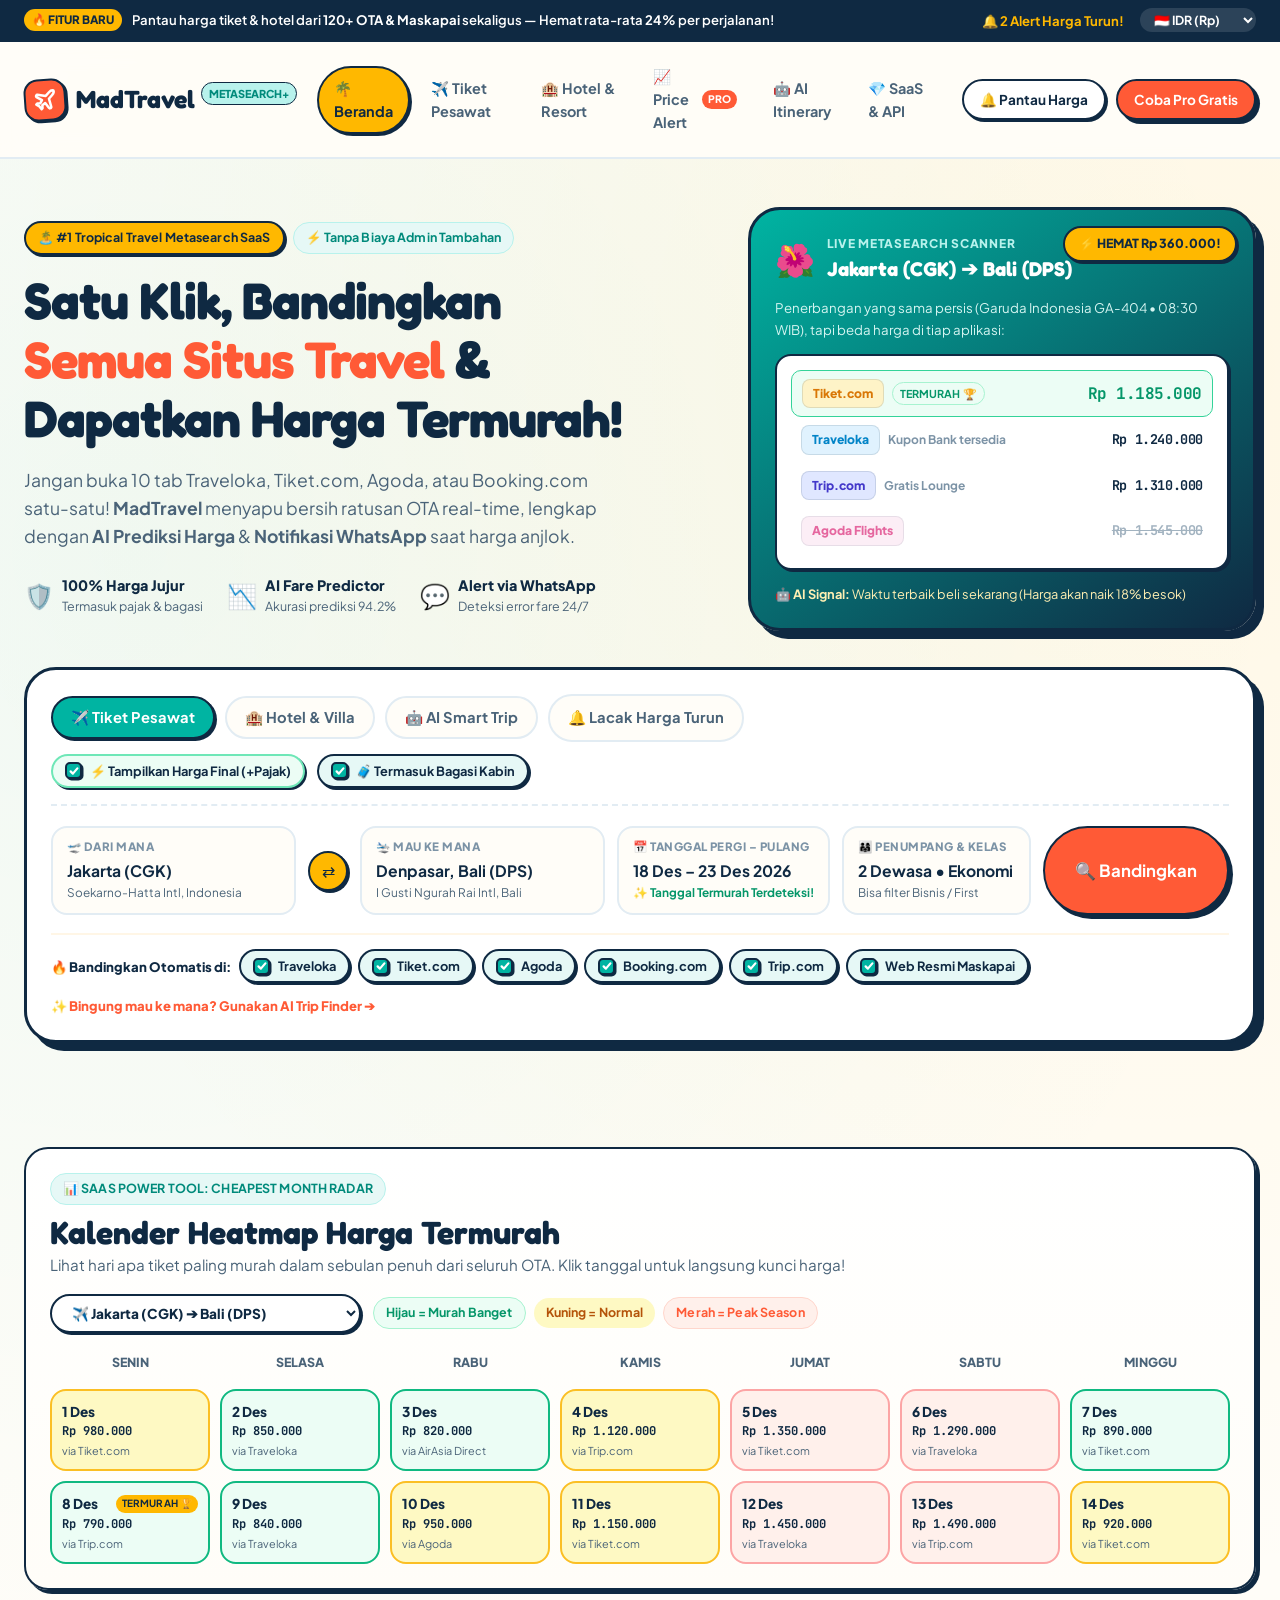
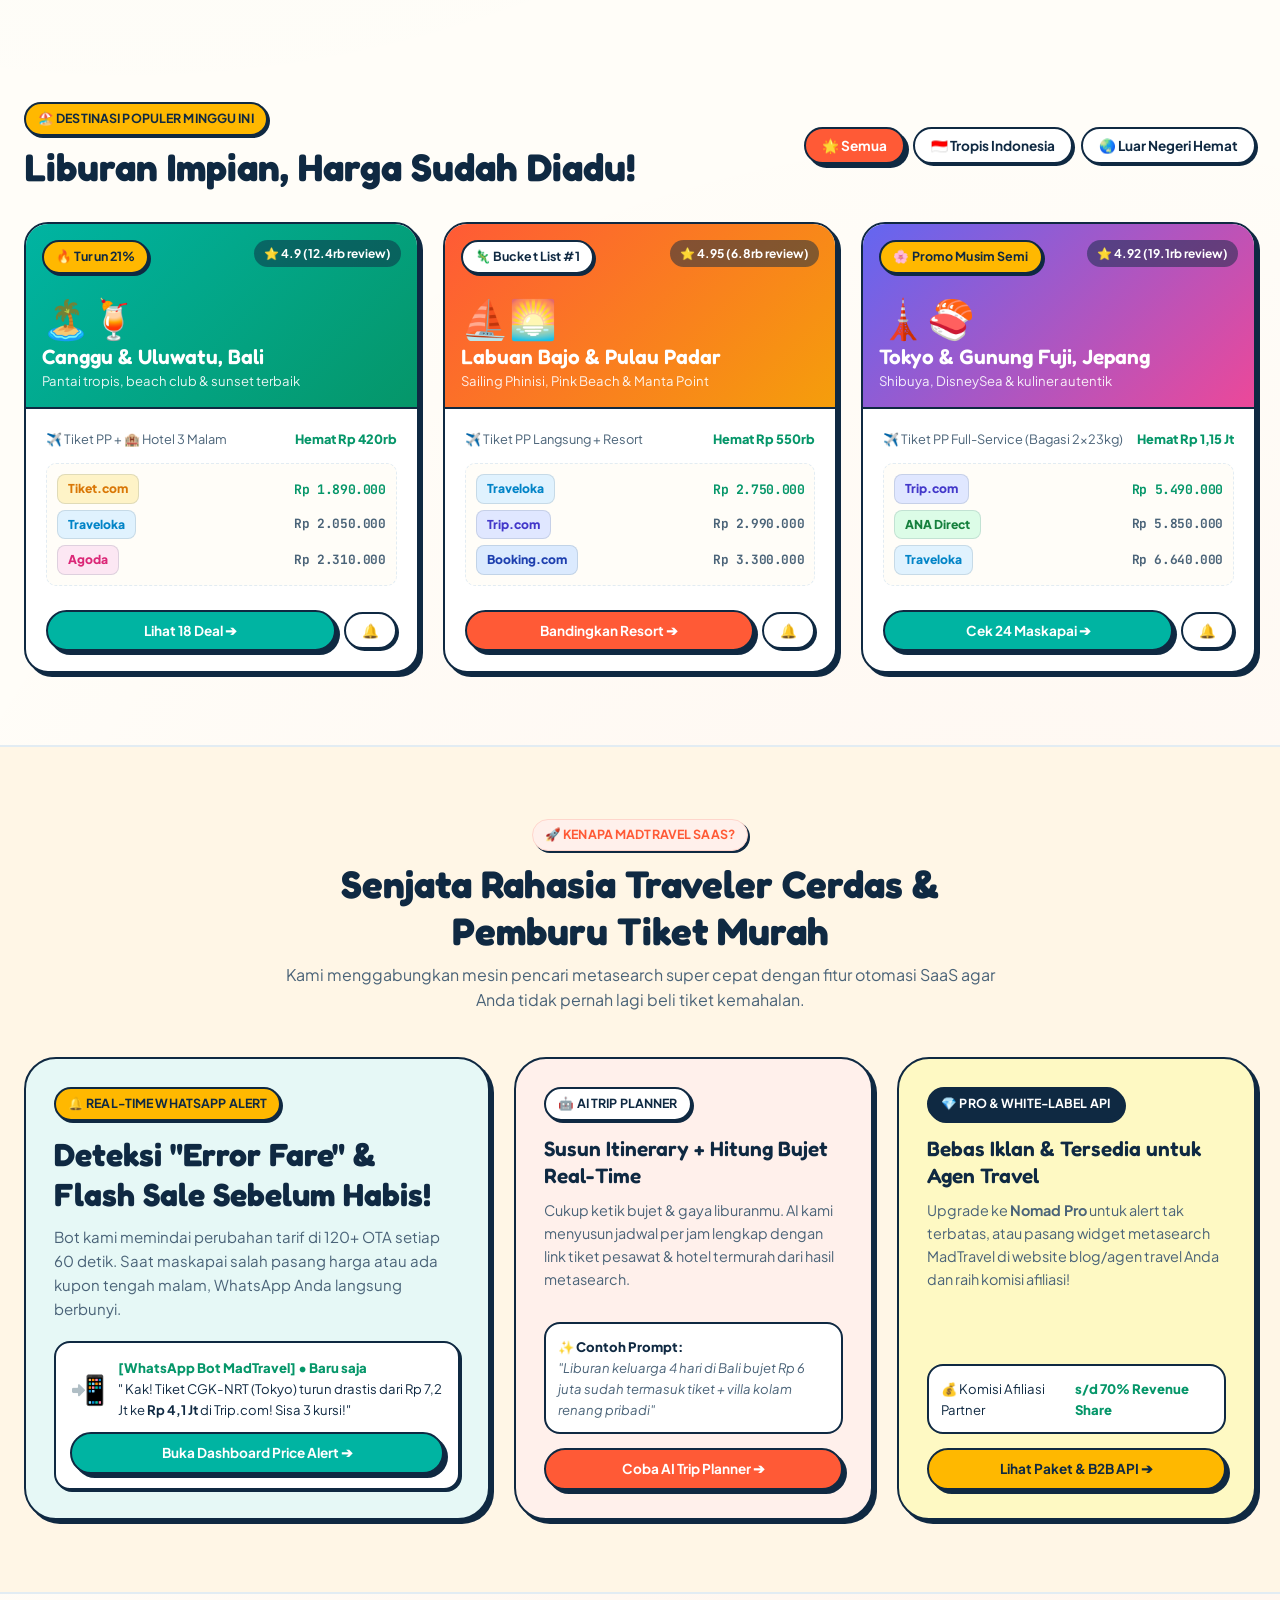
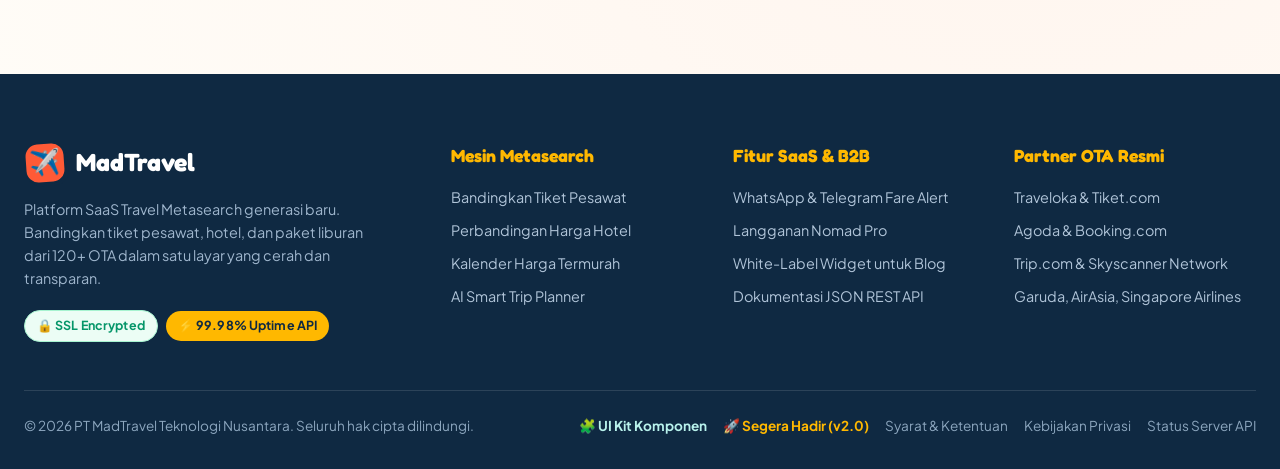
<file: index.html>
<!DOCTYPE html>
<html lang="id">
<head>
  <meta charset="UTF-8" />
  <meta name="viewport" content="width=device-width, initial-scale=1.0" />
  <title>MadTravel — Metasearch Travel & SaaS Power Tools #1 di Asia Tenggara</title>
  <link rel="stylesheet" href="assets/css/style.css" />
  <style>
    /* Page-specific styles for Home / Landing Page */
    .hero-section {
      padding: 48px 0 64px;
      position: relative;
      overflow: hidden;
    }

    .hero-top-grid {
      display: grid;
      grid-template-columns: 1.15fr 0.85fr;
      gap: 36px;
      align-items: center;
      margin-bottom: 36px;
    }

    .hero-illustration-card {
      background: linear-gradient(145deg, #00B4A2 0%, #0F2942 100%);
      border: 3px solid var(--border-bold);
      border-radius: var(--radius-xl);
      box-shadow: 8px 8px 0px var(--border-bold);
      padding: 24px;
      color: white;
      position: relative;
      overflow: hidden;
    }

    .floating-sticker {
      position: absolute;
      background: var(--sunny);
      color: var(--text-navy);
      border: 2px solid var(--border-bold);
      box-shadow: var(--shadow-pop-sm);
      border-radius: var(--radius-pill);
      padding: 6px 14px;
      font-weight: 800;
      font-size: 0.78rem;
      display: inline-flex;
      align-items: center;
      gap: 6px;
      z-index: 3;
    }

    /* Live Compare Preview Mini Table inside Hero */
    .live-ota-mini {
      background: var(--bg-card);
      color: var(--text-navy);
      border: 2px solid var(--border-bold);
      border-radius: var(--radius-md);
      padding: 14px;
      margin-top: 14px;
      box-shadow: var(--shadow-pop-sm);
    }

    .live-ota-row {
      display: flex;
      align-items: center;
      justify-content: space-between;
      padding: 8px 10px;
      border-radius: 10px;
      font-size: 0.84rem;
      font-weight: 700;
    }

    .live-ota-row.cheapest {
      background: var(--bg-lime-tint);
      border: 1.5px solid #34D399;
    }

    /* Cheapest Month Heatmap Calendar */
    .calendar-heatmap {
      display: grid;
      grid-template-columns: repeat(7, 1fr);
      gap: 10px;
      margin-top: 20px;
    }

    .cal-day-header {
      text-align: center;
      font-size: 0.78rem;
      font-weight: 800;
      color: var(--text-slate);
      text-transform: uppercase;
      padding-bottom: 6px;
    }

    .cal-cell {
      background: var(--bg-card);
      border: 2px solid var(--border-color);
      border-radius: var(--radius-md);
      padding: 10px;
      min-height: 78px;
      display: flex;
      flex-direction: column;
      justify-content: space-between;
      cursor: pointer;
      transition: var(--transition);
    }

    .cal-cell:hover {
      border-color: var(--border-bold);
      transform: translateY(-3px);
      box-shadow: var(--shadow-pop-sm);
    }

    .cal-cell.price-low {
      background: var(--bg-lime-tint);
      border-color: #10B981;
    }

    .cal-cell.price-mid {
      background: var(--bg-sunny-tint);
      border-color: #FBBF24;
    }

    .cal-cell.price-high {
      background: var(--bg-coral-tint);
      border-color: #FCA5A5;
    }

    .cal-date-num {
      font-weight: 800;
      font-size: 0.85rem;
      display: flex;
      justify-content: space-between;
      align-items: center;
    }

    .cal-price-tag {
      font-family: var(--font-mono);
      font-size: 0.76rem;
      font-weight: 700;
    }

    /* Destination Cards */
    .dest-card {
      background: var(--bg-card);
      border: 2px solid var(--border-bold);
      border-radius: var(--radius-lg);
      box-shadow: var(--shadow-pop);
      overflow: hidden;
      transition: var(--transition);
      display: flex;
      flex-direction: column;
    }

    .dest-card:hover {
      transform: translateY(-6px);
      box-shadow: 8px 10px 0px var(--border-bold);
    }

    .dest-art {
      height: 185px;
      position: relative;
      padding: 16px;
      display: flex;
      flex-direction: column;
      justify-content: space-between;
      border-bottom: 2px solid var(--border-bold);
      overflow: hidden;
    }

    .dest-body {
      padding: 20px;
      flex: 1;
      display: flex;
      flex-direction: column;
      justify-content: space-between;
    }

    .ota-mini-list {
      margin: 14px 0;
      padding: 10px;
      background: var(--bg-sand);
      border-radius: var(--radius-sm);
      border: 1.5px dashed var(--border-color);
      display: flex;
      flex-direction: column;
      gap: 6px;
    }

    /* SaaS Power Tools Bento Grid */
    .bento-grid {
      display: grid;
      grid-template-columns: 1.3fr 1fr 1fr;
      gap: 24px;
    }

    .bento-card {
      border: 2px solid var(--border-bold);
      border-radius: var(--radius-xl);
      box-shadow: var(--shadow-pop);
      padding: 28px;
      position: relative;
      overflow: hidden;
      display: flex;
      flex-direction: column;
      justify-content: space-between;
    }

    @media (max-width: 980px) {
      .hero-top-grid, .bento-grid {
        grid-template-columns: 1fr;
      }
      .calendar-heatmap {
        grid-template-columns: repeat(4, 1fr);
      }
      .cal-day-header {
        display: none;
      }
    }
  </style>
</head>
<body>

  <!-- Top Promo / SaaS Status Bar -->
  <div class="top-promo-bar">
    <div class="container top-promo-inner">
      <div class="promo-ticker">
        <span class="promo-pill">🔥 FITUR BARU</span>
        <span>Pantau harga tiket & hotel dari <strong>120+ OTA & Maskapai</strong> sekaligus — Hemat rata-rata <strong>24%</strong> per perjalanan!</span>
      </div>
      <div class="top-promo-utils">
        <a href="price-alerts.html" style="color: var(--sunny); font-weight:700;">🔔 2 Alert Harga Turun!</a>
        <select class="util-select currency-selector" aria-label="Pilih Mata Uang">
          <option value="IDR">🇮🇩 IDR (Rp)</option>
          <option value="USD">🇺🇸 USD ($)</option>
          <option value="SGD">🇸🇬 SGD (S$)</option>
          <option value="MYR">🇲🇾 MYR (RM)</option>
        </select>
      </div>
    </div>
  </div>

  <!-- Navigation Header -->
  <header class="navbar">
    <div class="container navbar-inner">
      <a href="index.html" class="brand-logo">
        <div class="brand-icon">
          <svg width="24" height="24" viewBox="0 0 24 24" fill="none" stroke="currentColor" stroke-width="2.5" stroke-linecap="round" stroke-linejoin="round">
            <path d="M17.8 19.2 16 11l3.5-3.5C21 6 21.5 4 21 3c-1-.5-3 0-4.5 1.5L13 8 4.8 6.2c-.5-.1-.9.1-1.1.5l-.3.5c-.2.5-.1 1 .3 1.3L9 12l-2 3H4l-1 1 3 2 2 3 1-1v-3l3-2 3.5 5.3c.3.4.8.5 1.3.3l.5-.2c.4-.3.6-.7.5-1.2z"/>
          </svg>
        </div>
        <span>MadTravel</span>
        <span class="brand-tag">METASEARCH+</span>
      </a>

      <nav class="nav-links" id="nav-links">
        <a href="index.html" class="nav-link active">🌴 Beranda</a>
        <a href="flights.html" class="nav-link">✈️ Tiket Pesawat</a>
        <a href="hotels.html" class="nav-link">🏨 Hotel & Resort</a>
        <a href="price-alerts.html" class="nav-link">
          📈 Price Alert
          <span class="nav-badge">PRO</span>
        </a>
        <a href="ai-planner.html" class="nav-link">🤖 AI Itinerary</a>
        <a href="pricing.html" class="nav-link">💎 SaaS & API</a>
      </nav>

      <div class="nav-actions">
        <a href="price-alerts.html" class="btn btn-outline btn-sm">🔔 Pantau Harga</a>
        <a href="pricing.html" class="btn btn-primary btn-sm">Coba Pro Gratis</a>
        <button class="mobile-menu-btn" id="mobile-menu-btn" aria-label="Buka Menu">☰</button>
      </div>
    </div>
  </header>

  <!-- Hero Section with Tropical Vibrant Aesthetic & Metasearch Box -->
  <section class="hero-section">
    <div class="container">
      <div class="hero-top-grid">
        <!-- Left Hero Copy -->
        <div>
          <div class="flex items-center gap-2 flex-wrap" style="margin-bottom: 16px;">
            <span class="badge badge-pop badge-sunny">🏝️ #1 Tropical Travel Metasearch SaaS</span>
            <span class="badge badge-turquoise">⚡ Tanpa Biaya Admin Tambahan</span>
          </div>
          <h1 class="title-display" style="margin-bottom: 18px;">
            Satu Klik, Bandingkan <span class="highlight-coral">Semua Situs Travel</span> & Dapatkan Harga Termurah!
          </h1>
          <p style="font-size: 1.1rem; color: var(--text-slate); margin-bottom: 24px; max-width: 600px;">
            Jangan buka 10 tab Traveloka, Tiket.com, Agoda, atau Booking.com satu-satu! <strong>MadTravel</strong> menyapu bersih ratusan OTA real-time, lengkap dengan <strong>AI Prediksi Harga</strong> & <strong>Notifikasi WhatsApp</strong> saat harga anjlok.
          </p>
          <div class="flex items-center gap-6 flex-wrap">
            <div class="flex items-center gap-2">
              <span style="font-size: 1.5rem;">🛡️</span>
              <div>
                <div style="font-weight: 800; font-size: 0.9rem;">100% Harga Jujur</div>
                <div style="font-size: 0.78rem; color: var(--text-slate);">Termasuk pajak & bagasi</div>
              </div>
            </div>
            <div class="flex items-center gap-2">
              <span style="font-size: 1.5rem;">📉</span>
              <div>
                <div style="font-weight: 800; font-size: 0.9rem;">AI Fare Predictor</div>
                <div style="font-size: 0.78rem; color: var(--text-slate);">Akurasi prediksi 94.2%</div>
              </div>
            </div>
            <div class="flex items-center gap-2">
              <span style="font-size: 1.5rem;">💬</span>
              <div>
                <div style="font-weight: 800; font-size: 0.9rem;">Alert via WhatsApp</div>
                <div style="font-size: 0.78rem; color: var(--text-slate);">Deteksi error fare 24/7</div>
              </div>
            </div>
          </div>
        </div>

        <!-- Right Interactive Live Metasearch Preview Card -->
        <div class="hero-illustration-card">
          <div class="floating-sticker" style="top: 16px; right: 16px;">
            <span>⚡ HEMAT Rp 360.000!</span>
          </div>
          <div class="flex items-center gap-3" style="margin-bottom: 12px;">
            <span style="font-size: 2rem;">🌺</span>
            <div>
              <div style="font-size: 0.75rem; text-transform: uppercase; letter-spacing: 0.06em; color: var(--turquoise-light); font-weight: 800;">Live Metasearch Scanner</div>
              <div style="font-family: var(--font-display); font-size: 1.25rem; font-weight: 700;">Jakarta (CGK) ➔ Bali (DPS)</div>
            </div>
          </div>

          <p style="font-size: 0.83rem; color: #D5F5F1; margin-bottom: 12px;">
            Penerbangan yang sama persis (Garuda Indonesia GA-404 • 08:30 WIB), tapi beda harga di tiap aplikasi:
          </p>

          <div class="live-ota-mini">
            <div class="live-ota-row cheapest">
              <div class="flex items-center gap-2">
                <span class="ota-badge ota-tiket">Tiket.com</span>
                <span class="badge badge-lime" style="font-size: 0.68rem; padding: 2px 7px;">TERMURAH 🏆</span>
              </div>
              <div class="text-price" style="color: var(--lime-dark); font-size: 1rem;" data-idr="1185000">Rp 1.185.000</div>
            </div>
            <div class="live-ota-row">
              <div class="flex items-center gap-2">
                <span class="ota-badge ota-traveloka">Traveloka</span>
                <span style="font-size: 0.75rem; color: var(--text-muted);">Kupon Bank tersedia</span>
              </div>
              <div class="text-price" style="color: var(--text-navy);" data-idr="1240000">Rp 1.240.000</div>
            </div>
            <div class="live-ota-row">
              <div class="flex items-center gap-2">
                <span class="ota-badge ota-trip">Trip.com</span>
                <span style="font-size: 0.75rem; color: var(--text-muted);">Gratis Lounge</span>
              </div>
              <div class="text-price" style="color: var(--text-navy);" data-idr="1310000">Rp 1.310.000</div>
            </div>
            <div class="live-ota-row" style="opacity: 0.7;">
              <div class="flex items-center gap-2">
                <span class="ota-badge ota-agoda">Agoda Flights</span>
              </div>
              <div class="text-price" style="text-decoration: line-through; color: var(--text-muted);" data-idr="1545000">Rp 1.545.000</div>
            </div>
          </div>

          <div class="flex items-center justify-between" style="margin-top: 14px; font-size: 0.8rem; color: var(--sunny-light);">
            <span>🤖 <strong>AI Signal:</strong> Waktu terbaik beli sekarang (Harga akan naik 18% besok)</span>
          </div>
        </div>
      </div>

      <!-- Universal Metasearch Engine Box -->
      <div class="metasearch-box">
        <div class="search-tabs">
          <div class="search-tab-group">
            <button type="button" class="search-tab active" data-tab-target="flight">✈️ Tiket Pesawat</button>
            <button type="button" class="search-tab" data-tab-target="hotel">🏨 Hotel & Villa</button>
            <button type="button" class="search-tab" data-tab-target="ai">🤖 AI Smart Trip</button>
            <a href="price-alerts.html" class="search-tab">🔔 Lacak Harga Turun</a>
          </div>
          <div class="flex items-center gap-3">
            <label class="ota-check-pill" style="background: var(--bg-lime-tint); border-color: #6EE7B7;">
              <input type="checkbox" checked />
              <span>⚡ Tampilkan Harga Final (+Pajak)</span>
            </label>
            <label class="ota-check-pill">
              <input type="checkbox" checked />
              <span>🧳 Termasuk Bagasi Kabin</span>
            </label>
          </div>
        </div>

        <form action="flights.html" method="GET">
          <div class="search-Input-grid">
            <div class="search-field">
              <div class="search-field-label" data-label="origin">🛫 Dari Mana</div>
              <input type="text" class="search-field-input" data-field="origin" value="Jakarta (CGK)" required />
              <div class="search-field-sub" data-sub="origin">Soekarno-Hatta Intl, Indonesia</div>
            </div>

            <button type="button" class="swap-route-btn" title="Tukar Lokasi">⇄</button>

            <div class="search-field">
              <div class="search-field-label" data-label="destination">🛬 Mau Ke Mana</div>
              <input type="text" class="search-field-input" data-field="destination" value="Denpasar, Bali (DPS)" required />
              <div class="search-field-sub" data-sub="destination">I Gusti Ngurah Rai Intl, Bali</div>
            </div>

            <div class="search-field">
              <div class="search-field-label">📅 Tanggal Pergi – Pulang</div>
              <input type="text" class="search-field-input" value="18 Des – 23 Des 2026" />
              <div class="search-field-sub" style="color: var(--lime-dark); font-weight: 700;">✨ Tanggal Termurah Terdeteksi!</div>
            </div>

            <div class="search-field">
              <div class="search-field-label">👨‍👩‍👧 Penumpang & Kelas</div>
              <input type="text" class="search-field-input" value="2 Dewasa • Ekonomi" />
              <div class="search-field-sub">Bisa filter Bisnis / First</div>
            </div>

            <button type="submit" class="btn btn-primary btn-lg" style="height: 100%; min-height: 68px;">
              <span>🔍 Bandingkan</span>
            </button>
          </div>

          <div class="ota-compare-strip">
            <div class="flex items-center gap-2">
              <span style="font-weight: 800; color: var(--text-navy);">🔥 Bandingkan Otomatis di:</span>
              <div class="ota-pills">
                <label class="ota-check-pill"><input type="checkbox" checked /> Traveloka</label>
                <label class="ota-check-pill"><input type="checkbox" checked /> Tiket.com</label>
                <label class="ota-check-pill"><input type="checkbox" checked /> Agoda</label>
                <label class="ota-check-pill"><input type="checkbox" checked /> Booking.com</label>
                <label class="ota-check-pill"><input type="checkbox" checked /> Trip.com</label>
                <label class="ota-check-pill"><input type="checkbox" checked /> Web Resmi Maskapai</label>
              </div>
            </div>
            <a href="ai-planner.html" style="color: var(--coral); font-weight: 800;">✨ Bingung mau ke mana? Gunakan AI Trip Finder ➔</a>
          </div>
        </form>
      </div>
    </div>
  </section>

  <!-- Interactive Cheapest Month Heatmap (SaaS Power Tool #1) -->
  <section class="section-sm">
    <div class="container">
      <div class="card-pop" style="background: linear-gradient(180deg, #FFFFFF 0%, #FFFDF8 100%);">
        <div class="flex items-center justify-between flex-wrap gap-4">
          <div>
            <span class="badge badge-turquoise" style="margin-bottom: 8px;">📊 SAAS POWER TOOL: CHEAPEST MONTH RADAR</span>
            <h2 class="title-h2">Kalender Heatmap Harga Termurah</h2>
            <p style="color: var(--text-slate); font-size: 0.95rem;">
              Lihat hari apa tiket paling murah dalam sebulan penuh dari seluruh OTA. Klik tanggal untuk langsung kunci harga!
            </p>
          </div>
          <div class="flex items-center gap-3 flex-wrap">
            <select id="heatmap-route-select" class="btn btn-outline btn-sm" style="font-weight: 800;">
              <option value="bali">✈️ Jakarta (CGK) ➔ Bali (DPS)</option>
              <option value="sg">✈️ Jakarta (CGK) ➔ Singapura (SIN)</option>
              <option value="tokyo">✈️ Jakarta (CGK) ➔ Tokyo (NRT)</option>
              <option value="bajo">✈️ Surabaya (SUB) ➔ Labuan Bajo (LBJ)</option>
            </select>
            <div class="flex items-center gap-2" style="font-size: 0.8rem; font-weight: 700;">
              <span class="badge badge-lime">Hijau = Murah Banget</span>
              <span class="badge" style="background: var(--bg-sunny-tint); color: #B45309;">Kuning = Normal</span>
              <span class="badge badge-coral">Merah = Peak Season</span>
            </div>
          </div>
        </div>

        <div class="calendar-heatmap" id="calendar-heatmap-grid">
          <!-- Populated dynamically via script below -->
        </div>
      </div>
    </div>
  </section>

  <!-- Trending Destinations with Multi-OTA Price Comparison -->
  <section class="section">
    <div class="container">
      <div class="flex items-center justify-between flex-wrap gap-4" style="margin-bottom: 32px;">
        <div>
          <span class="badge badge-pop badge-sunny" style="margin-bottom: 8px;">🏖️ DESTINASI POPULER MINGGU INI</span>
          <h2 class="title-h1">Liburan Impian, Harga Sudah Diadu!</h2>
        </div>
        <div class="flex items-center gap-2" id="dest-filter-tabs">
          <button class="btn btn-primary btn-sm" data-dest-filter="all">🌟 Semua</button>
          <button class="btn btn-outline btn-sm" data-dest-filter="domestik">🇮🇩 Tropis Indonesia</button>
          <button class="btn btn-outline btn-sm" data-dest-filter="internasional">🌏 Luar Negeri Hemat</button>
        </div>
      </div>

      <div class="grid-3" id="destinations-grid">
        <!-- Card 1: Bali -->
        <article class="dest-card" data-category="domestik">
          <div class="dest-art" style="background: linear-gradient(135deg, #00B4A2 0%, #059669 100%); color: white;">
            <div class="flex justify-between items-start">
              <span class="badge badge-pop badge-sunny">🔥 Turun 21%</span>
              <span style="background: rgba(15,41,66,0.5); padding: 4px 10px; border-radius: 99px; font-size: 0.75rem; font-weight: 700;">⭐ 4.9 (12.4rb review)</span>
            </div>
            <div>
              <div style="font-size: 2.4rem; line-height:1;">🏝️🍹</div>
              <h3 class="title-h3" style="color: white; margin-top: 6px;">Canggu & Uluwatu, Bali</h3>
              <p style="font-size: 0.82rem; opacity: 0.9;">Pantai tropis, beach club & sunset terbaik</p>
            </div>
          </div>
          <div class="dest-body">
            <div>
              <div class="flex justify-between items-center" style="font-size: 0.8rem; color: var(--text-slate);">
                <span>✈️ Tiket PP + 🏨 Hotel 3 Malam</span>
                <span style="color: var(--lime-dark); font-weight: 800;">Hemat Rp 420rb</span>
              </div>
              <div class="ota-mini-list">
                <div class="flex justify-between items-center" style="font-size: 0.82rem; font-weight: 700;">
                  <span class="ota-badge ota-tiket">Tiket.com</span>
                  <span class="text-price" style="color: var(--lime-dark);" data-idr="1890000">Rp 1.890.000</span>
                </div>
                <div class="flex justify-between items-center" style="font-size: 0.8rem; color: var(--text-slate);">
                  <span class="ota-badge ota-traveloka">Traveloka</span>
                  <span class="text-price" data-idr="2050000">Rp 2.050.000</span>
                </div>
                <div class="flex justify-between items-center" style="font-size: 0.8rem; color: var(--text-slate);">
                  <span class="ota-badge ota-agoda">Agoda</span>
                  <span class="text-price" data-idr="2310000">Rp 2.310.000</span>
                </div>
              </div>
            </div>
            <div class="flex items-center justify-between gap-2" style="margin-top: 10px;">
              <a href="flights.html" class="btn btn-turquoise btn-sm" style="flex: 1;">Lihat 18 Deal ➔</a>
              <button class="btn btn-outline btn-sm" onclick="showToast('Price Alert Aktif!', 'Kami akan kirim WA jika paket Bali turun di bawah Rp 1,8 Juta.', 'lime')" title="Pasang Alert">🔔</button>
            </div>
          </div>
        </article>

        <!-- Card 2: Labuan Bajo -->
        <article class="dest-card" data-category="domestik">
          <div class="dest-art" style="background: linear-gradient(135deg, #FF5A36 0%, #F59E0B 100%); color: white;">
            <div class="flex justify-between items-start">
              <span class="badge badge-pop" style="background: white; color: var(--text-navy);">🦎 Bucket List #1</span>
              <span style="background: rgba(15,41,66,0.5); padding: 4px 10px; border-radius: 99px; font-size: 0.75rem; font-weight: 700;">⭐ 4.95 (6.8rb review)</span>
            </div>
            <div>
              <div style="font-size: 2.4rem; line-height:1;">⛵🌅</div>
              <h3 class="title-h3" style="color: white; margin-top: 6px;">Labuan Bajo & Pulau Padar</h3>
              <p style="font-size: 0.82rem; opacity: 0.9;">Sailing Phinisi, Pink Beach & Manta Point</p>
            </div>
          </div>
          <div class="dest-body">
            <div>
              <div class="flex justify-between items-center" style="font-size: 0.8rem; color: var(--text-slate);">
                <span>✈️ Tiket PP Langsung + Resort</span>
                <span style="color: var(--lime-dark); font-weight: 800;">Hemat Rp 550rb</span>
              </div>
              <div class="ota-mini-list">
                <div class="flex justify-between items-center" style="font-size: 0.82rem; font-weight: 700;">
                  <span class="ota-badge ota-traveloka">Traveloka</span>
                  <span class="text-price" style="color: var(--lime-dark);" data-idr="2750000">Rp 2.750.000</span>
                </div>
                <div class="flex justify-between items-center" style="font-size: 0.8rem; color: var(--text-slate);">
                  <span class="ota-badge ota-trip">Trip.com</span>
                  <span class="text-price" data-idr="2990000">Rp 2.990.000</span>
                </div>
                <div class="flex justify-between items-center" style="font-size: 0.8rem; color: var(--text-slate);">
                  <span class="ota-badge ota-booking">Booking.com</span>
                  <span class="text-price" data-idr="3300000">Rp 3.300.000</span>
                </div>
              </div>
            </div>
            <div class="flex items-center justify-between gap-2" style="margin-top: 10px;">
              <a href="hotels.html" class="btn btn-primary btn-sm" style="flex: 1;">Bandingkan Resort ➔</a>
              <button class="btn btn-outline btn-sm" onclick="showToast('Price Alert Aktif!', 'Notifikasi penurunan harga Labuan Bajo berhasil diaktifkan.', 'lime')" title="Pasang Alert">🔔</button>
            </div>
          </div>
        </article>

        <!-- Card 3: Tokyo -->
        <article class="dest-card" data-category="internasional">
          <div class="dest-art" style="background: linear-gradient(135deg, #6366F1 0%, #EC4899 100%); color: white;">
            <div class="flex justify-between items-start">
              <span class="badge badge-pop badge-sunny">🌸 Promo Musim Semi</span>
              <span style="background: rgba(15,41,66,0.5); padding: 4px 10px; border-radius: 99px; font-size: 0.75rem; font-weight: 700;">⭐ 4.92 (19.1rb review)</span>
            </div>
            <div>
              <div style="font-size: 2.4rem; line-height:1;">🗼🍣</div>
              <h3 class="title-h3" style="color: white; margin-top: 6px;">Tokyo & Gunung Fuji, Jepang</h3>
              <p style="font-size: 0.82rem; opacity: 0.9;">Shibuya, DisneySea & kuliner autentik</p>
            </div>
          </div>
          <div class="dest-body">
            <div>
              <div class="flex justify-between items-center" style="font-size: 0.8rem; color: var(--text-slate);">
                <span>✈️ Tiket PP Full-Service (Bagasi 2x23kg)</span>
                <span style="color: var(--lime-dark); font-weight: 800;">Hemat Rp 1,15 Jt</span>
              </div>
              <div class="ota-mini-list">
                <div class="flex justify-between items-center" style="font-size: 0.82rem; font-weight: 700;">
                  <span class="ota-badge ota-trip">Trip.com</span>
                  <span class="text-price" style="color: var(--lime-dark);" data-idr="5490000">Rp 5.490.000</span>
                </div>
                <div class="flex justify-between items-center" style="font-size: 0.8rem; color: var(--text-slate);">
                  <span class="ota-badge ota-direct">ANA Direct</span>
                  <span class="text-price" data-idr="5850000">Rp 5.850.000</span>
                </div>
                <div class="flex justify-between items-center" style="font-size: 0.8rem; color: var(--text-slate);">
                  <span class="ota-badge ota-traveloka">Traveloka</span>
                  <span class="text-price" data-idr="6640000">Rp 6.640.000</span>
                </div>
              </div>
            </div>
            <div class="flex items-center justify-between gap-2" style="margin-top: 10px;">
              <a href="flights.html" class="btn btn-turquoise btn-sm" style="flex: 1;">Cek 24 Maskapai ➔</a>
              <button class="btn btn-outline btn-sm" onclick="showToast('Price Alert Aktif!', 'Pantauan tiket murah ke Jepang sudah masuk daftar lacak Anda.', 'lime')" title="Pasang Alert">🔔</button>
            </div>
          </div>
        </article>
      </div>
    </div>
  </section>

  <!-- SaaS Power Tools Bento Grid (Why MadTravel is more than just search) -->
  <section class="section" style="background: var(--bg-sand-alt); border-top: 2px solid var(--border-color); border-bottom: 2px solid var(--border-color);">
    <div class="container">
      <div style="text-align: center; max-width: 720px; margin: 0 auto 44px;">
        <span class="badge badge-pop badge-coral" style="margin-bottom: 10px;">🚀 KENAPA MADTRAVEL SAAS?</span>
        <h2 class="title-h1">Senjata Rahasia Traveler Cerdas & Pemburu Tiket Murah</h2>
        <p style="color: var(--text-slate); margin-top: 8px;">
          Kami menggabungkan mesin pencari metasearch super cepat dengan fitur otomasi SaaS agar Anda tidak pernah lagi beli tiket kemahalan.
        </p>
      </div>

      <div class="bento-grid">
        <!-- Bento 1 -->
        <div class="bento-card" style="background: var(--bg-ocean-tint);">
          <div>
            <span class="badge badge-pop badge-sunny" style="margin-bottom: 14px;">🔔 REAL-TIME WHATSAPP ALERT</span>
            <h3 class="title-h2" style="margin-bottom: 10px;">Deteksi "Error Fare" & Flash Sale Sebelum Habis!</h3>
            <p style="color: var(--text-slate); font-size: 0.94rem; margin-bottom: 20px;">
              Bot kami memindai perubahan tarif di 120+ OTA setiap 60 detik. Saat maskapai salah pasang harga atau ada kupon tengah malam, WhatsApp Anda langsung berbunyi.
            </p>
          </div>
          <div style="background: white; border: 2px solid var(--border-bold); border-radius: var(--radius-md); padding: 14px; box-shadow: var(--shadow-pop-sm);">
            <div class="flex items-center gap-3">
              <span style="font-size: 1.8rem;">📲</span>
              <div style="font-size: 0.82rem;">
                <div style="font-weight: 800; color: var(--lime-dark);">[WhatsApp Bot MadTravel] • Baru saja</div>
                <div>" Kak! Tiket CGK-NRT (Tokyo) turun drastis dari Rp 7,2 Jt ke <strong>Rp 4,1 Jt</strong> di Trip.com! Sisa 3 kursi!"</div>
              </div>
            </div>
            <div style="margin-top: 12px;">
              <a href="price-alerts.html" class="btn btn-turquoise btn-sm" style="width: 100%;">Buka Dashboard Price Alert ➔</a>
            </div>
          </div>
        </div>

        <!-- Bento 2 -->
        <div class="bento-card" style="background: var(--bg-coral-tint);">
          <div>
            <span class="badge badge-pop" style="background: white; margin-bottom: 14px;">🤖 AI TRIP PLANNER</span>
            <h3 class="title-h3" style="margin-bottom: 10px;">Susun Itinerary + Hitung Bujet Real-Time</h3>
            <p style="color: var(--text-slate); font-size: 0.9rem; margin-bottom: 18px;">
              Cukup ketik bujet & gaya liburanmu. AI kami menyusun jadwal per jam lengkap dengan link tiket pesawat & hotel termurah dari hasil metasearch.
            </p>
          </div>
          <div>
            <div style="background: white; border: 2px solid var(--border-bold); border-radius: var(--radius-md); padding: 12px; margin-bottom: 14px; font-size: 0.82rem;">
              <div style="font-weight: 800;">✨ Contoh Prompt:</div>
              <div style="color: var(--text-slate); font-style: italic;">"Liburan keluarga 4 hari di Bali bujet Rp 6 juta sudah termasuk tiket + villa kolam renang pribadi"</div>
            </div>
            <a href="ai-planner.html" class="btn btn-primary btn-sm" style="width: 100%;">Coba AI Trip Planner ➔</a>
          </div>
        </div>

        <!-- Bento 3 -->
        <div class="bento-card" style="background: var(--bg-sunny-tint);">
          <div>
            <span class="badge badge-pop" style="background: var(--text-navy); color: white; margin-bottom: 14px;">💎 PRO & WHITE-LABEL API</span>
            <h3 class="title-h3" style="margin-bottom: 10px;">Bebas Iklan & Tersedia untuk Agen Travel</h3>
            <p style="color: var(--text-slate); font-size: 0.9rem; margin-bottom: 18px;">
              Upgrade ke <strong>Nomad Pro</strong> untuk alert tak terbatas, atau pasang widget metasearch MadTravel di website blog/agen travel Anda dan raih komisi afiliasi!
            </p>
          </div>
          <div>
            <div class="flex items-center justify-between" style="background: white; border: 2px solid var(--border-bold); border-radius: var(--radius-md); padding: 12px; margin-bottom: 14px; font-size: 0.82rem;">
              <span>💰 Komisi Afiliasi Partner</span>
              <span style="font-weight: 800; color: var(--lime-dark);">s/d 70% Revenue Share</span>
            </div>
            <a href="pricing.html" class="btn btn-sunny btn-sm" style="width: 100%;">Lihat Paket & B2B API ➔</a>
          </div>
        </div>
      </div>
    </div>
  </section>

  <!-- Footer -->
  <footer class="footer">
    <div class="container">
      <div class="footer-grid">
        <div>
          <div class="brand-logo" style="color: white; margin-bottom: 14px;">
            <div class="brand-icon">✈️</div>
            <span>MadTravel</span>
          </div>
          <p style="color: #9FB6CD; font-size: 0.9rem; margin-bottom: 20px; max-width: 340px;">
            Platform SaaS Travel Metasearch generasi baru. Bandingkan tiket pesawat, hotel, dan paket liburan dari 120+ OTA dalam satu layar yang cerah dan transparan.
          </p>
          <div class="flex items-center gap-2">
            <span class="badge badge-lime">🔒 SSL Encrypted</span>
            <span class="badge badge-sunny">⚡ 99.98% Uptime API</span>
          </div>
        </div>

        <div>
          <h4 class="footer-title">Mesin Metasearch</h4>
          <div class="footer-links">
            <a href="flights.html">Bandingkan Tiket Pesawat</a>
            <a href="hotels.html">Perbandingan Harga Hotel</a>
            <a href="price-alerts.html">Kalender Harga Termurah</a>
            <a href="ai-planner.html">AI Smart Trip Planner</a>
          </div>
        </div>

        <div>
          <h4 class="footer-title">Fitur SaaS & B2B</h4>
          <div class="footer-links">
            <a href="price-alerts.html">WhatsApp & Telegram Fare Alert</a>
            <a href="pricing.html">Langganan Nomad Pro</a>
            <a href="pricing.html#b2b-widget">White-Label Widget untuk Blog</a>
            <a href="pricing.html#b2b-widget">Dokumentasi JSON REST API</a>
          </div>
        </div>

        <div>
          <h4 class="footer-title">Partner OTA Resmi</h4>
          <div class="footer-links">
            <a href="flights.html">Traveloka & Tiket.com</a>
            <a href="hotels.html">Agoda & Booking.com</a>
            <a href="flights.html">Trip.com & Skyscanner Network</a>
            <a href="flights.html">Garuda, AirAsia, Singapore Airlines</a>
          </div>
        </div>
      </div>

      <div class="footer-bottom">
        <div>© 2026 PT MadTravel Teknologi Nusantara. Seluruh hak cipta dilindungi.</div>
        <div class="flex gap-4">
          <a href="components.html" style="color: var(--turquoise-light); font-weight: 700;">🧩 UI Kit Komponen</a>
          <a href="coming-soon.html" style="color: var(--sunny); font-weight: 700;">🚀 Segera Hadir (v2.0)</a>
          <a href="pricing.html">Syarat & Ketentuan</a>
          <a href="pricing.html">Kebijakan Privasi</a>
          <a href="pricing.html">Status Server API</a>
        </div>
      </div>
    </div>
  </footer>

  <script src="assets/js/app.js"></script>
  <script>
    // Home Page Interactive Heatmap Calendar & Destination Filter
    const heatmapData = {
      bali: [
        { day: '1 Des', price: 980000, level: 'mid', ota: 'Tiket.com' },
        { day: '2 Des', price: 850000, level: 'low', ota: 'Traveloka' },
        { day: '3 Des', price: 820000, level: 'low', ota: 'AirAsia Direct' },
        { day: '4 Des', price: 1120000, level: 'mid', ota: 'Trip.com' },
        { day: '5 Des', price: 1350000, level: 'high', ota: 'Tiket.com' },
        { day: '6 Des', price: 1290000, level: 'high', ota: 'Traveloka' },
        { day: '7 Des', price: 890000, level: 'low', ota: 'Tiket.com' },
        { day: '8 Des', price: 790000, level: 'low', ota: 'Trip.com', best: true },
        { day: '9 Des', price: 840000, level: 'low', ota: 'Traveloka' },
        { day: '10 Des', price: 950000, level: 'mid', ota: 'Agoda' },
        { day: '11 Des', price: 1150000, level: 'mid', ota: 'Tiket.com' },
        { day: '12 Des', price: 1450000, level: 'high', ota: 'Traveloka' },
        { day: '13 Des', price: 1490000, level: 'high', ota: 'Trip.com' },
        { day: '14 Des', price: 920000, level: 'mid', ota: 'Tiket.com' }
      ],
      sg: [
        { day: '1 Des', price: 1150000, level: 'mid', ota: 'Trip.com' },
        { day: '2 Des', price: 990000, level: 'low', ota: 'Scoot Direct', best: true },
        { day: '3 Des', price: 1050000, level: 'low', ota: 'Traveloka' },
        { day: '4 Des', price: 1320000, level: 'mid', ota: 'Tiket.com' },
        { day: '5 Des', price: 1680000, level: 'high', ota: 'Agoda' },
        { day: '6 Des', price: 1590000, level: 'high', ota: 'Trip.com' },
        { day: '7 Des', price: 1120000, level: 'mid', ota: 'Traveloka' },
        { day: '8 Des', price: 1020000, level: 'low', ota: 'Tiket.com' },
        { day: '9 Des', price: 1040000, level: 'low', ota: 'Trip.com' },
        { day: '10 Des', price: 1210000, level: 'mid', ota: 'Traveloka' },
        { day: '11 Des', price: 1490000, level: 'high', ota: 'Tiket.com' },
        { day: '12 Des', price: 1750000, level: 'high', ota: 'Trip.com' },
        { day: '13 Des', price: 1620000, level: 'high', ota: 'Traveloka' },
        { day: '14 Des', price: 1080000, level: 'low', ota: 'Scoot Direct' }
      ],
      tokyo: [
        { day: '1 Des', price: 5800000, level: 'mid', ota: 'Trip.com' },
        { day: '2 Des', price: 5150000, level: 'low', ota: 'Trip.com', best: true },
        { day: '3 Des', price: 5290000, level: 'low', ota: 'Traveloka' },
        { day: '4 Des', price: 6100000, level: 'mid', ota: 'ANA Direct' },
        { day: '5 Des', price: 7200000, level: 'high', ota: 'Tiket.com' },
        { day: '6 Des', price: 7450000, level: 'high', ota: 'Traveloka' },
        { day: '7 Des', price: 5600000, level: 'mid', ota: 'Trip.com' },
        { day: '8 Des', price: 5300000, level: 'low', ota: 'Trip.com' },
        { day: '9 Des', price: 5400000, level: 'low', ota: 'Tiket.com' },
        { day: '10 Des', price: 5950000, level: 'mid', ota: 'Traveloka' },
        { day: '11 Des', price: 6800000, level: 'high', ota: 'Agoda' },
        { day: '12 Des', price: 7600000, level: 'high', ota: 'Trip.com' },
        { day: '13 Des', price: 7100000, level: 'high', ota: 'Traveloka' },
        { day: '14 Des', price: 5490000, level: 'low', ota: 'Trip.com' }
      ],
      bajo: [
        { day: '1 Des', price: 1420000, level: 'mid', ota: 'Traveloka' },
        { day: '2 Des', price: 1250000, level: 'low', ota: 'Tiket.com' },
        { day: '3 Des', price: 1190000, level: 'low', ota: 'Citilink', best: true },
        { day: '4 Des', price: 1550000, level: 'mid', ota: 'Traveloka' },
        { day: '5 Des', price: 1890000, level: 'high', ota: 'Trip.com' },
        { day: '6 Des', price: 1820000, level: 'high', ota: 'Tiket.com' },
        { day: '7 Des', price: 1380000, level: 'mid', ota: 'Traveloka' },
        { day: '8 Des', price: 1220000, level: 'low', ota: 'Tiket.com' },
        { day: '9 Des', price: 1290000, level: 'low', ota: 'Traveloka' },
        { day: '10 Des', price: 1490000, level: 'mid', ota: 'Agoda' },
        { day: '11 Des', price: 1750000, level: 'high', ota: 'Tiket.com' },
        { day: '12 Des', price: 1950000, level: 'high', ota: 'Traveloka' },
        { day: '13 Des', price: 1880000, level: 'high', ota: 'Trip.com' },
        { day: '14 Des', price: 1270000, level: 'low', ota: 'Tiket.com' }
      ]
    };

    function renderHeatmap(routeKey = 'bali') {
      const grid = document.getElementById('calendar-heatmap-grid');
      if (!grid) return;
      const days = ['Senin', 'Selasa', 'Rabu', 'Kamis', 'Jumat', 'Sabtu', 'Minggu'];
      const items = heatmapData[routeKey] || heatmapData.bali;

      let html = days.map(d => `<div class="cal-day-header">${d}</div>`).join('');
      html += items.map(item => `
        <div class="cal-cell price-${item.level}" onclick="window.location.href='flights.html'">
          <div class="cal-date-num">
            <span>${item.day}</span>
            ${item.best ? '<span class="badge badge-sunny" style="font-size:0.62rem; padding:1px 6px;">TERMURAH 🏆</span>' : ''}
          </div>
          <div>
            <div class="cal-price-tag" data-idr="${item.price}">${formatMoney(item.price)}</div>
            <div style="font-size: 0.68rem; color: var(--text-slate);">via ${item.ota}</div>
          </div>
        </div>
      `).join('');

      grid.innerHTML = html;
    }

    document.addEventListener('DOMContentLoaded', () => {
      renderHeatmap('bali');

      const routeSelect = document.getElementById('heatmap-route-select');
      if (routeSelect) {
        routeSelect.addEventListener('change', (e) => {
          renderHeatmap(e.target.value);
        });
      }

      window.onCurrencyChanged = () => {
        if (routeSelect) renderHeatmap(routeSelect.value);
      };

      // Destination Tabs Filter
      const filterBtns = document.querySelectorAll('[data-dest-filter]');
      const cards = document.querySelectorAll('#destinations-grid .dest-card');
      filterBtns.forEach(btn => {
        btn.addEventListener('click', () => {
          filterBtns.forEach(b => {
            b.classList.remove('btn-primary');
            b.classList.add('btn-outline');
          });
          btn.classList.remove('btn-outline');
          btn.classList.add('btn-primary');

          const cat = btn.getAttribute('data-dest-filter');
          cards.forEach(card => {
            if (cat === 'all' || card.getAttribute('data-category') === cat) {
              card.style.display = 'flex';
            } else {
              card.style.display = 'none';
            }
          });
        });
      });
    });
  </script>
</body>
</html>
</file>
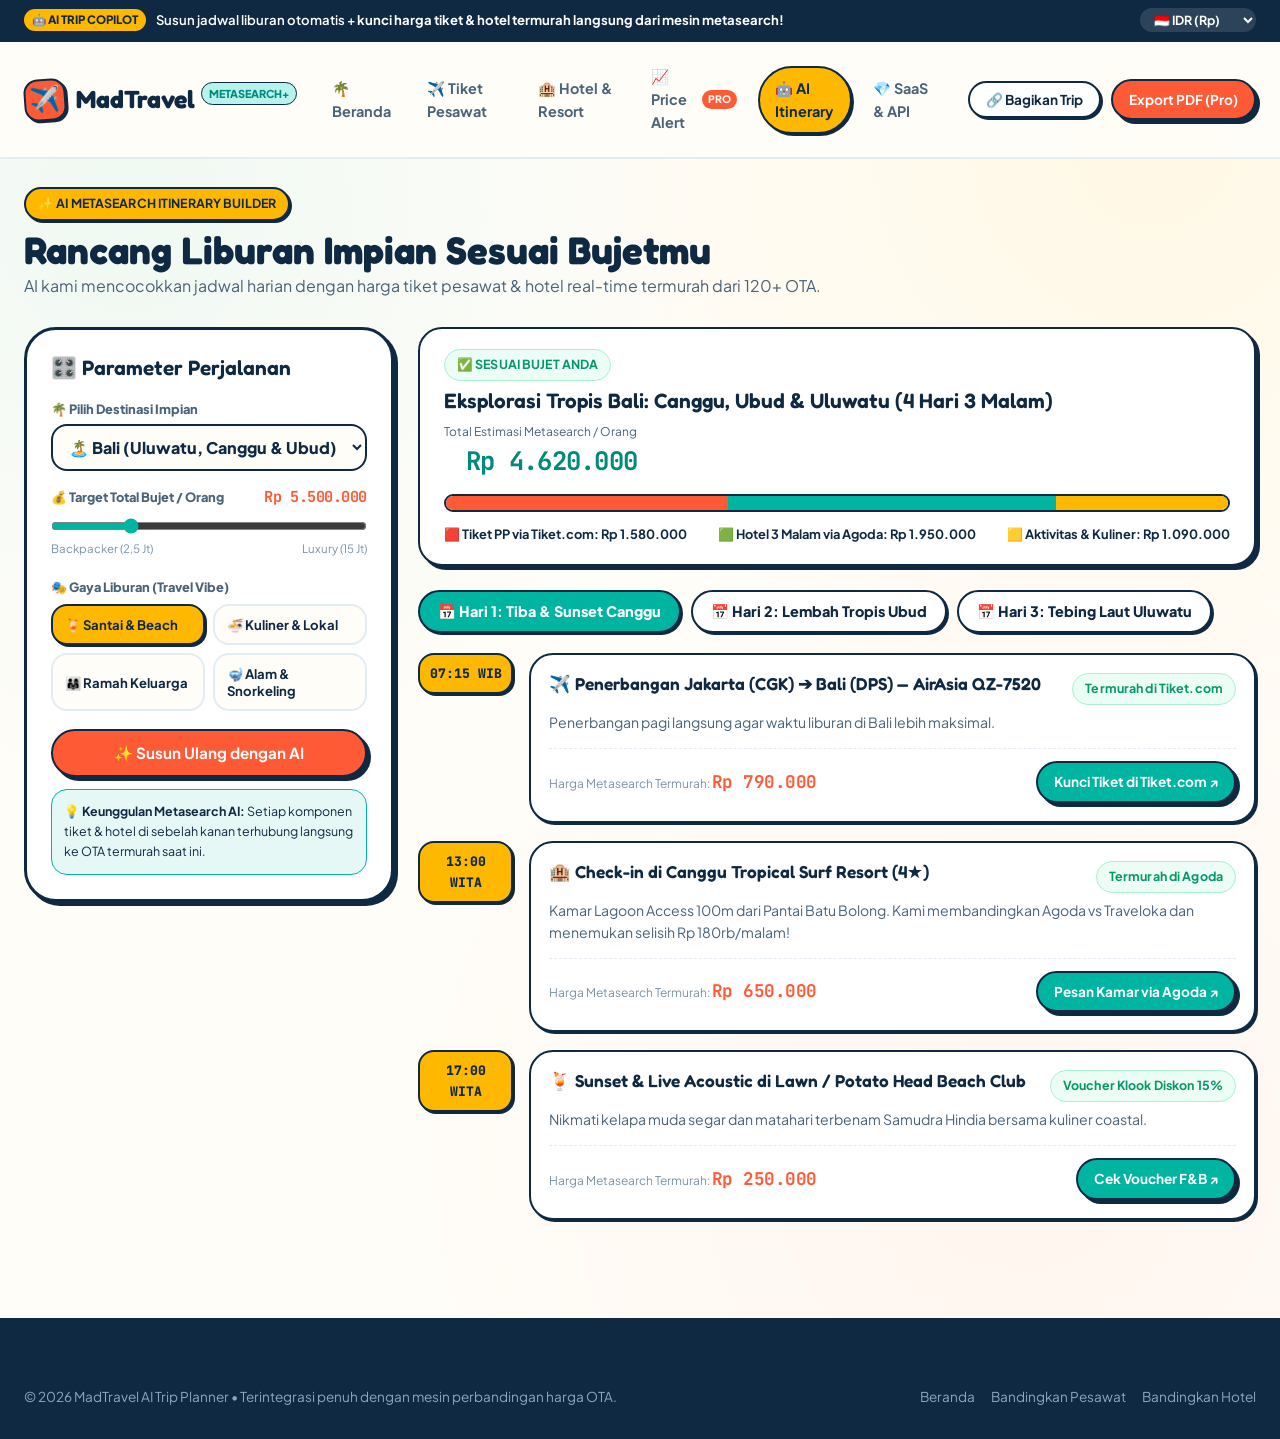
<file: ai-planner.html>
<!DOCTYPE html>
<html lang="id">
<head>
  <meta charset="UTF-8" />
  <meta name="viewport" content="width=device-width, initial-scale=1.0" />
  <title>AI Smart Trip Planner & Budget Optimizer — MadTravel SaaS</title>
  <link rel="stylesheet" href="assets/css/style.css" />
  <style>
    .planner-layout {
      display: grid;
      grid-template-columns: 370px 1fr;
      gap: 24px;
      align-items: start;
      margin-top: 28px;
    }

    .config-panel {
      background: var(--bg-card);
      border: 3px solid var(--border-bold);
      border-radius: var(--radius-xl);
      box-shadow: var(--shadow-pop);
      padding: 24px;
      position: sticky;
      top: 90px;
    }

    .vibe-grid {
      display: grid;
      grid-template-columns: 1fr 1fr;
      gap: 8px;
      margin-top: 6px;
    }

    .vibe-btn {
      padding: 10px 12px;
      border-radius: var(--radius-md);
      border: 2px solid var(--border-color);
      background: var(--bg-sand);
      font-weight: 700;
      font-size: 0.82rem;
      text-align: left;
      transition: var(--transition);
    }

    .vibe-btn.active {
      background: var(--sunny);
      border-color: var(--border-bold);
      box-shadow: var(--shadow-pop-sm);
    }

    /* Budget Allocation Bar */
    .budget-bar-card {
      background: var(--bg-card);
      border: 2px solid var(--border-bold);
      border-radius: var(--radius-lg);
      box-shadow: var(--shadow-pop);
      padding: 20px 24px;
      margin-bottom: 24px;
    }

    .stacked-progress {
      height: 18px;
      border-radius: var(--radius-pill);
      border: 2px solid var(--border-bold);
      overflow: hidden;
      display: flex;
      margin: 12px 0;
    }

    /* Timeline Days */
    .day-tabs {
      display: flex;
      gap: 10px;
      flex-wrap: wrap;
      margin-bottom: 20px;
    }

    .day-tab {
      padding: 10px 18px;
      border-radius: var(--radius-pill);
      border: 2px solid var(--border-bold);
      background: var(--bg-card);
      font-weight: 800;
      font-size: 0.9rem;
      box-shadow: var(--shadow-pop-sm);
      transition: var(--transition);
    }

    .day-tab.active {
      background: var(--turquoise);
      color: white;
    }

    .timeline-step {
      display: grid;
      grid-template-columns: 95px 1fr;
      gap: 16px;
      margin-bottom: 18px;
      position: relative;
    }

    .time-badge {
      background: var(--sunny);
      border: 2px solid var(--border-bold);
      border-radius: var(--radius-md);
      padding: 8px;
      text-align: center;
      font-family: var(--font-mono);
      font-weight: 800;
      font-size: 0.82rem;
      height: fit-content;
      box-shadow: var(--shadow-pop-sm);
    }

    .activity-card {
      background: var(--bg-card);
      border: 2px solid var(--border-bold);
      border-radius: var(--radius-lg);
      padding: 18px;
      box-shadow: var(--shadow-pop-sm);
    }

    @media (max-width: 980px) {
      .planner-layout {
        grid-template-columns: 1fr;
      }
      .config-panel {
        position: static;
      }
      .timeline-step {
        grid-template-columns: 1fr;
      }
    }
  </style>
</head>
<body>

  <!-- Top Bar -->
  <div class="top-promo-bar">
    <div class="container top-promo-inner">
      <div class="promo-ticker">
        <span class="promo-pill">🤖 AI TRIP COPILOT</span>
        <span>Susun jadwal liburan otomatis + <strong>kunci harga tiket & hotel termurah langsung dari mesin metasearch!</strong></span>
      </div>
      <div class="top-promo-utils">
        <select class="util-select currency-selector" aria-label="Pilih Mata Uang">
          <option value="IDR">🇮🇩 IDR (Rp)</option>
          <option value="USD">🇺🇸 USD ($)</option>
          <option value="SGD">🇸🇬 SGD (S$)</option>
          <option value="MYR">🇲🇾 MYR (RM)</option>
        </select>
      </div>
    </div>
  </div>

  <!-- Navbar -->
  <header class="navbar">
    <div class="container navbar-inner">
      <a href="index.html" class="brand-logo">
        <div class="brand-icon">✈️</div>
        <span>MadTravel</span>
        <span class="brand-tag">METASEARCH+</span>
      </a>

      <nav class="nav-links" id="nav-links">
        <a href="index.html" class="nav-link">🌴 Beranda</a>
        <a href="flights.html" class="nav-link">✈️ Tiket Pesawat</a>
        <a href="hotels.html" class="nav-link">🏨 Hotel & Resort</a>
        <a href="price-alerts.html" class="nav-link">📈 Price Alert <span class="nav-badge">PRO</span></a>
        <a href="ai-planner.html" class="nav-link active">🤖 AI Itinerary</a>
        <a href="pricing.html" class="nav-link">💎 SaaS & API</a>
      </nav>

      <div class="nav-actions">
        <button class="btn btn-outline btn-sm" onclick="showToast('Link Disalin!', 'Tautan itinerary siap dibagikan ke grup WhatsApp keluarga/teman.', 'turquoise')">🔗 Bagikan Trip</button>
        <a href="pricing.html" class="btn btn-primary btn-sm">Export PDF (Pro)</a>
        <button class="mobile-menu-btn" id="mobile-menu-btn">☰</button>
      </div>
    </div>
  </header>

  <main class="container" style="padding-top: 28px;">
    <div class="flex justify-between items-center flex-wrap gap-4">
      <div>
        <span class="badge badge-pop badge-sunny" style="margin-bottom: 6px;">✨ AI METASEARCH ITINERARY BUILDER</span>
        <h1 class="title-h1">Rancang Liburan Impian Sesuai Bujetmu</h1>
        <p style="color: var(--text-slate);">AI kami mencocokkan jadwal harian dengan harga tiket pesawat & hotel real-time termurah dari 120+ OTA.</p>
      </div>
    </div>

    <div class="planner-layout">
      <!-- Left Generator Control Panel -->
      <aside class="config-panel">
        <h3 class="title-h3" style="margin-bottom: 14px;">🎛️ Parameter Perjalanan</h3>

        <div style="margin-bottom: 14px;">
          <label style="font-size: 0.8rem; font-weight: 800; color: var(--text-slate);">🌴 Pilih Destinasi Impian</label>
          <select id="ai-dest-select" style="width:100%; background:var(--bg-sand); border:2px solid var(--border-bold); border-radius:var(--radius-md); padding:10px 12px; font-weight:800; margin-top:4px; cursor:pointer;">
            <option value="bali">🏝️ Bali (Uluwatu, Canggu & Ubud) — 4H3M</option>
            <option value="bajo">⛵ Labuan Bajo & Pulau Padar — 4H3M</option>
            <option value="tokyo">🗼 Tokyo & Gunung Fuji, Jepang — 5H4M</option>
          </select>
        </div>

        <div style="margin-bottom: 14px;">
          <div class="flex justify-between items-center">
            <label style="font-size: 0.8rem; font-weight: 800; color: var(--text-slate);">💰 Target Total Bujet / Orang</label>
            <span id="ai-budget-display" class="text-price" style="color: var(--coral); font-size: 0.95rem;">Rp 5.500.000</span>
          </div>
          <input type="range" id="ai-budget-slider" min="2500000" max="15000000" step="250000" value="5500000" style="width: 100%; accent-color: var(--turquoise); margin-top: 8px; cursor: pointer;" />
          <div class="flex justify-between" style="font-size: 0.72rem; color: var(--text-muted);">
            <span>Backpacker (2,5 Jt)</span>
            <span>Luxury (15 Jt)</span>
          </div>
        </div>

        <div style="margin-bottom: 18px;">
          <label style="font-size: 0.8rem; font-weight: 800; color: var(--text-slate);">🎭 Gaya Liburan (Travel Vibe)</label>
          <div class="vibe-grid">
            <button type="button" class="vibe-btn active" onclick="selectVibe(this, 'Santai & Beach Club')">🍹 Santai & Beach</button>
            <button type="button" class="vibe-btn" onclick="selectVibe(this, 'Kuliner & Hidden Gem')">🍜 Kuliner & Lokal</button>
            <button type="button" class="vibe-btn" onclick="selectVibe(this, 'Keluarga & Anak')">👨‍👩‍👧 Ramah Keluarga</button>
            <button type="button" class="vibe-btn" onclick="selectVibe(this, 'Petualangan & Alam')">🤿 Alam & Snorkeling</button>
          </div>
        </div>

        <button class="btn btn-primary" style="width: 100%; margin-bottom: 12px;" onclick="regenerateItinerary()">
          ✨ Susun Ulang dengan AI
        </button>

        <div style="background: var(--bg-ocean-tint); border: 1.5px solid var(--turquoise); border-radius: var(--radius-md); padding: 12px; font-size: 0.78rem; color: var(--text-navy);">
          💡 <strong>Keunggulan Metasearch AI:</strong> Setiap komponen tiket & hotel di sebelah kanan terhubung langsung ke OTA termurah saat ini.
        </div>
      </aside>

      <!-- Right Itinerary Output Area -->
      <section>
        <!-- Smart Budget Breakdown Card -->
        <div class="budget-bar-card">
          <div class="flex justify-between items-center flex-wrap gap-2">
            <div>
              <span class="badge badge-lime">✅ SESUAI BUJET ANDA</span>
              <h2 class="title-h3" id="plan-header-title" style="margin-top: 6px;">Eksplorasi Tropis Bali: Canggu, Ubud & Uluwatu (4 Hari 3 Malam)</h2>
            </div>
            <div style="text-align: right;">
              <div style="font-size: 0.75rem; color: var(--text-slate);">Total Estimasi Metasearch / Orang</div>
              <div class="text-price" style="font-size: 1.6rem; color: var(--turquoise-dark);" id="plan-total-cost" data-idr="4620000">Rp 4.620.000</div>
            </div>
          </div>

          <div class="stacked-progress">
            <div style="width: 36%; background: var(--coral);" title="Tiket Pesawat PP (36%)"></div>
            <div style="width: 42%; background: var(--turquoise);" title="Hotel & Villa 3 Malam (42%)"></div>
            <div style="width: 22%; background: var(--sunny);" title="Kuliner, Tiket Wisata & Transport (22%)"></div>
          </div>

          <div class="flex justify-between flex-wrap gap-2" style="font-size: 0.8rem; font-weight: 700;">
            <span>🟥 Tiket PP via Tiket.com: <strong id="cost-flight">Rp 1.580.000</strong></span>
            <span>🟩 Hotel 3 Malam via Agoda: <strong id="cost-hotel">Rp 1.950.000</strong></span>
            <span>🟨 Aktivitas & Kuliner: <strong id="cost-activity">Rp 1.090.000</strong></span>
          </div>
        </div>

        <!-- Day Selector Tabs -->
        <div class="day-tabs" id="day-tabs-bar"></div>

        <!-- Timeline Steps Container -->
        <div id="itinerary-timeline-container"></div>
      </section>
    </div>
  </main>

  <footer class="footer">
    <div class="container footer-bottom" style="border-top: none; padding-top: 0;">
      <div>© 2026 MadTravel AI Trip Planner • Terintegrasi penuh dengan mesin perbandingan harga OTA.</div>
      <div class="flex gap-4">
        <a href="index.html">Beranda</a>
        <a href="flights.html">Bandingkan Pesawat</a>
        <a href="hotels.html">Bandingkan Hotel</a>
      </div>
    </div>
  </footer>

  <script src="assets/js/app.js"></script>
  <script>
    const itineraryDatabase = {
      bali: {
        title: 'Eksplorasi Tropis Bali: Canggu, Ubud & Uluwatu (4 Hari 3 Malam)',
        totalCost: 4620000,
        flightCost: 1580000,
        hotelCost: 1950000,
        actCost: 1090000,
        days: [
          {
            dayLabel: 'Hari 1: Tiba & Sunset Canggu',
            steps: [
              {
                time: '07:15 WIB',
                title: '✈️ Penerbangan Jakarta (CGK) ➔ Bali (DPS) — AirAsia QZ-7520',
                desc: 'Penerbangan pagi langsung agar waktu liburan di Bali lebih maksimal.',
                otaTag: 'Termurah di Tiket.com',
                price: 790000,
                link: 'flights.html',
                btnText: 'Kunci Tiket di Tiket.com ↗'
              },
              {
                time: '13:00 WITA',
                title: '🏨 Check-in di Canggu Tropical Surf Resort (4★)',
                desc: 'Kamar Lagoon Access 100m dari Pantai Batu Bolong. Kami membandingkan Agoda vs Traveloka dan menemukan selisih Rp 180rb/malam!',
                otaTag: 'Termurah di Agoda',
                price: 650000,
                link: 'hotels.html',
                btnText: 'Pesan Kamar via Agoda ↗'
              },
              {
                time: '17:00 WITA',
                title: '🍹 Sunset & Live Acoustic di Lawn / Potato Head Beach Club',
                desc: 'Nikmati kelapa muda segar dan matahari terbenam Samudra Hindia bersama kuliner coastal.',
                otaTag: 'Voucher Klook Diskon 15%',
                price: 250000,
                link: 'hotels.html',
                btnText: 'Cek Voucher F&B ↗'
              }
            ]
          },
          {
            dayLabel: 'Hari 2: Lembah Tropis Ubud',
            steps: [
              {
                time: '08:30 WITA',
                title: '🌾 Trekking Pagi Tegallalang Rice Terrace & Jungle Swing',
                desc: 'Udara pagi Ubud yang sejuk dilanjutkan kopi Kintamani di tepi lembah.',
                otaTag: 'Tiket Masuk Bundling',
                price: 185000,
                link: 'index.html',
                btnText: 'Lihat Paket Wisata ↗'
              },
              {
                time: '13:30 WITA',
                title: '🏊‍♂️ Day Pass Infinity Pool di The Kayon Jungle Resort',
                desc: 'Berenang di kolam bertingkat ikonik Ubud sudah termasuk makan siang 2 hidangan.',
                otaTag: 'Promo Traveloka Xperience',
                price: 420000,
                link: 'hotels.html',
                btnText: 'Lihat Resort di Peta ↗'
              }
            ]
          },
          {
            dayLabel: 'Hari 3: Tebing Laut Uluwatu',
            steps: [
              {
                time: '10:00 WITA',
                title: '🏖️ Bersantai di Pantai Melasti & Padang-Padang',
                desc: 'Air laut biru jernih dengan tebing kapur raksasa yang fotogenik.',
                otaTag: 'Sewa Mobil + Supir Seharian',
                price: 275000,
                link: 'index.html',
                btnText: 'Bandingkan Sewa Mobil ↗'
              },
              {
                time: '18:00 WITA',
                title: '🔥 Tari Kecak Sunset Uluwatu & Seafood BBQ Jimbaran',
                desc: 'Tonton pertunjukan budaya di atas tebing laut lalu makan malam ikan bakar di tepi pantai.',
                otaTag: 'Hemat 20% via Tiket.com',
                price: 310000,
                link: 'index.html',
                btnText: 'Ambil e-Voucher ↗'
              }
            ]
          }
        ]
      },
      bajo: {
        title: 'Sailing Phinisi Labuan Bajo, Pulau Padar & Komodo (4 Hari 3 Malam)',
        totalCost: 5890000,
        flightCost: 2380000,
        hotelCost: 2450000,
        actCost: 1060000,
        days: [
          {
            dayLabel: 'Hari 1: Terbang ke Flores & Sunset Bukit Sylvia',
            steps: [
              {
                time: '09:40 WIB',
                title: '✈️ Penerbangan Langsung ke Labuan Bajo (LBJ) — Citilink',
                desc: 'Sudah termasuk bagasi 15kg untuk peralatan snorkeling & kamera.',
                otaTag: 'Termurah di Traveloka',
                price: 1190000,
                link: 'flights.html',
                btnText: 'Cek Tiket LBJ ↗'
              },
              {
                time: '15:00 WITA',
                title: '🏨 Menginap di Seaesta Komodo Hostel & Resort',
                desc: 'Rooftop pool menghadap pelabuhan kapal Phinisi Labuan Bajo.',
                otaTag: 'Termurah di Booking.com',
                price: 820000,
                link: 'hotels.html',
                btnText: 'Bandingkan Kamar ↗'
              }
            ]
          },
          {
            dayLabel: 'Hari 2: Sailing Pulau Padar, Pink Beach & Manta Point',
            steps: [
              {
                time: '05:30 WITA',
                title: '⛵ Full-Day Speedboat / Phinisi Hopping 6 Pulau',
                desc: 'Sunrise puncak Pulau Padar, melihat Komodo asli, dan berenang bersama pari Manta.',
                otaTag: 'Termurah di Tiket.com',
                price: 1060000,
                link: 'index.html',
                btnText: 'Bandingkan Operator Kapal ↗'
              }
            ]
          }
        ]
      },
      tokyo: {
        title: 'Petualangan Jepang: Shibuya, Asakusa & Gunung Fuji (5 Hari 4 Malam)',
        totalCost: 9850000,
        flightCost: 5490000,
        hotelCost: 2960000,
        actCost: 1400000,
        days: [
          {
            dayLabel: 'Hari 1: Tiba di Tokyo Narita & Malam Shinjuku',
            steps: [
              {
                time: '06:20 WIB',
                title: '✈️ Penerbangan Jakarta (CGK) ➔ Tokyo Narita (NRT)',
                desc: 'Termasuk bagasi 2x23kg. Ditemukan diskon khusus di Trip.com!',
                otaTag: 'Termurah di Trip.com',
                price: 5490000,
                link: 'flights.html',
                btnText: 'Lihat Tiket Jepang ↗'
              },
              {
                time: '16:00 JST',
                title: '🏨 Check-in APA Hotel & Resort Shinjuku Gyoenmae',
                desc: '200 meter dari stasiun Metro Tokyo, mudah ke mana-mana.',
                otaTag: 'Termurah di Agoda',
                price: 2960000,
                link: 'hotels.html',
                btnText: 'Cek Tarif Agoda ↗'
              }
            ]
          },
          {
            dayLabel: 'Hari 2: Kawaguchiko Gunung Fuji & Shibuya Sky',
            steps: [
              {
                time: '08:00 JST',
                title: '🗻 Day Trip Gunung Fuji & Danau Kawaguchiko',
                desc: 'Termasuk tiket bus ekspres Shinjuku PP dan kereta gantung.',
                otaTag: 'Promo Klook / Trip.com',
                price: 890000,
                link: 'index.html',
                btnText: 'Bandingkan Pass Jepang ↗'
              }
            ]
          }
        ]
      }
    };

    let currentDestKey = 'bali';
    let currentDayIdx = 0;

    function renderPlanner() {
      const data = itineraryDatabase[currentDestKey] || itineraryDatabase.bali;

      document.getElementById('plan-header-title').textContent = data.title;
      document.getElementById('plan-total-cost').textContent = formatMoney(data.totalCost);
      document.getElementById('cost-flight').textContent = formatMoney(data.flightCost);
      document.getElementById('cost-hotel').textContent = formatMoney(data.hotelCost);
      document.getElementById('cost-activity').textContent = formatMoney(data.actCost);

      // Render Day Tabs
      const tabsBar = document.getElementById('day-tabs-bar');
      tabsBar.innerHTML = data.days.map((d, idx) => `
        <button class="day-tab ${idx === currentDayIdx ? 'active' : ''}" onclick="switchDay(${idx})">
          📅 ${d.dayLabel}
        </button>
      `).join('');

      // Render Steps
      const dayObj = data.days[currentDayIdx] || data.days[0];
      const timeline = document.getElementById('itinerary-timeline-container');
      timeline.innerHTML = dayObj.steps.map(st => `
        <div class="timeline-step">
          <div class="time-badge">${st.time}</div>
          <div class="activity-card">
            <div class="flex justify-between items-start flex-wrap gap-2" style="margin-bottom: 6px;">
              <h4 class="title-h3" style="font-size: 1.08rem;">${st.title}</h4>
              <span class="badge badge-lime">${st.otaTag}</span>
            </div>
            <p style="font-size: 0.88rem; color: var(--text-slate); margin-bottom: 14px;">${st.desc}</p>
            <div class="flex justify-between items-center flex-wrap gap-2" style="padding-top: 12px; border-top: 1.5px dashed var(--border-color);">
              <div>
                <span style="font-size: 0.75rem; color: var(--text-muted);">Harga Metasearch Termurah: </span>
                <span class="text-price" style="font-size: 1.1rem; color: var(--coral);">${formatMoney(st.price)}</span>
              </div>
              <a href="${st.link}" class="btn btn-turquoise btn-sm">${st.btnText}</a>
            </div>
          </div>
        </div>
      `).join('');
    }

    function switchDay(idx) {
      currentDayIdx = idx;
      renderPlanner();
    }

    function selectVibe(btn, vibeName) {
      document.querySelectorAll('.vibe-btn').forEach(b => b.classList.remove('active'));
      btn.classList.add('active');
      showToast('Gaya Liburan Dipilih', `AI menyesuaikan rekomendasi untuk gaya "${vibeName}".`, 'sunny');
    }

    function regenerateItinerary() {
      const sel = document.getElementById('ai-dest-select');
      currentDestKey = sel ? sel.value : 'bali';
      currentDayIdx = 0;
      renderPlanner();
      showToast('Itinerary Berhasil Disusun!', 'Seluruh harga tiket & hotel telah disinkronkan dengan OTA termurah.', 'lime');
    }

    document.addEventListener('DOMContentLoaded', () => {
      renderPlanner();

      document.getElementById('ai-dest-select')?.addEventListener('change', (e) => {
        currentDestKey = e.target.value;
        currentDayIdx = 0;
        renderPlanner();
      });

      document.getElementById('ai-budget-slider')?.addEventListener('input', (e) => {
        document.getElementById('ai-budget-display').textContent = formatMoney(parseInt(e.target.value, 10));
      });

      window.onCurrencyChanged = () => renderPlanner();
    });
  </script>
</body>
</html>
</file>
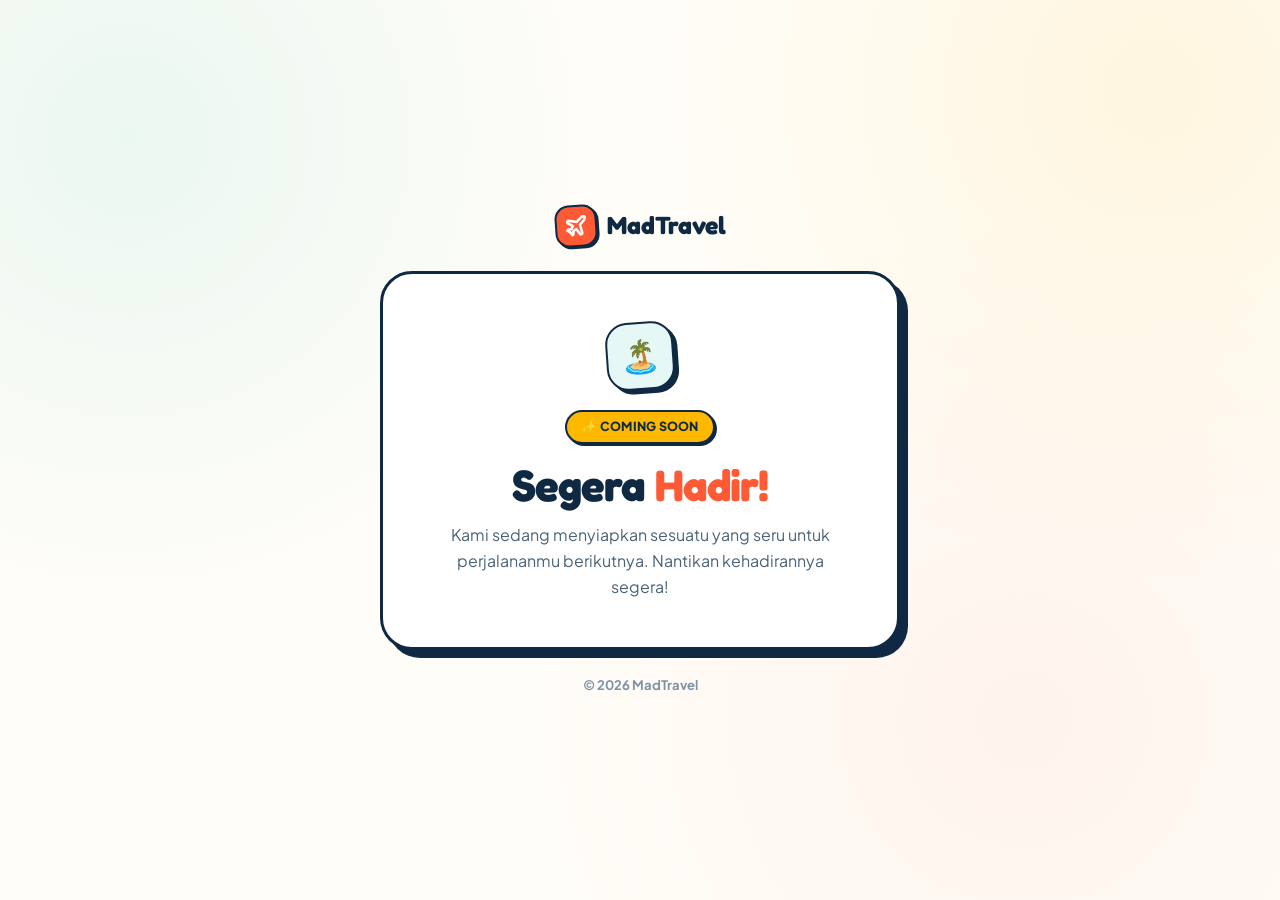
<file: coming-soon.html>
<!DOCTYPE html>
<html lang="id">
<head>
  <meta charset="UTF-8" />
  <meta name="viewport" content="width=device-width, initial-scale=1.0" />
  <title>Coming Soon — MadTravel</title>

  <!-- Google Fonts via link (Bebas error @import dan render lebih cepat) -->
  <link rel="preconnect" href="https://fonts.googleapis.com" />
  <link rel="preconnect" href="https://fonts.gstatic.com" crossorigin />
  <link href="https://fonts.googleapis.com/css2?family=Fredoka:wght@500;600;700&family=Plus+Jakarta+Sans:wght@400;500;600;700;800&display=swap" rel="stylesheet" />

  <style>
    :root {
      --bg-sand: #FFFDF8;
      --bg-card: #FFFFFF;
      --bg-ocean-tint: #E6F8F6;
      --text-navy: #0F2942;
      --text-slate: #4A6378;
      --text-muted: #7C93A6;
      --coral: #FF5A36;
      --sunny: #FFB800;
      --border-bold: #0F2942;
      --shadow-pop: 4px 4px 0px #0F2942;
      --shadow-pop-sm: 2px 2px 0px #0F2942;
      --radius-md: 16px;
      --radius-xl: 32px;
      --radius-pill: 9999px;
      --font-display: 'Fredoka', 'Plus Jakarta Sans', sans-serif;
      --font-sans: 'Plus Jakarta Sans', -apple-system, BlinkMacSystemFont, sans-serif;
      --transition: all 0.22s cubic-bezier(0.34, 1.56, 0.64, 1);
    }

    *, *::before, *::after {
      box-sizing: border-box;
      margin: 0;
      padding: 0;
    }

    body {
      font-family: var(--font-sans);
      background-color: var(--bg-sand);
      color: var(--text-navy);
      line-height: 1.6;
      overflow-x: hidden;
      background-image: 
        radial-gradient(circle at 10% 15%, rgba(0, 180, 162, 0.08) 0%, transparent 35%),
        radial-gradient(circle at 90% 10%, rgba(255, 184, 0, 0.1) 0%, transparent 35%),
        radial-gradient(circle at 80% 80%, rgba(255, 90, 54, 0.06) 0%, transparent 40%);
    }

    .coming-soon-page {
      min-height: 100vh;
      display: flex;
      flex-direction: column;
      align-items: center;
      justify-content: center;
      padding: 24px;
      position: relative;
    }

    /* Brand Logo */
    .brand-logo {
      display: flex;
      align-items: center;
      gap: 10px;
      font-family: var(--font-display);
      font-size: 1.55rem;
      font-weight: 700;
      color: var(--text-navy);
      margin-bottom: 24px;
    }

    .brand-icon {
      width: 42px;
      height: 42px;
      border-radius: 14px;
      background: var(--coral);
      border: 2px solid var(--border-bold);
      box-shadow: var(--shadow-pop-sm);
      display: flex;
      align-items: center;
      justify-content: center;
      color: white;
      transform: rotate(-4deg);
      transition: var(--transition);
    }

    .brand-logo:hover .brand-icon {
      transform: rotate(6deg) scale(1.06);
    }

    /* Card Neo-Brutalism */
    .coming-card {
      background: var(--bg-card);
      border: 3px solid var(--border-bold);
      border-radius: var(--radius-xl);
      box-shadow: 8px 8px 0px var(--border-bold);
      padding: 48px 40px;
      max-width: 520px;
      width: 100%;
      text-align: center;
      position: relative;
      transition: var(--transition);
    }

    .coming-card:hover {
      transform: translateY(-4px);
      box-shadow: 10px 10px 0px var(--border-bold);
    }

    .floating-deco {
      display: inline-flex;
      align-items: center;
      justify-content: center;
      width: 68px;
      height: 68px;
      border-radius: 22px;
      background: var(--bg-ocean-tint);
      border: 2.5px solid var(--border-bold);
      box-shadow: var(--shadow-pop);
      font-size: 2rem;
      margin-bottom: 20px;
      transform: rotate(-4deg);
      transition: var(--transition);
    }

    .coming-card:hover .floating-deco {
      transform: rotate(6deg) scale(1.06);
      background: var(--sunny);
    }

    .badge {
      display: inline-flex;
      align-items: center;
      gap: 6px;
      padding: 5px 14px;
      border-radius: var(--radius-pill);
      font-size: 0.78rem;
      font-weight: 800;
      letter-spacing: 0.02em;
      border: 2px solid var(--border-bold);
      box-shadow: var(--shadow-pop-sm);
      background: var(--sunny);
      color: var(--text-navy);
      margin-bottom: 16px;
    }

    .title-display {
      font-family: var(--font-display);
      font-size: clamp(2rem, 4vw, 2.75rem);
      font-weight: 700;
      line-height: 1.15;
      letter-spacing: -0.02em;
      color: var(--text-navy);
      margin-bottom: 12px;
    }

    .highlight-coral {
      color: var(--coral);
    }

    @media (max-width: 540px) {
      .coming-card {
        padding: 36px 24px;
      }
    }
  </style>
</head>
<body>

  <main class="coming-soon-page">
    <!-- Brand Identity -->
    <div class="brand-logo">
      <div class="brand-icon">
        <svg width="24" height="24" viewBox="0 0 24 24" fill="none" stroke="currentColor" stroke-width="2.5" stroke-linecap="round" stroke-linejoin="round">
          <path d="M17.8 19.2 16 11l3.5-3.5C21 6 21.5 4 21 3c-1-.5-3 0-4.5 1.5L13 8 4.8 6.2c-.5-.1-.9.1-1.1.5l-.3.5c-.2.5-.1 1 .3 1.3L9 12l-2 3H4l-1 1 3 2 2 3 1-1v-3l3-2 3.5 5.3c.3.4.8.5 1.3.3l.5-.2c.4-.3.6-.7.5-1.2z"/>
        </svg>
      </div>
      <span>MadTravel</span>
    </div>

    <!-- Simple Neo-Brutalist Coming Soon Card -->
    <section class="coming-card">
      <div class="floating-deco">🏝️</div>

      <div>
        <span class="badge">
          ✨ COMING SOON
        </span>
      </div>

      <h1 class="title-display">
        Segera <span class="highlight-coral">Hadir!</span>
      </h1>

      <p style="color: var(--text-slate); font-size: 1rem; max-width: 400px; margin: 0 auto;">
        Kami sedang menyiapkan sesuatu yang seru untuk perjalananmu berikutnya. Nantikan kehadirannya segera!
      </p>
    </section>

    <p style="margin-top: 24px; font-size: 0.82rem; font-weight: 700; color: var(--text-muted);">
      © 2026 MadTravel
    </p>
  </main>

</body>
</html>
</file>
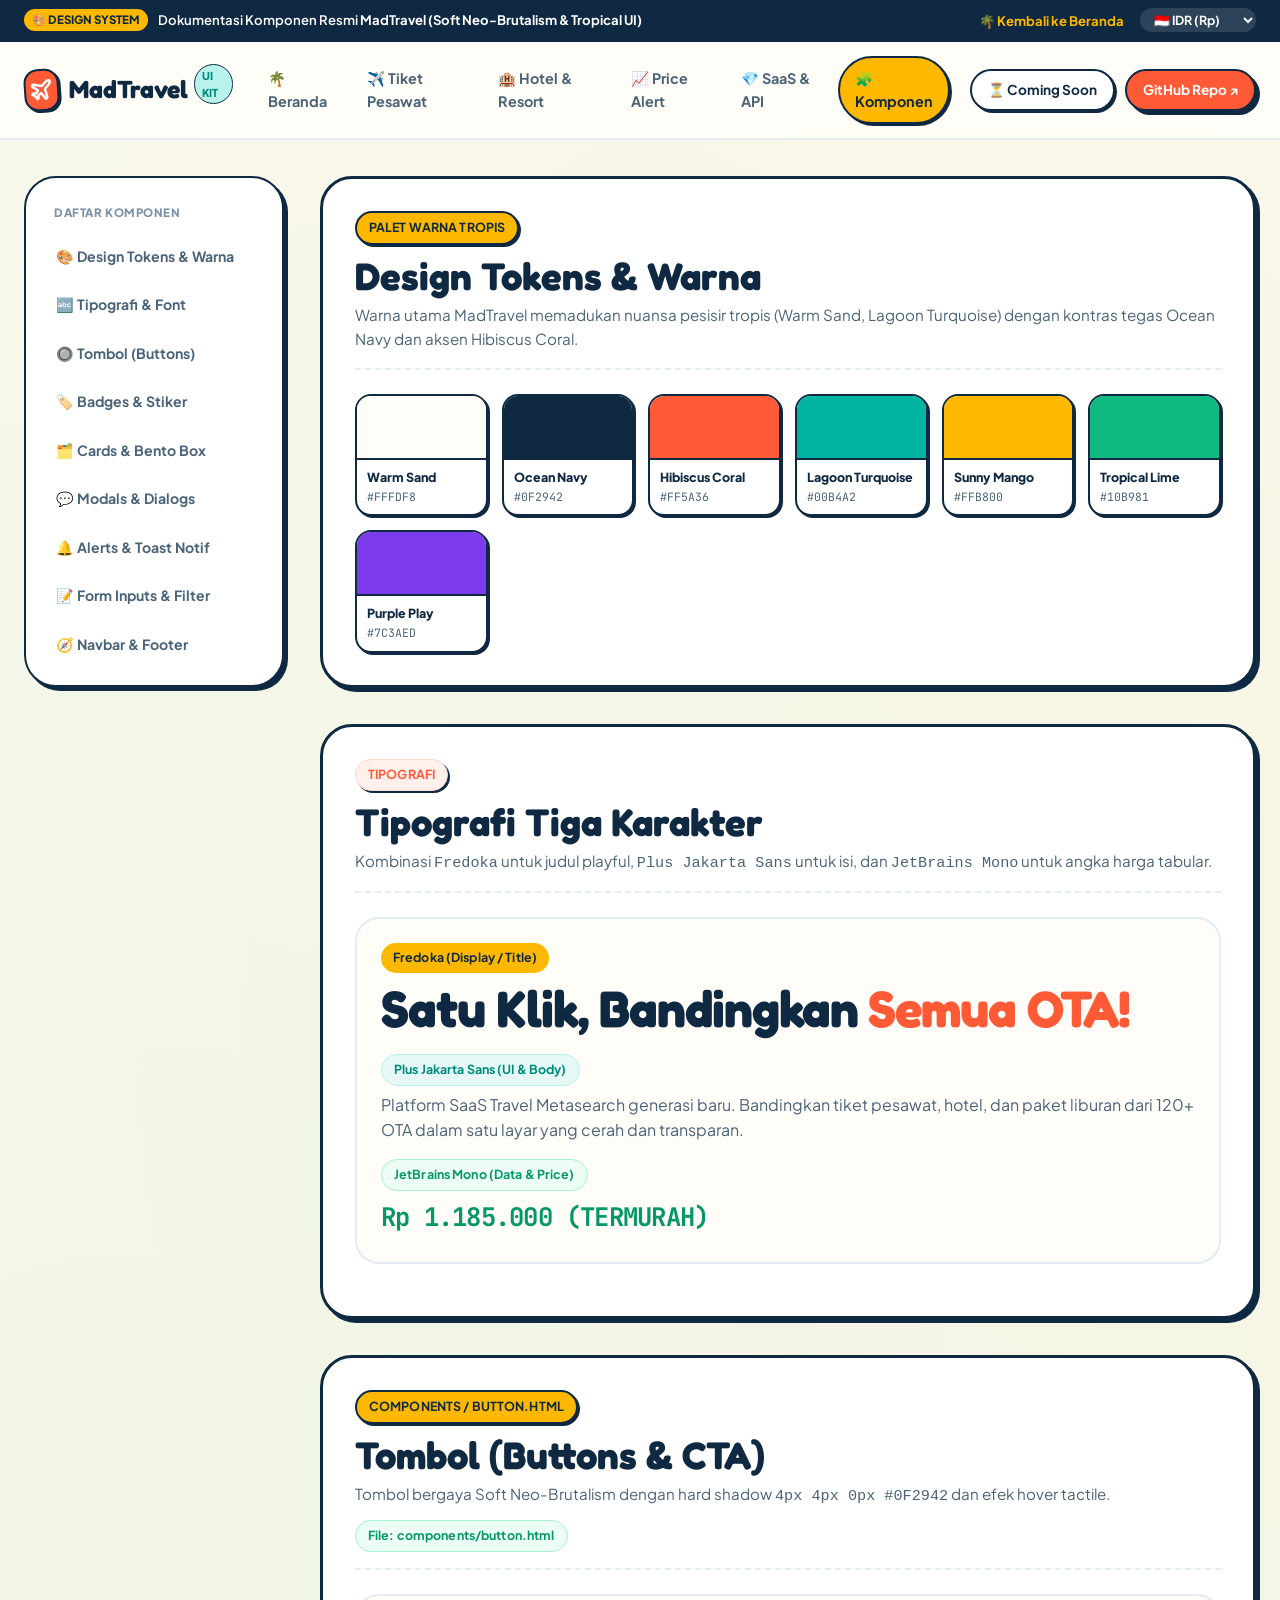
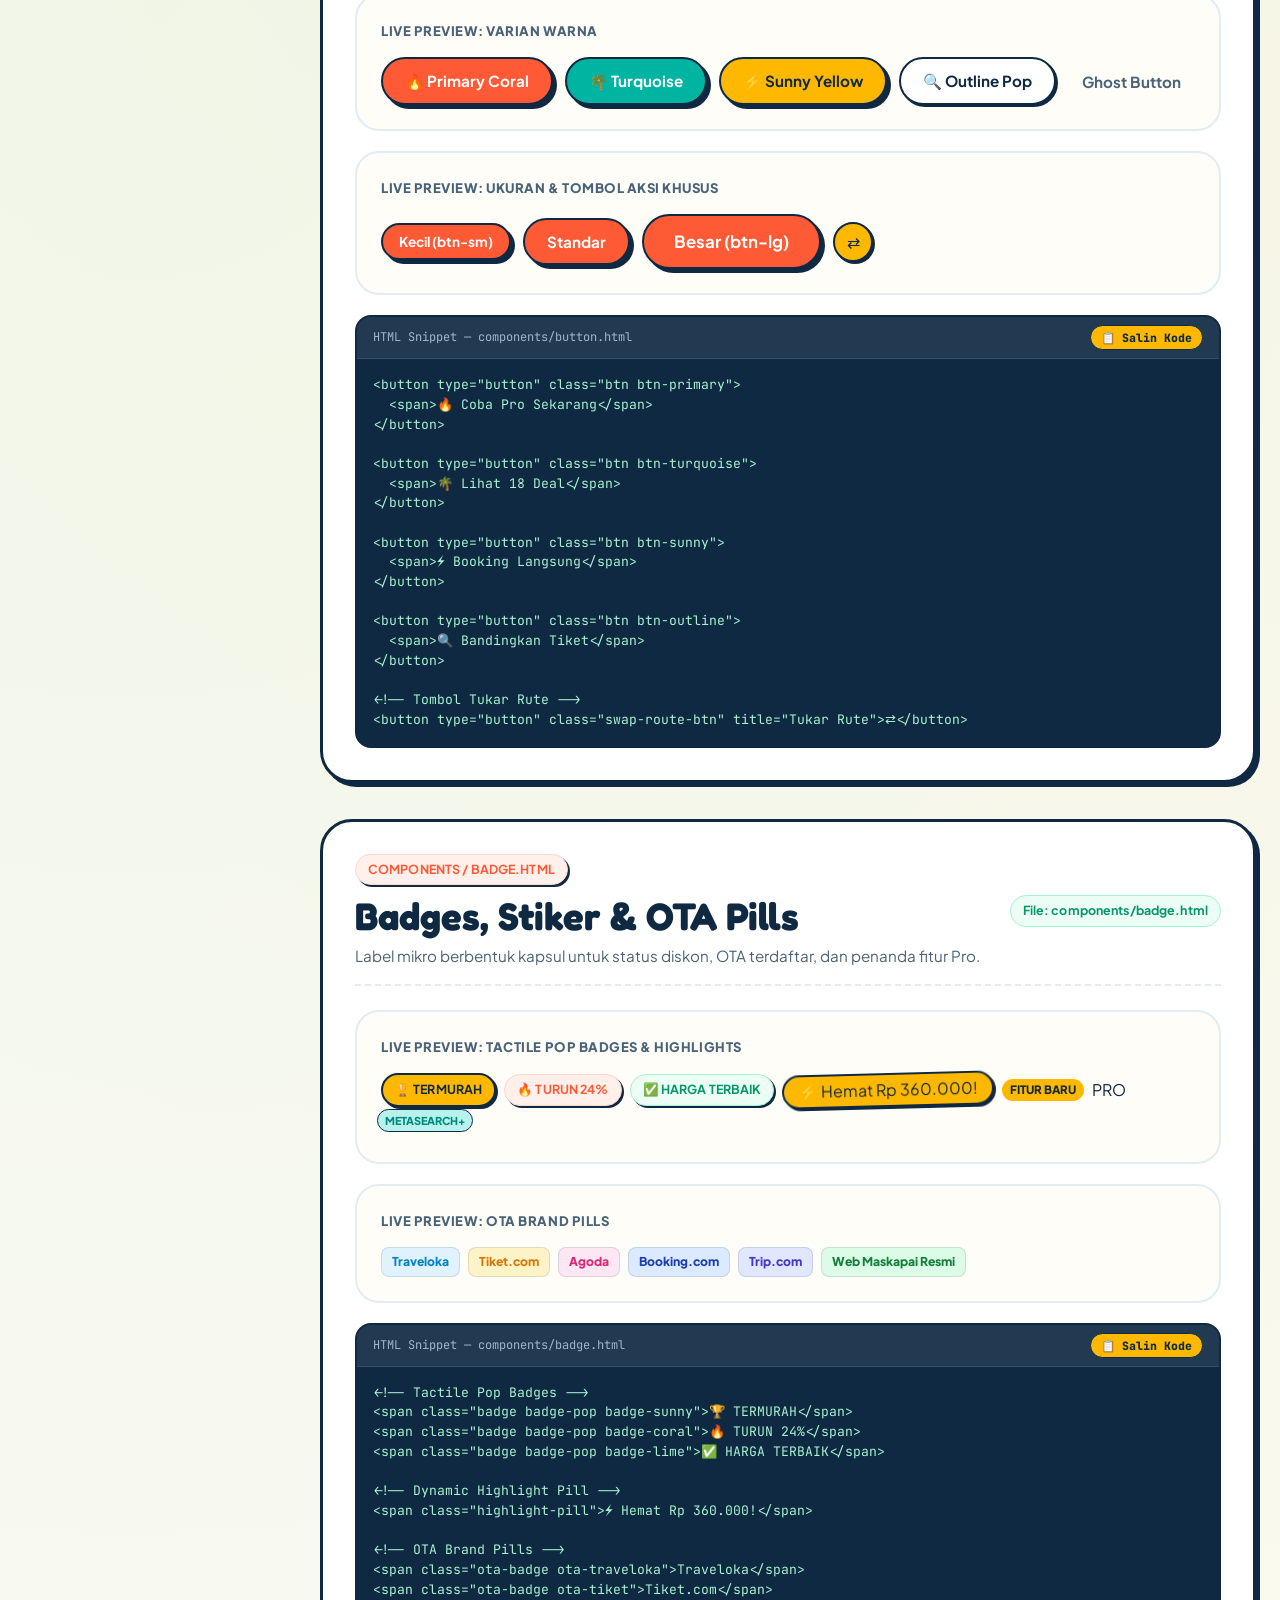
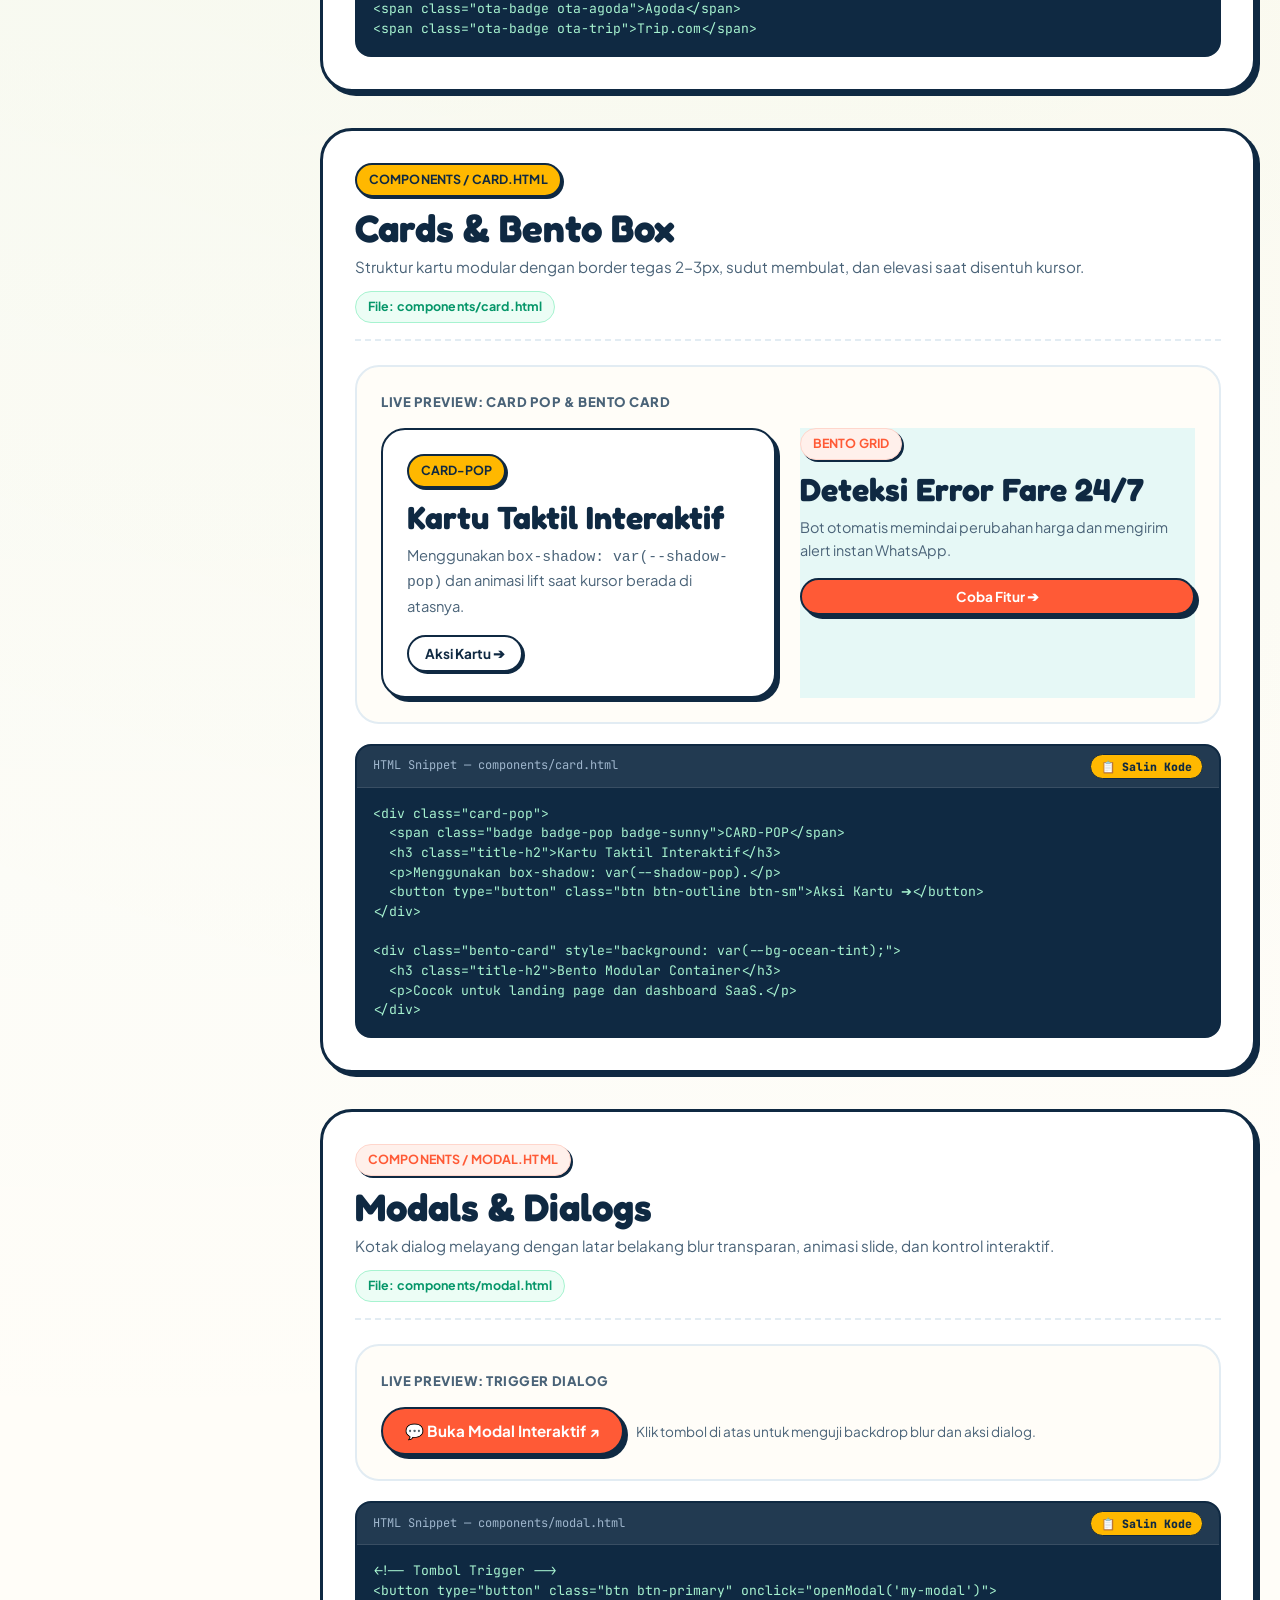
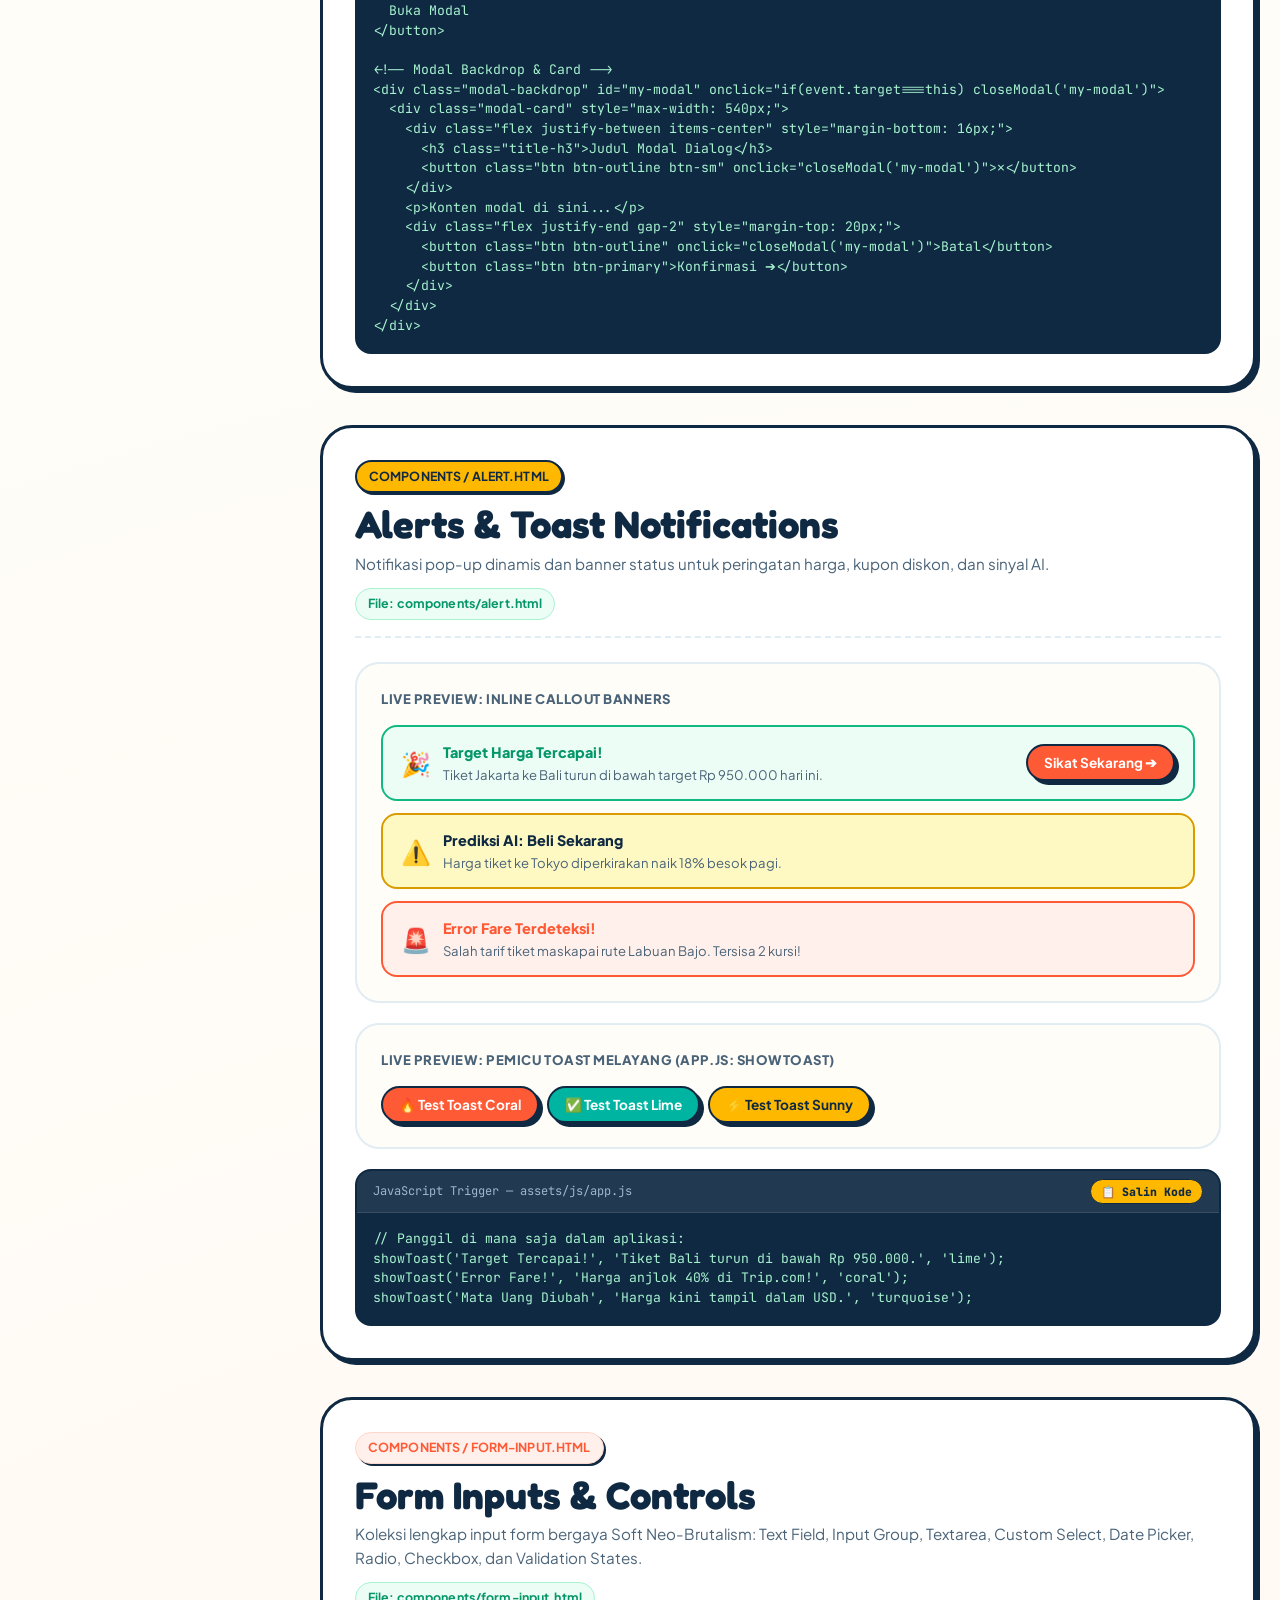
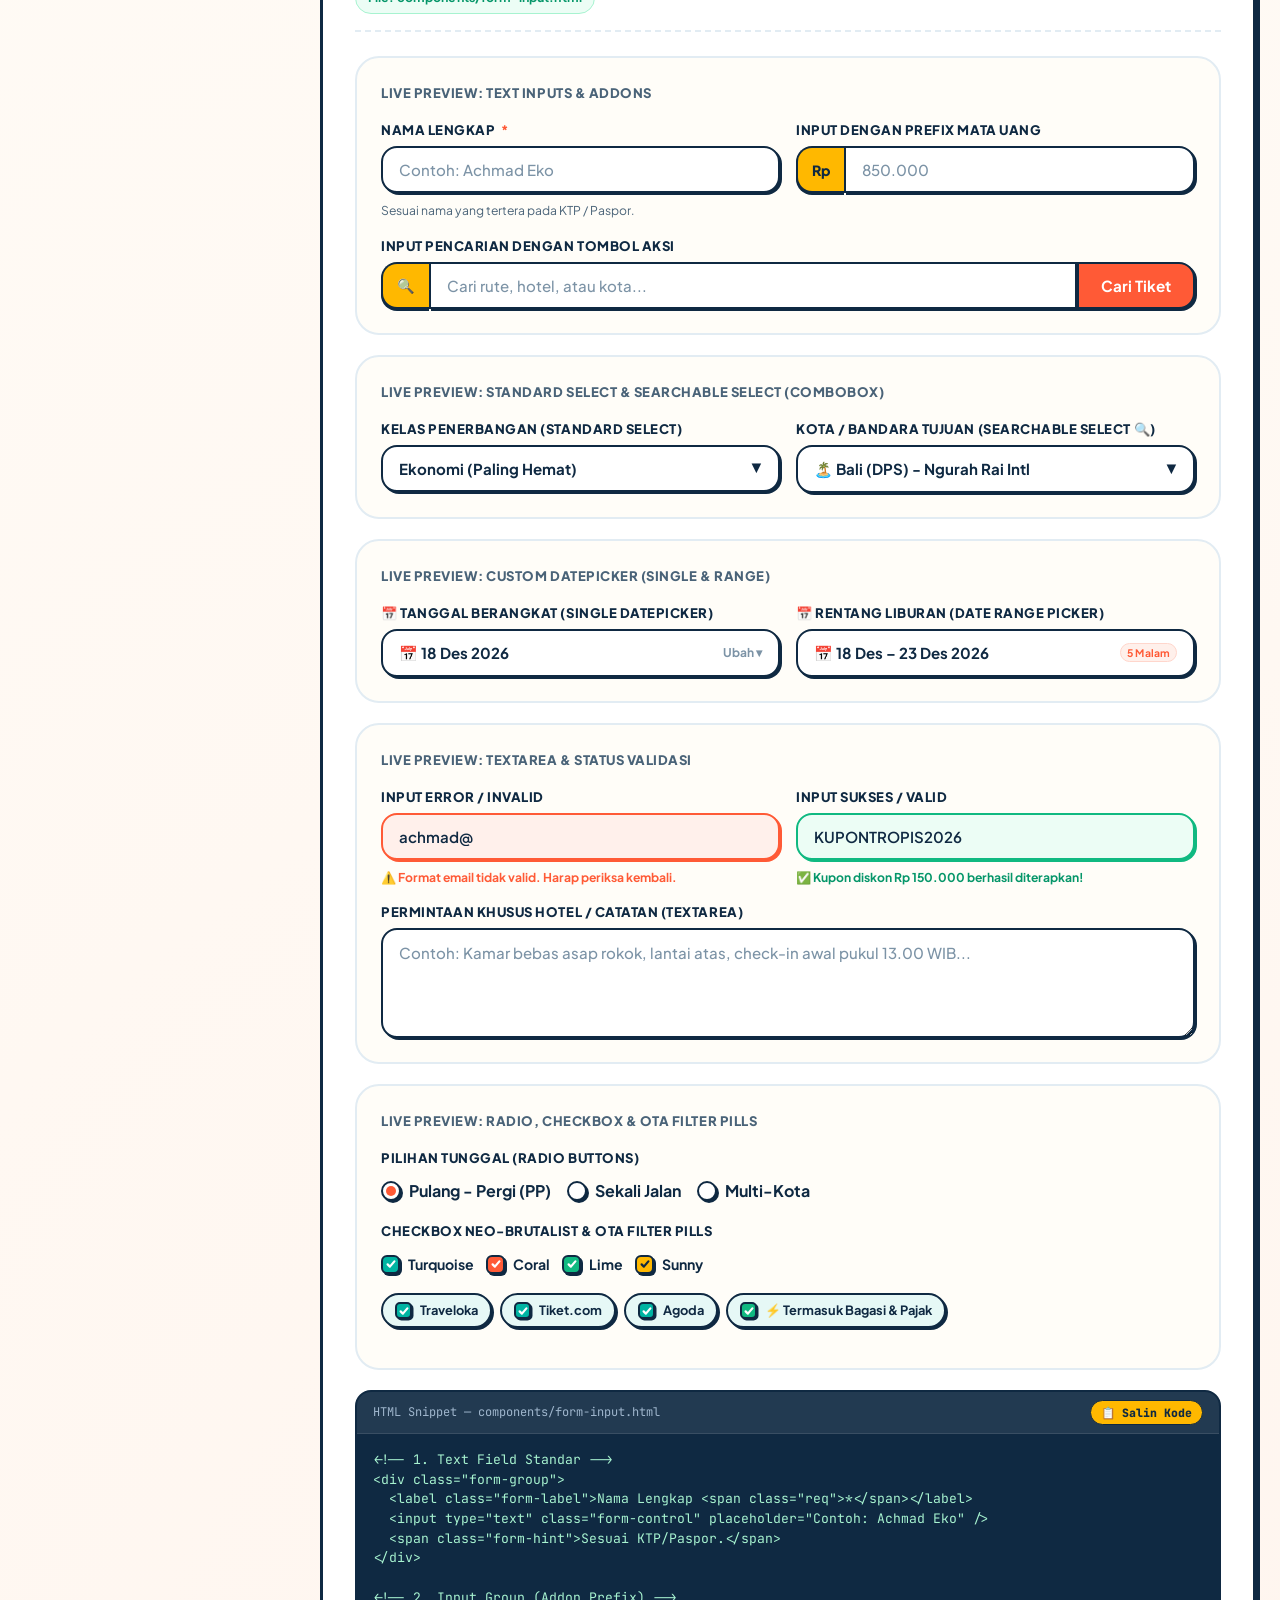
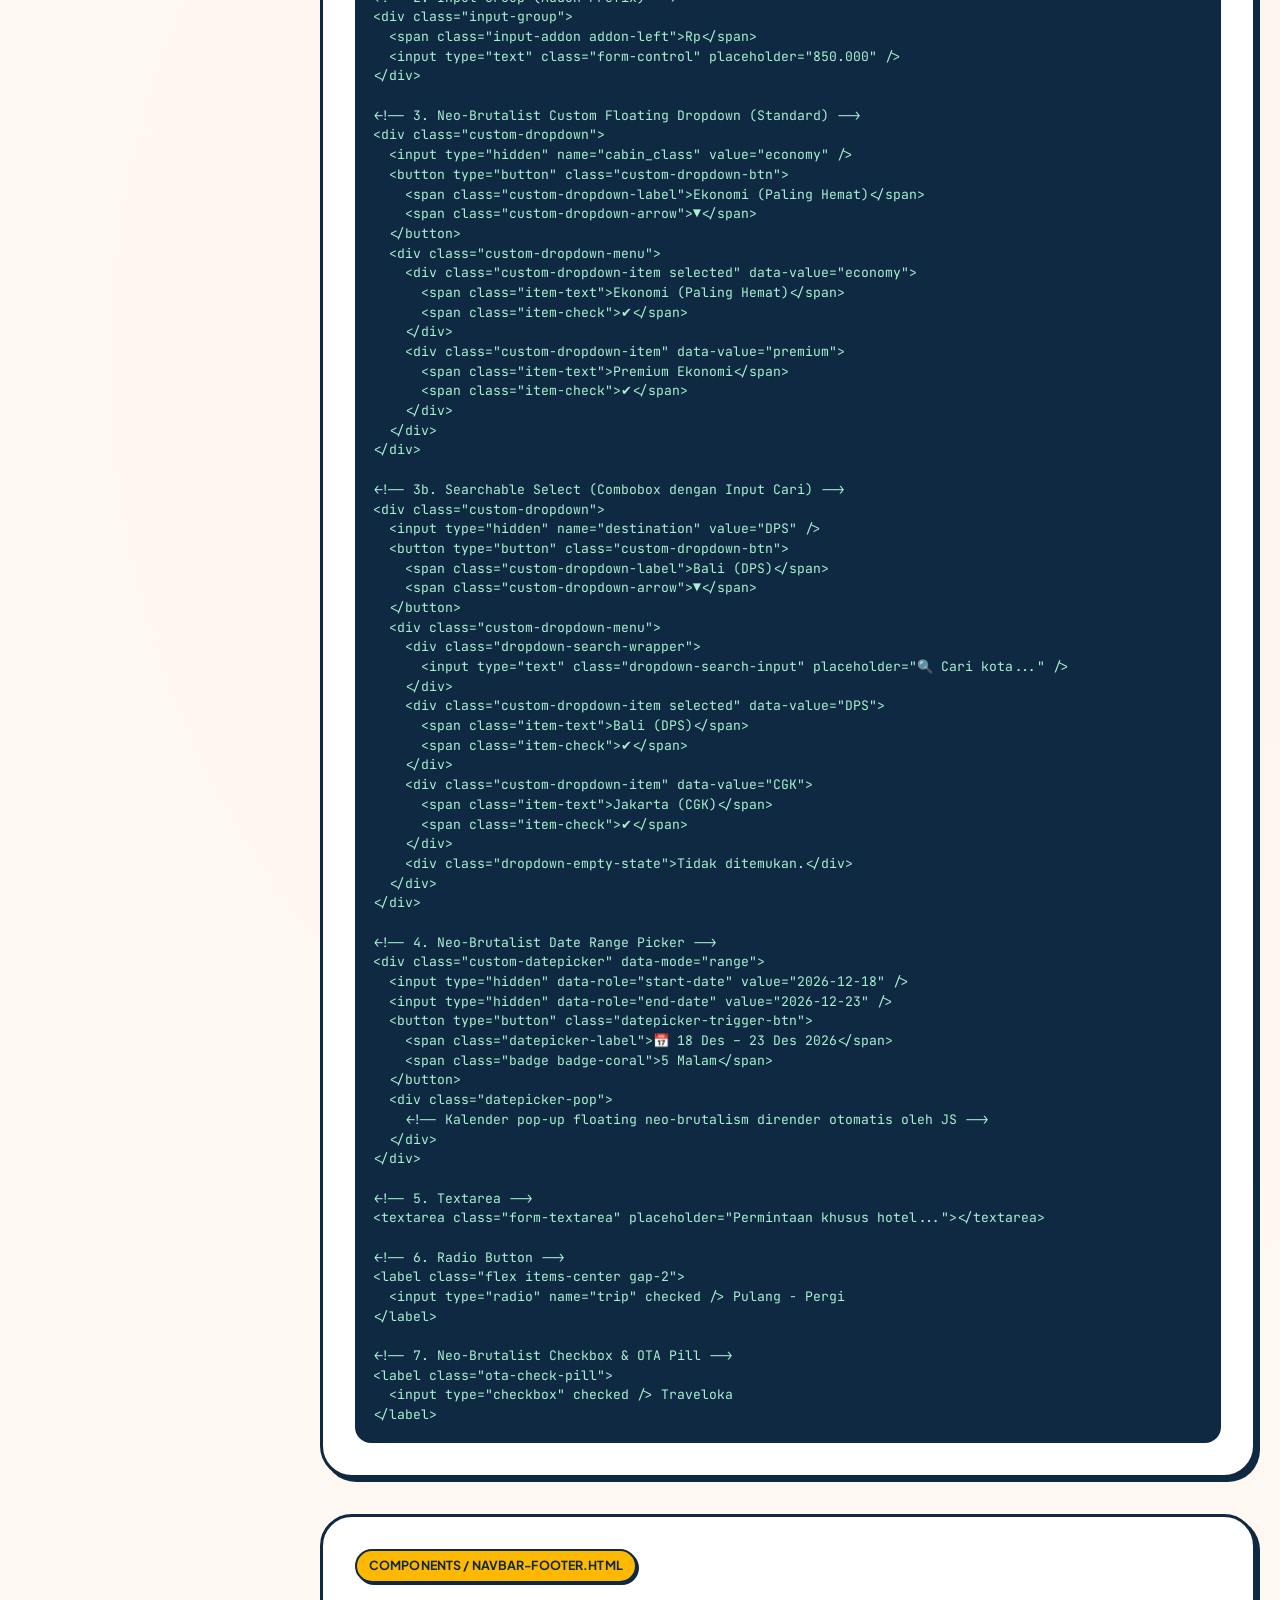
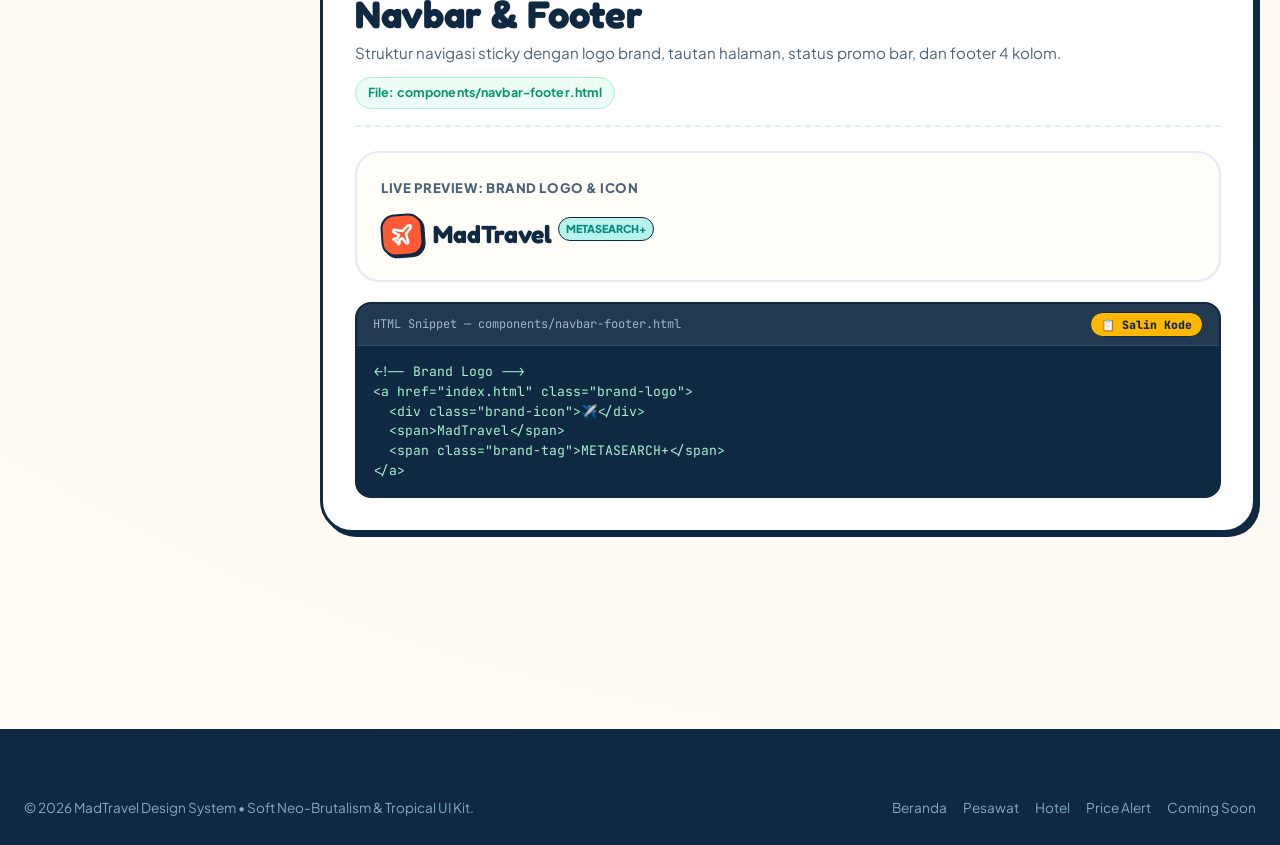
<file: components.html>
<!DOCTYPE html>
<html lang="id">
<head>
  <meta charset="UTF-8" />
  <meta name="viewport" content="width=device-width, initial-scale=1.0" />
  <title>Dokumentasi Komponen & Desain Sistem — MadTravel</title>
  <link rel="stylesheet" href="assets/css/style.css" />
  <style>
    /* Documentation Layout & Component Showcase Styles */
    .docs-layout {
      display: grid;
      grid-template-columns: 260px 1fr;
      gap: 36px;
      align-items: start;
      padding: 36px 0 80px;
    }

    .docs-sidebar {
      position: sticky;
      top: 96px;
      background: var(--bg-card);
      border: 2.5px solid var(--border-bold);
      border-radius: var(--radius-xl);
      box-shadow: var(--shadow-pop);
      padding: 20px 16px;
      display: flex;
      flex-direction: column;
      gap: 6px;
      max-height: calc(100vh - 120px);
      overflow-y: auto;
    }

    .docs-nav-item {
      display: flex;
      align-items: center;
      gap: 10px;
      padding: 10px 14px;
      border-radius: var(--radius-md);
      font-weight: 700;
      font-size: 0.88rem;
      color: var(--text-slate);
      transition: var(--transition-smooth);
    }

    .docs-nav-item:hover {
      background: var(--bg-sand-alt);
      color: var(--text-navy);
      transform: translateX(3px);
    }

    .docs-nav-item.active {
      background: var(--sunny);
      color: var(--text-navy);
      border: 2px solid var(--border-bold);
      box-shadow: var(--shadow-pop-sm);
    }

    /* Showcase Section */
    .showcase-section {
      background: var(--bg-card);
      border: 3px solid var(--border-bold);
      border-radius: var(--radius-xl);
      box-shadow: var(--shadow-pop);
      padding: 32px;
      margin-bottom: 36px;
      scroll-margin-top: 100px;
    }

    .showcase-header {
      border-bottom: 2px dashed var(--border-color);
      padding-bottom: 16px;
      margin-bottom: 24px;
    }

    .component-box {
      background: var(--bg-sand);
      border: 2px solid var(--border-color);
      border-radius: var(--radius-lg);
      padding: 24px;
      margin-bottom: 20px;
    }

    .component-box-header {
      display: flex;
      align-items: center;
      justify-content: space-between;
      margin-bottom: 16px;
      font-size: 0.82rem;
      font-weight: 800;
      color: var(--text-slate);
      text-transform: uppercase;
      letter-spacing: 0.04em;
    }

    .code-container {
      position: relative;
      background: #0F2942;
      border: 2px solid var(--border-bold);
      border-radius: var(--radius-md);
      overflow: hidden;
      margin-top: 14px;
    }

    .code-header {
      display: flex;
      align-items: center;
      justify-content: space-between;
      background: rgba(255, 255, 255, 0.08);
      padding: 8px 16px;
      font-family: var(--font-mono);
      font-size: 0.75rem;
      color: #9FB6CD;
      border-bottom: 1.5px solid rgba(255, 255, 255, 0.1);
    }

    .code-body {
      padding: 16px;
      color: #A7F3D0;
      font-family: var(--font-mono);
      font-size: 0.82rem;
      line-height: 1.5;
      overflow-x: auto;
      white-space: pre;
    }

    .copy-btn {
      padding: 4px 10px;
      border-radius: var(--radius-pill);
      background: var(--sunny);
      color: var(--text-navy);
      font-size: 0.72rem;
      font-weight: 800;
      border: 1.5px solid var(--border-bold);
      cursor: pointer;
      transition: var(--transition);
    }

    .copy-btn:hover {
      background: #FFC629;
      transform: scale(1.05);
    }

    /* Color Swatch Card */
    .color-swatch-grid {
      display: grid;
      grid-template-columns: repeat(auto-fit, minmax(130px, 1fr));
      gap: 14px;
      margin-top: 14px;
    }

    .color-swatch {
      border: 2px solid var(--border-bold);
      border-radius: var(--radius-md);
      overflow: hidden;
      background: white;
      box-shadow: var(--shadow-pop-sm);
    }

    .color-preview {
      height: 64px;
      width: 100%;
      border-bottom: 2px solid var(--border-bold);
    }

    .color-info {
      padding: 8px 10px;
    }

    .color-name {
      font-size: 0.78rem;
      font-weight: 800;
      color: var(--text-navy);
    }

    .color-hex {
      font-family: var(--font-mono);
      font-size: 0.72rem;
      color: var(--text-slate);
    }

    @media (max-width: 980px) {
      .docs-layout {
        grid-template-columns: 1fr;
      }
      .docs-sidebar {
        position: static;
        max-height: none;
      }
    }
  </style>
</head>
<body>

  <!-- Top Promo Status Bar -->
  <div class="top-promo-bar">
    <div class="container top-promo-inner">
      <div class="promo-ticker">
        <span class="promo-pill">🎨 DESIGN SYSTEM</span>
        <span>Dokumentasi Komponen Resmi <strong>MadTravel (Soft Neo-Brutalism & Tropical UI)</strong></span>
      </div>
      <div class="top-promo-utils">
        <a href="index.html" style="color: var(--sunny); font-weight:700;">🌴 Kembali ke Beranda</a>
        <select class="util-select currency-selector" aria-label="Pilih Mata Uang">
          <option value="IDR">🇮🇩 IDR (Rp)</option>
          <option value="USD">🇺🇸 USD ($)</option>
          <option value="SGD">🇸🇬 SGD (S$)</option>
          <option value="MYR">🇲🇾 MYR (RM)</option>
        </select>
      </div>
    </div>
  </div>

  <!-- Navbar -->
  <header class="navbar">
    <div class="container navbar-inner">
      <a href="index.html" class="brand-logo">
        <div class="brand-icon">
          <svg width="24" height="24" viewBox="0 0 24 24" fill="none" stroke="currentColor" stroke-width="2.5" stroke-linecap="round" stroke-linejoin="round">
            <path d="M17.8 19.2 16 11l3.5-3.5C21 6 21.5 4 21 3c-1-.5-3 0-4.5 1.5L13 8 4.8 6.2c-.5-.1-.9.1-1.1.5l-.3.5c-.2.5-.1 1 .3 1.3L9 12l-2 3H4l-1 1 3 2 2 3 1-1v-3l3-2 3.5 5.3c.3.4.8.5 1.3.3l.5-.2c.4-.3.6-.7.5-1.2z"/>
          </svg>
        </div>
        <span>MadTravel</span>
        <span class="brand-tag">UI KIT</span>
      </a>

      <nav class="nav-links" id="nav-links">
        <a href="index.html" class="nav-link">🌴 Beranda</a>
        <a href="flights.html" class="nav-link">✈️ Tiket Pesawat</a>
        <a href="hotels.html" class="nav-link">🏨 Hotel & Resort</a>
        <a href="price-alerts.html" class="nav-link">📈 Price Alert</a>
        <a href="pricing.html" class="nav-link">💎 SaaS & API</a>
        <a href="components.html" class="nav-link active">🧩 Komponen</a>
      </nav>

      <div class="nav-actions">
        <a href="coming-soon.html" class="btn btn-outline btn-sm">⏳ Coming Soon</a>
        <a href="https://github.com/AchmadEko003/madtravel" target="_blank" class="btn btn-primary btn-sm">GitHub Repo ↗</a>
        <button class="mobile-menu-btn" id="mobile-menu-btn" aria-label="Buka Menu">☰</button>
      </div>
    </div>
  </header>

  <!-- Main Container -->
  <main class="container">
    <div class="docs-layout">

      <!-- Left Sidebar Navigation -->
      <aside class="docs-sidebar">
        <div style="font-size: 0.72rem; font-weight: 800; color: var(--text-muted); text-transform: uppercase; padding: 6px 12px; letter-spacing: 0.05em;">
          Daftar Komponen
        </div>
        <a href="#section-tokens" class="docs-nav-item active">🎨 Design Tokens & Warna</a>
        <a href="#section-typography" class="docs-nav-item">🔤 Tipografi & Font</a>
        <a href="#section-buttons" class="docs-nav-item">🔘 Tombol (Buttons)</a>
        <a href="#section-badges" class="docs-nav-item">🏷️ Badges & Stiker</a>
        <a href="#section-cards" class="docs-nav-item">🗂️ Cards & Bento Box</a>
        <a href="#section-modals" class="docs-nav-item">💬 Modals & Dialogs</a>
        <a href="#section-alerts" class="docs-nav-item">🔔 Alerts & Toast Notif</a>
        <a href="#section-inputs" class="docs-nav-item">📝 Form Inputs & Filter</a>
        <a href="#section-layout" class="docs-nav-item">🧭 Navbar & Footer</a>
      </aside>

      <!-- Right Component Showcases -->
      <div class="docs-content">

        <!-- 1. Design Tokens & Colors -->
        <section id="section-tokens" class="showcase-section">
          <div class="showcase-header">
            <span class="badge badge-pop badge-sunny" style="margin-bottom: 8px;">PALET WARNA TROPIS</span>
            <h2 class="title-h1">Design Tokens & Warna</h2>
            <p style="color: var(--text-slate); font-size: 0.95rem; margin-top: 4px;">
              Warna utama MadTravel memadukan nuansa pesisir tropis (Warm Sand, Lagoon Turquoise) dengan kontras tegas Ocean Navy dan aksen Hibiscus Coral.
            </p>
          </div>

          <div class="color-swatch-grid">
            <div class="color-swatch">
              <div class="color-preview" style="background: #FFFDF8;"></div>
              <div class="color-info">
                <div class="color-name">Warm Sand</div>
                <div class="color-hex">#FFFDF8</div>
              </div>
            </div>
            <div class="color-swatch">
              <div class="color-preview" style="background: #0F2942;"></div>
              <div class="color-info">
                <div class="color-name">Ocean Navy</div>
                <div class="color-hex">#0F2942</div>
              </div>
            </div>
            <div class="color-swatch">
              <div class="color-preview" style="background: #FF5A36;"></div>
              <div class="color-info">
                <div class="color-name">Hibiscus Coral</div>
                <div class="color-hex">#FF5A36</div>
              </div>
            </div>
            <div class="color-swatch">
              <div class="color-preview" style="background: #00B4A2;"></div>
              <div class="color-info">
                <div class="color-name">Lagoon Turquoise</div>
                <div class="color-hex">#00B4A2</div>
              </div>
            </div>
            <div class="color-swatch">
              <div class="color-preview" style="background: #FFB800;"></div>
              <div class="color-info">
                <div class="color-name">Sunny Mango</div>
                <div class="color-hex">#FFB800</div>
              </div>
            </div>
            <div class="color-swatch">
              <div class="color-preview" style="background: #10B981;"></div>
              <div class="color-info">
                <div class="color-name">Tropical Lime</div>
                <div class="color-hex">#10B981</div>
              </div>
            </div>
            <div class="color-swatch">
              <div class="color-preview" style="background: #7C3AED;"></div>
              <div class="color-info">
                <div class="color-name">Purple Play</div>
                <div class="color-hex">#7C3AED</div>
              </div>
            </div>
          </div>
        </section>

        <!-- 2. Typography -->
        <section id="section-typography" class="showcase-section">
          <div class="showcase-header">
            <span class="badge badge-pop badge-coral" style="margin-bottom: 8px;">TIPOGRAFI</span>
            <h2 class="title-h1">Tipografi Tiga Karakter</h2>
            <p style="color: var(--text-slate); font-size: 0.95rem; margin-top: 4px;">
              Kombinasi <code>Fredoka</code> untuk judul playful, <code>Plus Jakarta Sans</code> untuk isi, dan <code>JetBrains Mono</code> untuk angka harga tabular.
            </p>
          </div>

          <div class="component-box">
            <div style="display: flex; flex-direction: column; gap: 16px;">
              <div>
                <span class="badge badge-sunny" style="margin-bottom: 6px;">Fredoka (Display / Title)</span>
                <div class="title-display">Satu Klik, Bandingkan <span class="highlight-coral">Semua OTA!</span></div>
              </div>
              <div>
                <span class="badge badge-turquoise" style="margin-bottom: 6px;">Plus Jakarta Sans (UI & Body)</span>
                <p style="color: var(--text-slate); font-size: 1rem;">
                  Platform SaaS Travel Metasearch generasi baru. Bandingkan tiket pesawat, hotel, dan paket liburan dari 120+ OTA dalam satu layar yang cerah dan transparan.
                </p>
              </div>
              <div>
                <span class="badge badge-lime" style="margin-bottom: 6px;">JetBrains Mono (Data & Price)</span>
                <div class="text-price" style="font-size: 1.6rem; color: var(--lime-dark);">Rp 1.185.000 (TERMURAH)</div>
              </div>
            </div>
          </div>
        </section>

        <!-- 3. Buttons -->
        <section id="section-buttons" class="showcase-section">
          <div class="showcase-header flex justify-between items-center flex-wrap gap-3">
            <div>
              <span class="badge badge-pop badge-sunny" style="margin-bottom: 8px;">COMPONENTS / BUTTON.HTML</span>
              <h2 class="title-h1">Tombol (Buttons & CTA)</h2>
              <p style="color: var(--text-slate); font-size: 0.95rem; margin-top: 4px;">
                Tombol bergaya Soft Neo-Brutalism dengan hard shadow <code>4px 4px 0px #0F2942</code> dan efek hover tactile.
              </p>
            </div>
            <span class="badge badge-lime">File: components/button.html</span>
          </div>

          <div class="component-box">
            <div class="component-box-header">Live Preview: Varian Warna</div>
            <div class="flex gap-3 flex-wrap items-center">
              <button type="button" class="btn btn-primary" onclick="showToast('Primary Button', 'Aksi tombol Coral berhasil dipicu.', 'coral')">
                <span>🔥 Primary Coral</span>
              </button>
              <button type="button" class="btn btn-turquoise" onclick="showToast('Turquoise Button', 'Aksi Lagoon Turquoise aktif.', 'turquoise')">
                <span>🌴 Turquoise</span>
              </button>
              <button type="button" class="btn btn-sunny" onclick="showToast('Sunny Button', 'Aksi Sunny Mango aktif.', 'sunny')">
                <span>⚡ Sunny Yellow</span>
              </button>
              <button type="button" class="btn btn-outline" onclick="showToast('Outline Button', 'Tombol outline ditekan.', 'lime')">
                <span>🔍 Outline Pop</span>
              </button>
              <button type="button" class="btn btn-ghost">
                <span>Ghost Button</span>
              </button>
            </div>
          </div>

          <div class="component-box">
            <div class="component-box-header">Live Preview: Ukuran & Tombol Aksi Khusus</div>
            <div class="flex gap-3 flex-wrap items-center">
              <button type="button" class="btn btn-primary btn-sm">Kecil (btn-sm)</button>
              <button type="button" class="btn btn-primary">Standar</button>
              <button type="button" class="btn btn-primary btn-lg">Besar (btn-lg)</button>
              <button type="button" class="swap-route-btn" title="Tukar Rute" onclick="showToast('Rute Ditukar!', 'Origin dan destinasi berhasil dibalik.', 'sunny')">⇄</button>
            </div>
          </div>

          <div class="code-container">
            <div class="code-header">
              <span>HTML Snippet — components/button.html</span>
              <button class="copy-btn" onclick="copySnippet('code-buttons', this)">📋 Salin Kode</button>
            </div>
            <div class="code-body" id="code-buttons">&lt;button type="button" class="btn btn-primary"&gt;
  &lt;span&gt;🔥 Coba Pro Sekarang&lt;/span&gt;
&lt;/button&gt;

&lt;button type="button" class="btn btn-turquoise"&gt;
  &lt;span&gt;🌴 Lihat 18 Deal&lt;/span&gt;
&lt;/button&gt;

&lt;button type="button" class="btn btn-sunny"&gt;
  &lt;span&gt;⚡ Booking Langsung&lt;/span&gt;
&lt;/button&gt;

&lt;button type="button" class="btn btn-outline"&gt;
  &lt;span&gt;🔍 Bandingkan Tiket&lt;/span&gt;
&lt;/button&gt;

&lt;!-- Tombol Tukar Rute --&gt;
&lt;button type="button" class="swap-route-btn" title="Tukar Rute"&gt;⇄&lt;/button&gt;</div>
          </div>
        </section>

        <!-- 4. Badges & Tags -->
        <section id="section-badges" class="showcase-section">
          <div class="showcase-header flex justify-between items-center flex-wrap gap-3">
            <div>
              <span class="badge badge-pop badge-coral" style="margin-bottom: 8px;">COMPONENTS / BADGE.HTML</span>
              <h2 class="title-h1">Badges, Stiker & OTA Pills</h2>
              <p style="color: var(--text-slate); font-size: 0.95rem; margin-top: 4px;">
                Label mikro berbentuk kapsul untuk status diskon, OTA terdaftar, dan penanda fitur Pro.
              </p>
            </div>
            <span class="badge badge-lime">File: components/badge.html</span>
          </div>

          <div class="component-box">
            <div class="component-box-header">Live Preview: Tactile Pop Badges & Highlights</div>
            <div class="flex gap-2 flex-wrap items-center">
              <span class="badge badge-pop badge-sunny">🏆 TERMURAH</span>
              <span class="badge badge-pop badge-coral">🔥 TURUN 24%</span>
              <span class="badge badge-pop badge-lime">✅ HARGA TERBAIK</span>
              <span class="highlight-pill">⚡ Hemat Rp 360.000!</span>
              <span class="promo-pill">FITUR BARU</span>
              <span class="nav-badge">PRO</span>
              <span class="brand-tag">METASEARCH+</span>
            </div>
          </div>

          <div class="component-box">
            <div class="component-box-header">Live Preview: OTA Brand Pills</div>
            <div class="flex gap-2 flex-wrap items-center">
              <span class="ota-badge ota-traveloka">Traveloka</span>
              <span class="ota-badge ota-tiket">Tiket.com</span>
              <span class="ota-badge ota-agoda">Agoda</span>
              <span class="ota-badge ota-booking">Booking.com</span>
              <span class="ota-badge ota-trip">Trip.com</span>
              <span class="ota-badge ota-direct">Web Maskapai Resmi</span>
            </div>
          </div>

          <div class="code-container">
            <div class="code-header">
              <span>HTML Snippet — components/badge.html</span>
              <button class="copy-btn" onclick="copySnippet('code-badges', this)">📋 Salin Kode</button>
            </div>
            <div class="code-body" id="code-badges">&lt;!-- Tactile Pop Badges --&gt;
&lt;span class="badge badge-pop badge-sunny"&gt;🏆 TERMURAH&lt;/span&gt;
&lt;span class="badge badge-pop badge-coral"&gt;🔥 TURUN 24%&lt;/span&gt;
&lt;span class="badge badge-pop badge-lime"&gt;✅ HARGA TERBAIK&lt;/span&gt;

&lt;!-- Dynamic Highlight Pill --&gt;
&lt;span class="highlight-pill"&gt;⚡ Hemat Rp 360.000!&lt;/span&gt;

&lt;!-- OTA Brand Pills --&gt;
&lt;span class="ota-badge ota-traveloka"&gt;Traveloka&lt;/span&gt;
&lt;span class="ota-badge ota-tiket"&gt;Tiket.com&lt;/span&gt;
&lt;span class="ota-badge ota-agoda"&gt;Agoda&lt;/span&gt;
&lt;span class="ota-badge ota-trip"&gt;Trip.com&lt;/span&gt;</div>
          </div>
        </section>

        <!-- 5. Cards & Bento -->
        <section id="section-cards" class="showcase-section">
          <div class="showcase-header flex justify-between items-center flex-wrap gap-3">
            <div>
              <span class="badge badge-pop badge-sunny" style="margin-bottom: 8px;">COMPONENTS / CARD.HTML</span>
              <h2 class="title-h1">Cards & Bento Box</h2>
              <p style="color: var(--text-slate); font-size: 0.95rem; margin-top: 4px;">
                Struktur kartu modular dengan border tegas 2-3px, sudut membulat, dan elevasi saat disentuh kursor.
              </p>
            </div>
            <span class="badge badge-lime">File: components/card.html</span>
          </div>

          <div class="component-box">
            <div class="component-box-header">Live Preview: Card Pop & Bento Card</div>
            <div class="grid-2">
              <div class="card-pop">
                <span class="badge badge-pop badge-sunny" style="margin-bottom: 10px;">CARD-POP</span>
                <h3 class="title-h2">Kartu Taktil Interaktif</h3>
                <p style="color: var(--text-slate); font-size: 0.92rem; margin-top: 6px;">
                  Menggunakan <code>box-shadow: var(--shadow-pop)</code> dan animasi lift saat kursor berada di atasnya.
                </p>
                <div style="margin-top: 16px;">
                  <button type="button" class="btn btn-outline btn-sm">Aksi Kartu ➔</button>
                </div>
              </div>

              <div class="bento-card" style="background: var(--bg-ocean-tint);">
                <div>
                  <span class="badge badge-pop badge-coral" style="margin-bottom: 10px;">BENTO GRID</span>
                  <h3 class="title-h2">Deteksi Error Fare 24/7</h3>
                  <p style="color: var(--text-slate); font-size: 0.9rem; margin-top: 6px;">
                    Bot otomatis memindai perubahan harga dan mengirim alert instan WhatsApp.
                  </p>
                </div>
                <div style="margin-top: 16px;">
                  <button type="button" class="btn btn-primary btn-sm" style="width: 100%;">Coba Fitur ➔</button>
                </div>
              </div>
            </div>
          </div>

          <div class="code-container">
            <div class="code-header">
              <span>HTML Snippet — components/card.html</span>
              <button class="copy-btn" onclick="copySnippet('code-cards', this)">📋 Salin Kode</button>
            </div>
            <div class="code-body" id="code-cards">&lt;div class="card-pop"&gt;
  &lt;span class="badge badge-pop badge-sunny"&gt;CARD-POP&lt;/span&gt;
  &lt;h3 class="title-h2"&gt;Kartu Taktil Interaktif&lt;/h3&gt;
  &lt;p&gt;Menggunakan box-shadow: var(--shadow-pop).&lt;/p&gt;
  &lt;button type="button" class="btn btn-outline btn-sm"&gt;Aksi Kartu ➔&lt;/button&gt;
&lt;/div&gt;

&lt;div class="bento-card" style="background: var(--bg-ocean-tint);"&gt;
  &lt;h3 class="title-h2"&gt;Bento Modular Container&lt;/h3&gt;
  &lt;p&gt;Cocok untuk landing page dan dashboard SaaS.&lt;/p&gt;
&lt;/div&gt;</div>
          </div>
        </section>

        <!-- 6. Modals & Dialogs -->
        <section id="section-modals" class="showcase-section">
          <div class="showcase-header flex justify-between items-center flex-wrap gap-3">
            <div>
              <span class="badge badge-pop badge-coral" style="margin-bottom: 8px;">COMPONENTS / MODAL.HTML</span>
              <h2 class="title-h1">Modals & Dialogs</h2>
              <p style="color: var(--text-slate); font-size: 0.95rem; margin-top: 4px;">
                Kotak dialog melayang dengan latar belakang blur transparan, animasi slide, dan kontrol interaktif.
              </p>
            </div>
            <span class="badge badge-lime">File: components/modal.html</span>
          </div>

          <div class="component-box">
            <div class="component-box-header">Live Preview: Trigger Dialog</div>
            <div class="flex gap-3 items-center flex-wrap">
              <button type="button" class="btn btn-primary" onclick="openModal('docs-demo-modal')">
                <span>💬 Buka Modal Interaktif ↗</span>
              </button>
              <span style="font-size: 0.85rem; color: var(--text-slate);">
                Klik tombol di atas untuk menguji backdrop blur dan aksi dialog.
              </span>
            </div>
          </div>

          <div class="code-container">
            <div class="code-header">
              <span>HTML Snippet — components/modal.html</span>
              <button class="copy-btn" onclick="copySnippet('code-modals', this)">📋 Salin Kode</button>
            </div>
            <div class="code-body" id="code-modals">&lt;!-- Tombol Trigger --&gt;
&lt;button type="button" class="btn btn-primary" onclick="openModal('my-modal')"&gt;
  Buka Modal
&lt;/button&gt;

&lt;!-- Modal Backdrop & Card --&gt;
&lt;div class="modal-backdrop" id="my-modal" onclick="if(event.target===this) closeModal('my-modal')"&gt;
  &lt;div class="modal-card" style="max-width: 540px;"&gt;
    &lt;div class="flex justify-between items-center" style="margin-bottom: 16px;"&gt;
      &lt;h3 class="title-h3"&gt;Judul Modal Dialog&lt;/h3&gt;
      &lt;button class="btn btn-outline btn-sm" onclick="closeModal('my-modal')"&gt;✕&lt;/button&gt;
    &lt;/div&gt;
    &lt;p&gt;Konten modal di sini...&lt;/p&gt;
    &lt;div class="flex justify-end gap-2" style="margin-top: 20px;"&gt;
      &lt;button class="btn btn-outline" onclick="closeModal('my-modal')"&gt;Batal&lt;/button&gt;
      &lt;button class="btn btn-primary"&gt;Konfirmasi ➔&lt;/button&gt;
    &lt;/div&gt;
  &lt;/div&gt;
&lt;/div&gt;</div>
          </div>
        </section>

        <!-- 7. Alerts & Toast Notifications -->
        <section id="section-alerts" class="showcase-section">
          <div class="showcase-header flex justify-between items-center flex-wrap gap-3">
            <div>
              <span class="badge badge-pop badge-sunny" style="margin-bottom: 8px;">COMPONENTS / ALERT.HTML</span>
              <h2 class="title-h1">Alerts & Toast Notifications</h2>
              <p style="color: var(--text-slate); font-size: 0.95rem; margin-top: 4px;">
                Notifikasi pop-up dinamis dan banner status untuk peringatan harga, kupon diskon, dan sinyal AI.
              </p>
            </div>
            <span class="badge badge-lime">File: components/alert.html</span>
          </div>

          <div class="component-box">
            <div class="component-box-header">Live Preview: Inline Callout Banners</div>

            <!-- Success -->
            <div style="background: var(--bg-lime-tint); border: 2px solid var(--lime); border-radius: var(--radius-md); padding: 14px 18px; display: flex; align-items: center; justify-content: space-between; gap: 12px; margin-bottom: 12px;">
              <div class="flex items-center gap-3">
                <span style="font-size: 1.5rem;">🎉</span>
                <div>
                  <div style="font-weight: 800; color: var(--lime-dark); font-size: 0.9rem;">Target Harga Tercapai!</div>
                  <div style="font-size: 0.82rem; color: var(--text-slate);">Tiket Jakarta ke Bali turun di bawah target Rp 950.000 hari ini.</div>
                </div>
              </div>
              <button type="button" class="btn btn-primary btn-sm">Sikat Sekarang ➔</button>
            </div>

            <!-- Warning -->
            <div style="background: var(--bg-sunny-tint); border: 2px solid var(--sunny-dark); border-radius: var(--radius-md); padding: 14px 18px; display: flex; align-items: center; gap: 12px; margin-bottom: 12px;">
              <span style="font-size: 1.5rem;">⚠️</span>
              <div>
                <div style="font-weight: 800; color: var(--text-navy); font-size: 0.9rem;">Prediksi AI: Beli Sekarang</div>
                <div style="font-size: 0.82rem; color: var(--text-slate);">Harga tiket ke Tokyo diperkirakan naik 18% besok pagi.</div>
              </div>
            </div>

            <!-- Danger -->
            <div style="background: var(--bg-coral-tint); border: 2px solid var(--coral); border-radius: var(--radius-md); padding: 14px 18px; display: flex; align-items: center; gap: 12px;">
              <span style="font-size: 1.5rem;">🚨</span>
              <div>
                <div style="font-weight: 800; color: var(--coral); font-size: 0.9rem;">Error Fare Terdeteksi!</div>
                <div style="font-size: 0.82rem; color: var(--text-slate);">Salah tarif tiket maskapai rute Labuan Bajo. Tersisa 2 kursi!</div>
              </div>
            </div>
          </div>

          <div class="component-box">
            <div class="component-box-header">Live Preview: Pemicu Toast Melayang (app.js: showToast)</div>
            <div class="flex gap-2 flex-wrap">
              <button type="button" class="btn btn-primary btn-sm" onclick="showToast('Error Fare!', 'Tiket Tokyo anjlok ke Rp 4,1 Juta.', 'coral')">
                🔥 Test Toast Coral
              </button>
              <button type="button" class="btn btn-turquoise btn-sm" onclick="showToast('Target Tercapai', 'Notifikasi penurunan harga berhasil!', 'lime')">
                ✅ Test Toast Lime
              </button>
              <button type="button" class="btn btn-sunny btn-sm" onclick="showToast('Rute Ditukar', 'Origin dan destinasi telah dibalik.', 'sunny')">
                ⚡ Test Toast Sunny
              </button>
            </div>
          </div>

          <div class="code-container">
            <div class="code-header">
              <span>JavaScript Trigger — assets/js/app.js</span>
              <button class="copy-btn" onclick="copySnippet('code-alerts', this)">📋 Salin Kode</button>
            </div>
            <div class="code-body" id="code-alerts">// Panggil di mana saja dalam aplikasi:
showToast('Target Tercapai!', 'Tiket Bali turun di bawah Rp 950.000.', 'lime');
showToast('Error Fare!', 'Harga anjlok 40% di Trip.com!', 'coral');
showToast('Mata Uang Diubah', 'Harga kini tampil dalam USD.', 'turquoise');</div>
          </div>
        </section>

        <!-- 8. Form Inputs & Filters -->
        <section id="section-inputs" class="showcase-section">
          <div class="showcase-header flex justify-between items-center flex-wrap gap-3">
            <div>
              <span class="badge badge-pop badge-coral" style="margin-bottom: 8px;">COMPONENTS / FORM-INPUT.HTML</span>
              <h2 class="title-h1">Form Inputs & Controls</h2>
              <p style="color: var(--text-slate); font-size: 0.95rem; margin-top: 4px;">
                Koleksi lengkap input form bergaya Soft Neo-Brutalism: Text Field, Input Group, Textarea, Custom Select, Date Picker, Radio, Checkbox, dan Validation States.
              </p>
            </div>
            <span class="badge badge-lime">File: components/form-input.html</span>
          </div>

          <!-- Preview 1: Text Fields & Input Groups -->
          <div class="component-box">
            <div class="component-box-header">Live Preview: Text Inputs & Addons</div>
            <div class="grid-2" style="gap: 16px;">
              <div class="form-group" style="margin-bottom: 0;">
                <label class="form-label" for="demo-input-name">Nama Lengkap <span class="req">*</span></label>
                <input type="text" id="demo-input-name" class="form-control" placeholder="Contoh: Achmad Eko" />
                <span class="form-hint">Sesuai nama yang tertera pada KTP / Paspor.</span>
              </div>

              <div class="form-group" style="margin-bottom: 0;">
                <label class="form-label">Input dengan Prefix Mata Uang</label>
                <div class="input-group">
                  <span class="input-addon addon-left">Rp</span>
                  <input type="text" class="form-control" placeholder="850.000" />
                </div>
              </div>
            </div>

            <div class="form-group" style="margin-top: 14px; margin-bottom: 0;">
              <label class="form-label">Input Pencarian dengan Tombol Aksi</label>
              <div class="input-group">
                <span class="input-addon addon-left">🔍</span>
                <input type="text" class="form-control" placeholder="Cari rute, hotel, atau kota..." />
                <button type="button" class="btn btn-primary" style="border-radius: 0 var(--radius-md) var(--radius-md) 0; box-shadow: 2px 2px 0px var(--border-bold);" onclick="showToast('Mencari...', 'Memindai 120+ OTA secara real-time!', 'turquoise')">
                  Cari Tiket
                </button>
              </div>
            </div>
          </div>

          <!-- Preview 2: Dropdown & Searchable Select (Combobox) -->
          <div class="component-box">
            <div class="component-box-header">Live Preview: Standard Select & Searchable Select (Combobox)</div>
            <div class="grid-2" style="gap: 16px;">
              <!-- Standard Dropdown -->
              <div class="form-group" style="margin-bottom: 0;">
                <label class="form-label">Kelas Penerbangan (Standard Select)</label>
                <div class="custom-dropdown" id="demo-cabin-dropdown">
                  <input type="hidden" name="cabin_class" value="economy" />
                  <button type="button" class="custom-dropdown-btn">
                    <span class="custom-dropdown-label">Ekonomi (Paling Hemat)</span>
                    <span class="custom-dropdown-arrow">▼</span>
                  </button>
                  <div class="custom-dropdown-menu">
                    <div class="custom-dropdown-item selected" data-value="economy">
                      <span class="item-text">Ekonomi (Paling Hemat)</span>
                      <span class="item-check">✔</span>
                    </div>
                    <div class="custom-dropdown-item" data-value="premium">
                      <span class="item-text">Premium Ekonomi</span>
                      <span class="item-check">✔</span>
                    </div>
                    <div class="custom-dropdown-item" data-value="business">
                      <span class="item-text">Bisnis (Lounge & Full-Flat)</span>
                      <span class="item-check">✔</span>
                    </div>
                    <div class="custom-dropdown-item" data-value="first">
                      <span class="item-text">First Class</span>
                      <span class="item-check">✔</span>
                    </div>
                  </div>
                </div>
              </div>

              <!-- Searchable Select -->
              <div class="form-group" style="margin-bottom: 0;">
                <label class="form-label">Kota / Bandara Tujuan (Searchable Select 🔍)</label>
                <div class="custom-dropdown" id="demo-dest-dropdown">
                  <input type="hidden" name="destination_code" value="DPS" />
                  <button type="button" class="custom-dropdown-btn">
                    <span class="custom-dropdown-label">🏝️ Bali (DPS) - Ngurah Rai Intl</span>
                    <span class="custom-dropdown-arrow">▼</span>
                  </button>
                  <div class="custom-dropdown-menu">
                    <!-- Live Search Input -->
                    <div class="dropdown-search-wrapper">
                      <input type="text" class="dropdown-search-input" placeholder="🔍 Cari kota atau bandara..." autocomplete="off" />
                    </div>
                    <div class="custom-dropdown-item selected" data-value="DPS">
                      <span class="item-text">🏝️ Bali (DPS) - Ngurah Rai Intl</span>
                      <span class="item-check">✔</span>
                    </div>
                    <div class="custom-dropdown-item" data-value="CGK">
                      <span class="item-text">🏙️ Jakarta (CGK) - Soekarno-Hatta</span>
                      <span class="item-check">✔</span>
                    </div>
                    <div class="custom-dropdown-item" data-value="LBJ">
                      <span class="item-text">⛵ Labuan Bajo (LBJ) - Komodo</span>
                      <span class="item-check">✔</span>
                    </div>
                    <div class="custom-dropdown-item" data-value="SIN">
                      <span class="item-text">🦁 Singapura (SIN) - Changi Airport</span>
                      <span class="item-check">✔</span>
                    </div>
                    <div class="custom-dropdown-item" data-value="NRT">
                      <span class="item-text">🗼 Tokyo (NRT) - Narita Intl</span>
                      <span class="item-check">✔</span>
                    </div>
                    <div class="custom-dropdown-item" data-value="BKK">
                      <span class="item-text">🛕 Bangkok (BKK) - Suvarnabhumi</span>
                      <span class="item-check">✔</span>
                    </div>
                    <div class="custom-dropdown-item" data-value="ICN">
                      <span class="item-text">🌸 Seoul (ICN) - Incheon Intl</span>
                      <span class="item-check">✔</span>
                    </div>
                    <div class="dropdown-empty-state">
                      Kota atau bandara tidak ditemukan.
                    </div>
                  </div>
                </div>
              </div>
            </div>
          </div>

          <!-- Preview 3: Custom Datepicker (Single & Range) -->
          <div class="component-box">
            <div class="component-box-header">Live Preview: Custom Datepicker (Single & Range)</div>
            <div class="grid-2" style="gap: 16px;">
              <!-- Custom Single Datepicker -->
              <div class="form-group" style="margin-bottom: 0;">
                <label class="form-label">📅 Tanggal Berangkat (Single Datepicker)</label>
                <div class="custom-datepicker" id="demo-datepicker-single" data-mode="single" data-year="2026" data-month="11" data-start="2026-12-18">
                  <input type="hidden" data-role="start-date" value="2026-12-18" />
                  <button type="button" class="datepicker-trigger-btn">
                    <span class="datepicker-label">📅 18 Des 2026</span>
                    <span style="font-size: 0.75rem; color: var(--text-muted);">Ubah ▾</span>
                  </button>
                  <div class="datepicker-pop">
                    <div class="datepicker-header">
                      <button type="button" class="datepicker-nav-btn datepicker-prev" title="Bulan Sebelumnya">❮</button>
                      <div class="datepicker-title">Desember 2026</div>
                      <button type="button" class="datepicker-nav-btn datepicker-next" title="Bulan Berikutnya">❯</button>
                    </div>
                    <div class="datepicker-weekdays">
                      <span>Sen</span><span>Sel</span><span>Rab</span><span>Kam</span><span>Jum</span><span>Sab</span><span>Min</span>
                    </div>
                    <div class="datepicker-days-grid">
                      <!-- Rendered by JS -->
                    </div>
                  </div>
                </div>
              </div>

              <!-- Custom Date Range Picker -->
              <div class="form-group" style="margin-bottom: 0;">
                <label class="form-label">📅 Rentang Liburan (Date Range Picker)</label>
                <div class="custom-datepicker" id="demo-datepicker-range" data-mode="range" data-year="2026" data-month="11" data-start="2026-12-18" data-end="2026-12-23">
                  <input type="hidden" data-role="start-date" value="2026-12-18" />
                  <input type="hidden" data-role="end-date" value="2026-12-23" />
                  <button type="button" class="datepicker-trigger-btn">
                    <span class="datepicker-label">📅 18 Des – 23 Des 2026</span>
                    <span class="badge badge-coral" style="font-size: 0.65rem; padding: 2px 6px;">5 Malam</span>
                  </button>
                  <div class="datepicker-pop">
                    <div class="datepicker-presets">
                      <button type="button" class="preset-chip" data-days="2">3 Hari</button>
                      <button type="button" class="preset-chip" data-days="5">5 Hari</button>
                      <button type="button" class="preset-chip" data-days="7">1 Minggu</button>
                    </div>
                    <div class="datepicker-header">
                      <button type="button" class="datepicker-nav-btn datepicker-prev" title="Bulan Sebelumnya">❮</button>
                      <div class="datepicker-title">Desember 2026</div>
                      <button type="button" class="datepicker-nav-btn datepicker-next" title="Bulan Berikutnya">❯</button>
                    </div>
                    <div class="datepicker-weekdays">
                      <span>Sen</span><span>Sel</span><span>Rab</span><span>Kam</span><span>Jum</span><span>Sab</span><span>Min</span>
                    </div>
                    <div class="datepicker-days-grid">
                      <!-- Rendered by JS -->
                    </div>
                  </div>
                </div>
              </div>
            </div>
          </div>

          <!-- Preview 3: Textarea & Validation States -->
          <div class="component-box">
            <div class="component-box-header">Live Preview: Textarea & Status Validasi</div>
            <div class="grid-2" style="gap: 16px; margin-bottom: 14px;">
              <div class="form-group" style="margin-bottom: 0;">
                <label class="form-label">Input Error / Invalid</label>
                <input type="email" class="form-control is-invalid" value="achmad@" />
                <span class="form-error-text">⚠️ Format email tidak valid. Harap periksa kembali.</span>
              </div>

              <div class="form-group" style="margin-bottom: 0;">
                <label class="form-label">Input Sukses / Valid</label>
                <input type="text" class="form-control is-valid" value="KUPONTROPIS2026" />
                <span class="form-hint" style="color: var(--lime-dark); font-weight: 700;">✅ Kupon diskon Rp 150.000 berhasil diterapkan!</span>
              </div>
            </div>

            <div class="form-group" style="margin-bottom: 0;">
              <label class="form-label">Permintaan Khusus Hotel / Catatan (Textarea)</label>
              <textarea class="form-textarea" placeholder="Contoh: Kamar bebas asap rokok, lantai atas, check-in awal pukul 13.00 WIB..."></textarea>
            </div>
          </div>

          <!-- Preview 4: Radio Buttons, Checkboxes & Filter Pills -->
          <div class="component-box">
            <div class="component-box-header">Live Preview: Radio, Checkbox & OTA Filter Pills</div>
            <div class="form-group">
              <label class="form-label">Pilihan Tunggal (Radio Buttons)</label>
              <div class="flex gap-4 flex-wrap" style="margin-top: 4px;">
                <label class="flex items-center gap-2" style="font-weight: 700; cursor: pointer;">
                  <input type="radio" name="demo-radio" value="roundtrip" checked />
                  <span>Pulang - Pergi (PP)</span>
                </label>
                <label class="flex items-center gap-2" style="font-weight: 700; cursor: pointer;">
                  <input type="radio" name="demo-radio" value="oneway" />
                  <span>Sekali Jalan</span>
                </label>
                <label class="flex items-center gap-2" style="font-weight: 700; cursor: pointer;">
                  <input type="radio" name="demo-radio" value="multicity" />
                  <span>Multi-Kota</span>
                </label>
              </div>
            </div>

            <div class="form-group" style="margin-top: 14px;">
              <label class="form-label">Checkbox Neo-Brutalist & OTA Filter Pills</label>
              <div class="flex gap-3 flex-wrap items-center" style="margin: 6px 0 12px;">
                <label class="flex items-center gap-2" style="font-size: 0.88rem; font-weight: 700; cursor: pointer;">
                  <input type="checkbox" checked />
                  <span>Turquoise</span>
                </label>
                <label class="flex items-center gap-2" style="font-size: 0.88rem; font-weight: 700; cursor: pointer;">
                  <input type="checkbox" class="check-coral" checked />
                  <span>Coral</span>
                </label>
                <label class="flex items-center gap-2" style="font-size: 0.88rem; font-weight: 700; cursor: pointer;">
                  <input type="checkbox" class="check-lime" checked />
                  <span>Lime</span>
                </label>
                <label class="flex items-center gap-2" style="font-size: 0.88rem; font-weight: 700; cursor: pointer;">
                  <input type="checkbox" class="check-sunny" checked />
                  <span>Sunny</span>
                </label>
              </div>

              <div class="flex gap-2 flex-wrap items-center">
                <label class="ota-check-pill">
                  <input type="checkbox" checked />
                  <span>Traveloka</span>
                </label>
                <label class="ota-check-pill">
                  <input type="checkbox" checked />
                  <span>Tiket.com</span>
                </label>
                <label class="ota-check-pill">
                  <input type="checkbox" checked />
                  <span>Agoda</span>
                </label>
                <label class="ota-check-pill">
                  <input type="checkbox" checked class="check-lime" />
                  <span>⚡ Termasuk Bagasi & Pajak</span>
                </label>
              </div>
            </div>
          </div>

          <div class="code-container">
            <div class="code-header">
              <span>HTML Snippet — components/form-input.html</span>
              <button class="copy-btn" onclick="copySnippet('code-inputs', this)">📋 Salin Kode</button>
            </div>
            <div class="code-body" id="code-inputs">&lt;!-- 1. Text Field Standar --&gt;
&lt;div class="form-group"&gt;
  &lt;label class="form-label"&gt;Nama Lengkap &lt;span class="req"&gt;*&lt;/span&gt;&lt;/label&gt;
  &lt;input type="text" class="form-control" placeholder="Contoh: Achmad Eko" /&gt;
  &lt;span class="form-hint"&gt;Sesuai KTP/Paspor.&lt;/span&gt;
&lt;/div&gt;

&lt;!-- 2. Input Group (Addon Prefix) --&gt;
&lt;div class="input-group"&gt;
  &lt;span class="input-addon addon-left"&gt;Rp&lt;/span&gt;
  &lt;input type="text" class="form-control" placeholder="850.000" /&gt;
&lt;/div&gt;

&lt;!-- 3. Neo-Brutalist Custom Floating Dropdown (Standard) --&gt;
&lt;div class="custom-dropdown"&gt;
  &lt;input type="hidden" name="cabin_class" value="economy" /&gt;
  &lt;button type="button" class="custom-dropdown-btn"&gt;
    &lt;span class="custom-dropdown-label"&gt;Ekonomi (Paling Hemat)&lt;/span&gt;
    &lt;span class="custom-dropdown-arrow"&gt;▼&lt;/span&gt;
  &lt;/button&gt;
  &lt;div class="custom-dropdown-menu"&gt;
    &lt;div class="custom-dropdown-item selected" data-value="economy"&gt;
      &lt;span class="item-text"&gt;Ekonomi (Paling Hemat)&lt;/span&gt;
      &lt;span class="item-check"&gt;✔&lt;/span&gt;
    &lt;/div&gt;
    &lt;div class="custom-dropdown-item" data-value="premium"&gt;
      &lt;span class="item-text"&gt;Premium Ekonomi&lt;/span&gt;
      &lt;span class="item-check"&gt;✔&lt;/span&gt;
    &lt;/div&gt;
  &lt;/div&gt;
&lt;/div&gt;

&lt;!-- 3b. Searchable Select (Combobox dengan Input Cari) --&gt;
&lt;div class="custom-dropdown"&gt;
  &lt;input type="hidden" name="destination" value="DPS" /&gt;
  &lt;button type="button" class="custom-dropdown-btn"&gt;
    &lt;span class="custom-dropdown-label"&gt;Bali (DPS)&lt;/span&gt;
    &lt;span class="custom-dropdown-arrow"&gt;▼&lt;/span&gt;
  &lt;/button&gt;
  &lt;div class="custom-dropdown-menu"&gt;
    &lt;div class="dropdown-search-wrapper"&gt;
      &lt;input type="text" class="dropdown-search-input" placeholder="🔍 Cari kota..." /&gt;
    &lt;/div&gt;
    &lt;div class="custom-dropdown-item selected" data-value="DPS"&gt;
      &lt;span class="item-text"&gt;Bali (DPS)&lt;/span&gt;
      &lt;span class="item-check"&gt;✔&lt;/span&gt;
    &lt;/div&gt;
    &lt;div class="custom-dropdown-item" data-value="CGK"&gt;
      &lt;span class="item-text"&gt;Jakarta (CGK)&lt;/span&gt;
      &lt;span class="item-check"&gt;✔&lt;/span&gt;
    &lt;/div&gt;
    &lt;div class="dropdown-empty-state"&gt;Tidak ditemukan.&lt;/div&gt;
  &lt;/div&gt;
&lt;/div&gt;

&lt;!-- 4. Neo-Brutalist Date Range Picker --&gt;
&lt;div class="custom-datepicker" data-mode="range"&gt;
  &lt;input type="hidden" data-role="start-date" value="2026-12-18" /&gt;
  &lt;input type="hidden" data-role="end-date" value="2026-12-23" /&gt;
  &lt;button type="button" class="datepicker-trigger-btn"&gt;
    &lt;span class="datepicker-label"&gt;📅 18 Des – 23 Des 2026&lt;/span&gt;
    &lt;span class="badge badge-coral"&gt;5 Malam&lt;/span&gt;
  &lt;/button&gt;
  &lt;div class="datepicker-pop"&gt;
    &lt;!-- Kalender pop-up floating neo-brutalism dirender otomatis oleh JS --&gt;
  &lt;/div&gt;
&lt;/div&gt;

&lt;!-- 5. Textarea --&gt;
&lt;textarea class="form-textarea" placeholder="Permintaan khusus hotel..."&gt;&lt;/textarea&gt;

&lt;!-- 6. Radio Button --&gt;
&lt;label class="flex items-center gap-2"&gt;
  &lt;input type="radio" name="trip" checked /&gt; Pulang - Pergi
&lt;/label&gt;

&lt;!-- 7. Neo-Brutalist Checkbox & OTA Pill --&gt;
&lt;label class="ota-check-pill"&gt;
  &lt;input type="checkbox" checked /&gt; Traveloka
&lt;/label&gt;</div>
          </div>
        </section>

        <!-- 9. Navbar & Footer -->
        <section id="section-layout" class="showcase-section">
          <div class="showcase-header flex justify-between items-center flex-wrap gap-3">
            <div>
              <span class="badge badge-pop badge-sunny" style="margin-bottom: 8px;">COMPONENTS / NAVBAR-FOOTER.HTML</span>
              <h2 class="title-h1">Navbar & Footer</h2>
              <p style="color: var(--text-slate); font-size: 0.95rem; margin-top: 4px;">
                Struktur navigasi sticky dengan logo brand, tautan halaman, status promo bar, dan footer 4 kolom.
              </p>
            </div>
            <span class="badge badge-lime">File: components/navbar-footer.html</span>
          </div>

          <div class="component-box">
            <div class="component-box-header">Live Preview: Brand Logo & Icon</div>
            <div class="flex gap-4 items-center flex-wrap">
              <a href="index.html" class="brand-logo">
                <div class="brand-icon">
                  <svg width="24" height="24" viewBox="0 0 24 24" fill="none" stroke="currentColor" stroke-width="2.5" stroke-linecap="round" stroke-linejoin="round">
                    <path d="M17.8 19.2 16 11l3.5-3.5C21 6 21.5 4 21 3c-1-.5-3 0-4.5 1.5L13 8 4.8 6.2c-.5-.1-.9.1-1.1.5l-.3.5c-.2.5-.1 1 .3 1.3L9 12l-2 3H4l-1 1 3 2 2 3 1-1v-3l3-2 3.5 5.3c.3.4.8.5 1.3.3l.5-.2c.4-.3.6-.7.5-1.2z"/>
                  </svg>
                </div>
                <span>MadTravel</span>
                <span class="brand-tag">METASEARCH+</span>
              </a>
            </div>
          </div>

          <div class="code-container">
            <div class="code-header">
              <span>HTML Snippet — components/navbar-footer.html</span>
              <button class="copy-btn" onclick="copySnippet('code-layout', this)">📋 Salin Kode</button>
            </div>
            <div class="code-body" id="code-layout">&lt;!-- Brand Logo --&gt;
&lt;a href="index.html" class="brand-logo"&gt;
  &lt;div class="brand-icon"&gt;✈️&lt;/div&gt;
  &lt;span&gt;MadTravel&lt;/span&gt;
  &lt;span class="brand-tag"&gt;METASEARCH+&lt;/span&gt;
&lt;/a&gt;</div>
          </div>
        </section>

      </div>
    </div>
  </main>

  <!-- Interactive Modal Demo (for Section 6) -->
  <div class="modal-backdrop" id="docs-demo-modal" onclick="if(event.target===this) closeModal('docs-demo-modal')">
    <div class="modal-card" style="max-width: 520px;">
      <div class="flex justify-between items-start" style="margin-bottom: 16px;">
        <div>
          <span class="badge badge-pop badge-sunny" style="margin-bottom: 6px;">DEMO DIALOG MODAL</span>
          <h3 class="title-h3">🔔 Modal Interaktif Berfungsi!</h3>
          <p style="font-size: 0.85rem; color: var(--text-slate); margin-top: 2px;">
            Komponen modal menggunakan backdrop blur dan box shadow tactile.
          </p>
        </div>
        <button type="button" class="btn btn-outline btn-sm" onclick="closeModal('docs-demo-modal')">✕</button>
      </div>

      <div style="background: var(--bg-sand); border: 2px solid var(--border-color); border-radius: var(--radius-md); padding: 16px; margin-bottom: 18px;">
        <div style="font-weight: 800; font-size: 0.9rem;">✨ Status Komponen:</div>
        <div style="font-size: 0.85rem; color: var(--text-slate); margin-top: 4px;">
          Modal ini dipicu dengan fungsi <code>openModal('docs-demo-modal')</code> dan ditutup dengan <code>closeModal()</code> atau klik di area luar dialog.
        </div>
      </div>

      <div class="flex justify-end gap-3">
        <button type="button" class="btn btn-outline" onclick="closeModal('docs-demo-modal')">Tutup</button>
        <button type="button" class="btn btn-primary" onclick="closeModal('docs-demo-modal'); showToast('Aksi Berhasil!', 'Perubahan telah disimpan.', 'lime')">
          Simpan ➔
        </button>
      </div>
    </div>
  </div>

  <!-- Footer -->
  <footer class="footer">
    <div class="container footer-bottom" style="border-top: none; padding-top: 0;">
      <div>© 2026 MadTravel Design System • Soft Neo-Brutalism & Tropical UI Kit.</div>
      <div class="flex gap-4">
        <a href="index.html">Beranda</a>
        <a href="flights.html">Pesawat</a>
        <a href="hotels.html">Hotel</a>
        <a href="price-alerts.html">Price Alert</a>
        <a href="coming-soon.html">Coming Soon</a>
      </div>
    </div>
  </footer>

  <script src="assets/js/app.js"></script>
  <script>
    // Copy code snippet to clipboard with toast feedback
    function copySnippet(elementId, btnElement) {
      const el = document.getElementById(elementId);
      if (!el) return;
      const text = el.textContent;
      if (navigator.clipboard && navigator.clipboard.writeText) {
        navigator.clipboard.writeText(text).then(() => {
          const oldText = btnElement.textContent;
          btnElement.textContent = '✅ Disalin!';
          setTimeout(() => btnElement.textContent = oldText, 2000);
          showToast('Kode HTML Disalin! 📋', 'Snippet komponen siap ditempel di halamanmu.', 'lime');
        }).catch(() => {
          showToast('Gagal Menyalin', 'Silakan blok dan salin secara manual.', 'coral');
        });
      }
    }

    // Active sidebar link tracking on scroll
    document.addEventListener('DOMContentLoaded', () => {
      const sections = document.querySelectorAll('.showcase-section');
      const navItems = document.querySelectorAll('.docs-nav-item');

      window.addEventListener('scroll', () => {
        let current = '';
        sections.forEach(section => {
          const sectionTop = section.offsetTop - 120;
          if (window.scrollY >= sectionTop) {
            current = section.getAttribute('id');
          }
        });

        navItems.forEach(item => {
          item.classList.remove('active');
          if (item.getAttribute('href') === `#${current}`) {
            item.classList.add('active');
          }
        });
      });
    });
  </script>
</body>
</html>
</file>
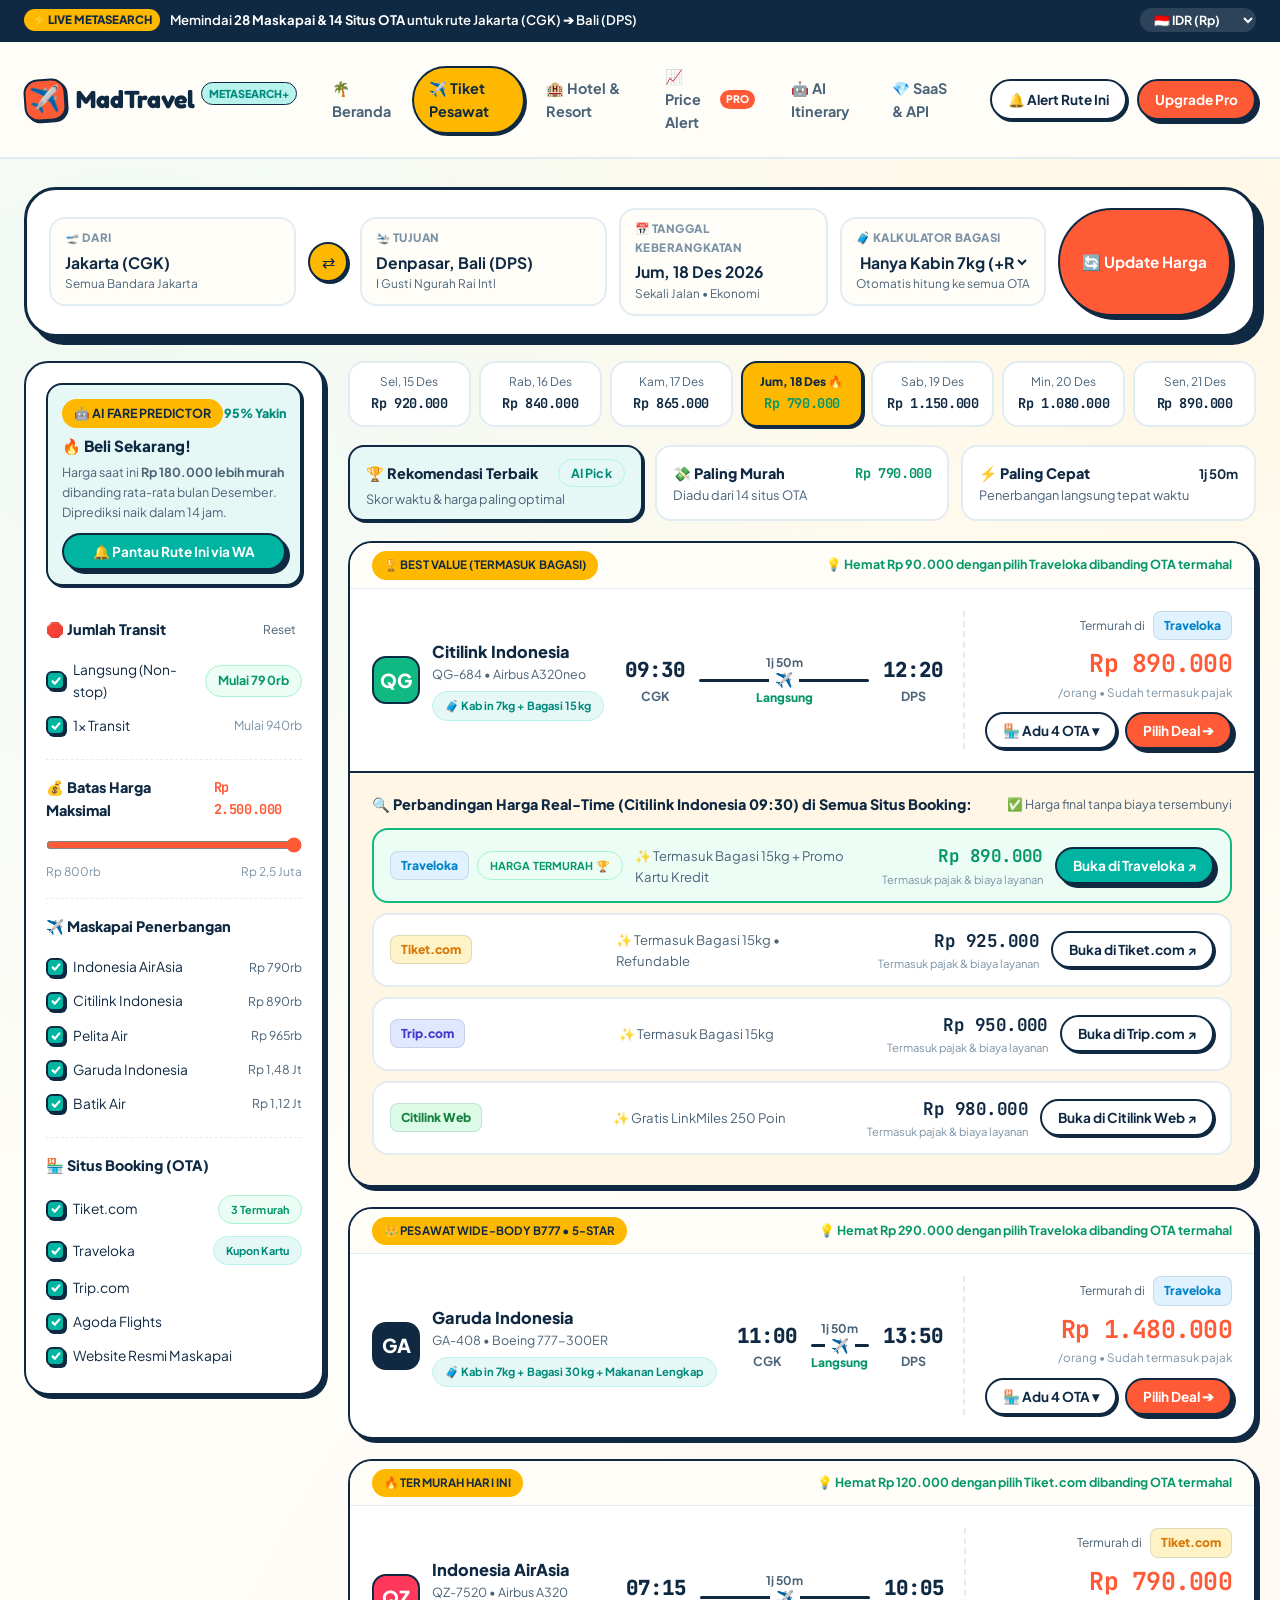
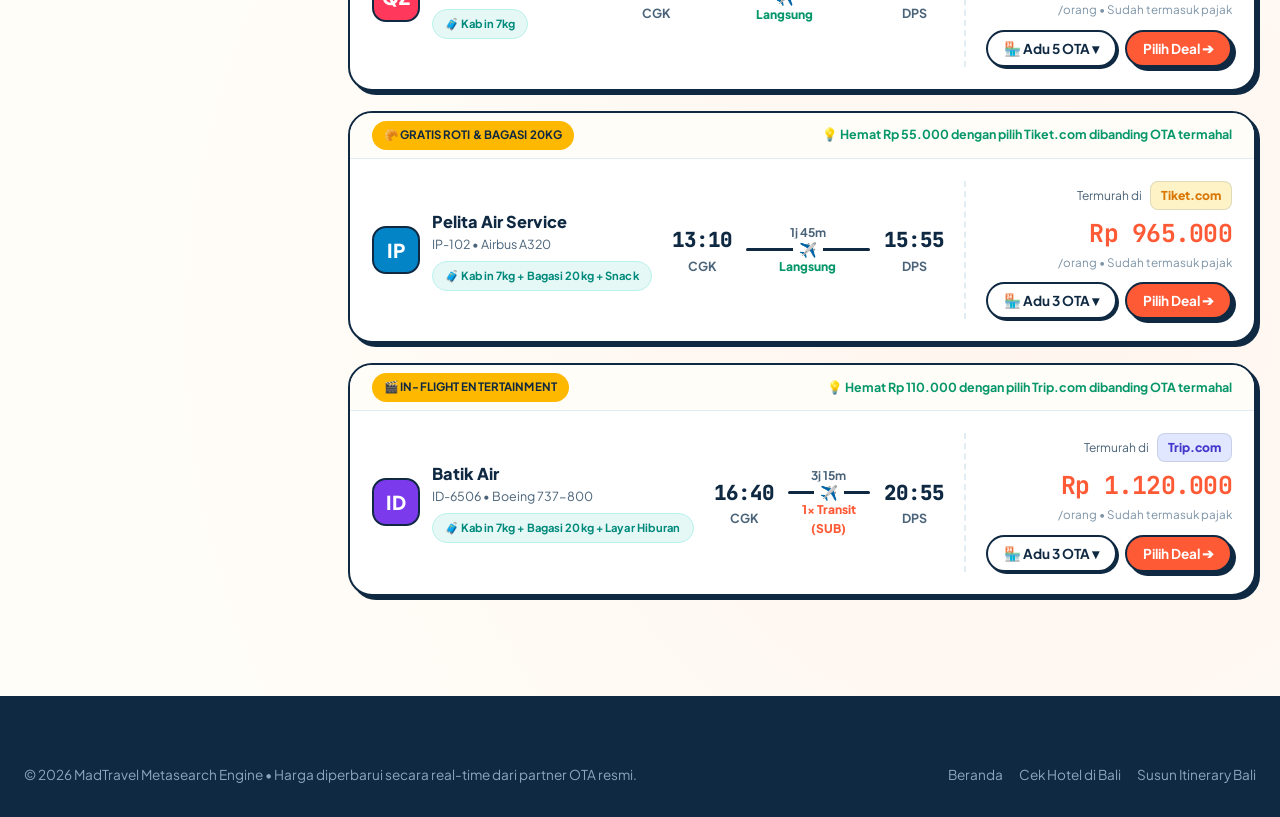
<file: flights.html>
<!DOCTYPE html>
<html lang="id">
<head>
  <meta charset="UTF-8" />
  <meta name="viewport" content="width=device-width, initial-scale=1.0" />
  <title>Bandingkan Tiket Pesawat (Jakarta ➔ Bali) — MadTravel Metasearch</title>
  <link rel="stylesheet" href="assets/css/style.css" />
  <style>
    .flights-layout {
      display: grid;
      grid-template-columns: 300px 1fr;
      gap: 24px;
      align-items: start;
      margin-top: 24px;
    }

    /* Filter Sidebar */
    .filter-sidebar {
      background: var(--bg-card);
      border: 2px solid var(--border-bold);
      border-radius: var(--radius-lg);
      box-shadow: var(--shadow-pop);
      padding: 20px;
      position: sticky;
      top: 90px;
    }

    .filter-group {
      padding: 16px 0;
      border-bottom: 1.5px dashed var(--border-color);
    }

    .filter-group:last-child {
      border-bottom: none;
      padding-bottom: 0;
    }

    .filter-title {
      font-weight: 800;
      font-size: 0.9rem;
      margin-bottom: 12px;
      display: flex;
      justify-content: space-between;
      align-items: center;
    }

    .check-row {
      display: flex;
      align-items: center;
      justify-content: space-between;
      padding: 6px 0;
      font-size: 0.86rem;
      cursor: pointer;
    }

    .check-row input[type="checkbox"] {
      cursor: pointer;
    }

    /* Date Price Ribbon */
    .date-strip {
      display: grid;
      grid-template-columns: repeat(7, 1fr);
      gap: 8px;
      margin-bottom: 18px;
    }

    .date-pill {
      background: var(--bg-card);
      border: 2px solid var(--border-color);
      border-radius: var(--radius-md);
      padding: 10px 8px;
      text-align: center;
      cursor: pointer;
      transition: var(--transition);
    }

    .date-pill:hover {
      border-color: var(--border-bold);
      transform: translateY(-2px);
    }

    .date-pill.active {
      background: var(--sunny);
      border-color: var(--border-bold);
      box-shadow: var(--shadow-pop-sm);
    }

    /* Sort Tabs */
    .sort-bar {
      display: grid;
      grid-template-columns: repeat(3, 1fr);
      gap: 12px;
      margin-bottom: 20px;
    }

    .sort-card {
      background: var(--bg-card);
      border: 2px solid var(--border-color);
      border-radius: var(--radius-md);
      padding: 12px 16px;
      cursor: pointer;
      transition: var(--transition);
      text-align: left;
    }

    .sort-card.active {
      background: var(--bg-ocean-tint);
      border: 2px solid var(--border-bold);
      box-shadow: var(--shadow-pop-sm);
    }

    /* Flight Result Card */
    .flight-card {
      background: var(--bg-card);
      border: 2px solid var(--border-bold);
      border-radius: var(--radius-lg);
      box-shadow: var(--shadow-pop);
      margin-bottom: 20px;
      overflow: hidden;
      transition: var(--transition-smooth);
    }

    .flight-main {
      display: grid;
      grid-template-columns: 1.1fr 1.5fr 1.2fr;
      gap: 20px;
      padding: 22px;
      align-items: center;
    }

    .airline-logo-box {
      width: 48px;
      height: 48px;
      border-radius: 14px;
      border: 2px solid var(--border-bold);
      display: flex;
      align-items: center;
      justify-content: center;
      font-weight: 800;
      font-size: 1.2rem;
      flex-shrink: 0;
    }

    .route-timeline {
      display: flex;
      align-items: center;
      gap: 14px;
    }

    .route-line {
      flex: 1;
      text-align: center;
      position: relative;
    }

    .route-line-bar {
      height: 3px;
      background: var(--border-bold);
      border-radius: 99px;
      position: relative;
      margin: 6px 0;
    }

    .route-line-bar::after {
      content: '✈️';
      position: absolute;
      top: 50%;
      left: 50%;
      transform: translate(-50%, -50%);
      background: var(--bg-card);
      padding: 0 6px;
      font-size: 0.9rem;
    }

    .ota-deal-box {
      border-left: 2px dashed var(--border-color);
      padding-left: 20px;
      display: flex;
      flex-direction: column;
      align-items: flex-end;
      justify-content: center;
    }

    /* Expandable Multi-OTA Matrix Drawer */
    .ota-drawer {
      display: none;
      background: var(--bg-sand-alt);
      border-top: 2px solid var(--border-bold);
      padding: 20px 22px;
    }

    .ota-drawer.open {
      display: block;
    }

    .ota-matrix-row {
      background: var(--bg-card);
      border: 2px solid var(--border-color);
      border-radius: var(--radius-md);
      padding: 12px 16px;
      display: grid;
      grid-template-columns: 1.2fr 1.3fr 1fr auto;
      align-items: center;
      gap: 12px;
      margin-bottom: 10px;
    }

    .ota-matrix-row.cheapest {
      border-color: var(--lime);
      background: var(--bg-lime-tint);
    }

    @media (max-width: 980px) {
      .flights-layout {
        grid-template-columns: 1fr;
      }
      .filter-sidebar {
        position: static;
      }
      .flight-main {
        grid-template-columns: 1fr;
      }
      .ota-deal-box {
        border-left: none;
        border-top: 2px dashed var(--border-color);
        padding-left: 0;
        padding-top: 16px;
        align-items: stretch;
      }
      .date-strip {
        grid-template-columns: repeat(4, 1fr);
      }
      .ota-matrix-row {
        grid-template-columns: 1fr;
      }
    }
  </style>
</head>
<body>

  <!-- Top Bar -->
  <div class="top-promo-bar">
    <div class="container top-promo-inner">
      <div class="promo-ticker">
        <span class="promo-pill">⚡ LIVE METASEARCH</span>
        <span>Memindai <strong>28 Maskapai & 14 Situs OTA</strong> untuk rute Jakarta (CGK) ➔ Bali (DPS)</span>
      </div>
      <div class="top-promo-utils">
        <select class="util-select currency-selector" aria-label="Pilih Mata Uang">
          <option value="IDR">🇮🇩 IDR (Rp)</option>
          <option value="USD">🇺🇸 USD ($)</option>
          <option value="SGD">🇸🇬 SGD (S$)</option>
          <option value="MYR">🇲🇾 MYR (RM)</option>
        </select>
      </div>
    </div>
  </div>

  <!-- Navbar -->
  <header class="navbar">
    <div class="container navbar-inner">
      <a href="index.html" class="brand-logo">
        <div class="brand-icon">✈️</div>
        <span>MadTravel</span>
        <span class="brand-tag">METASEARCH+</span>
      </a>

      <nav class="nav-links" id="nav-links">
        <a href="index.html" class="nav-link">🌴 Beranda</a>
        <a href="flights.html" class="nav-link active">✈️ Tiket Pesawat</a>
        <a href="hotels.html" class="nav-link">🏨 Hotel & Resort</a>
        <a href="price-alerts.html" class="nav-link">📈 Price Alert <span class="nav-badge">PRO</span></a>
        <a href="ai-planner.html" class="nav-link">🤖 AI Itinerary</a>
        <a href="pricing.html" class="nav-link">💎 SaaS & API</a>
      </nav>

      <div class="nav-actions">
        <a href="price-alerts.html" class="btn btn-outline btn-sm">🔔 Alert Rute Ini</a>
        <a href="pricing.html" class="btn btn-primary btn-sm">Upgrade Pro</a>
        <button class="mobile-menu-btn" id="mobile-menu-btn">☰</button>
      </div>
    </div>
  </header>

  <main class="container" style="padding-top: 28px;">
    <!-- Compact Modify Search Header -->
    <div class="metasearch-box" style="padding: 18px 22px;">
      <form id="flight-search-form" onsubmit="event.preventDefault(); showToast('Memperbarui Metasearch...', 'Harga terbaru dari 14 OTA berhasil disinkronkan!', 'turquoise');">
        <div class="search-Input-grid">
          <div class="search-field">
            <div class="search-field-label">🛫 Dari</div>
            <input type="text" class="search-field-input" data-field="origin" value="Jakarta (CGK)" />
            <div class="search-field-sub" data-sub="origin">Semua Bandara Jakarta</div>
          </div>
          <button type="button" class="swap-route-btn" title="Tukar Rute">⇄</button>
          <div class="search-field">
            <div class="search-field-label">🛬 Tujuan</div>
            <input type="text" class="search-field-input" data-field="destination" value="Denpasar, Bali (DPS)" />
            <div class="search-field-sub" data-sub="destination">I Gusti Ngurah Rai Intl</div>
          </div>
          <div class="search-field">
            <div class="search-field-label">📅 Tanggal Keberangkatan</div>
            <input type="text" class="search-field-input" value="Jum, 18 Des 2026" />
            <div class="search-field-sub">Sekali Jalan • Ekonomi</div>
          </div>
          <div class="search-field">
            <div class="search-field-label">🧳 Kalkulator Bagasi</div>
            <select id="baggage-select" class="search-field-input" style="background:transparent; cursor:pointer;">
              <option value="0">Hanya Kabin 7kg (+Rp 0)</option>
              <option value="185000">Tambah Bagasi 20kg (+Rp 185rb)</option>
              <option value="310000">Tambah Bagasi 30kg (+Rp 310rb)</option>
            </select>
            <div class="search-field-sub">Otomatis hitung ke semua OTA</div>
          </div>
          <button type="submit" class="btn btn-primary" style="height: 100%; min-height: 62px;">🔄 Update Harga</button>
        </div>
      </form>
    </div>

    <div class="flights-layout">
      <!-- Left Filter Sidebar -->
      <aside class="filter-sidebar">
        <!-- AI Buy or Wait Predictor Card -->
        <div style="background: var(--bg-ocean-tint); border: 2px solid var(--border-bold); border-radius: var(--radius-md); padding: 14px; margin-bottom: 16px; box-shadow: var(--shadow-pop-sm);">
          <div class="flex items-center justify-between" style="margin-bottom: 6px;">
            <span class="badge badge-sunny">🤖 AI FARE PREDICTOR</span>
            <span style="font-weight: 800; font-size: 0.78rem; color: var(--turquoise-dark);">95% Yakin</span>
          </div>
          <div style="font-weight: 800; font-size: 0.95rem; margin-bottom: 4px;">🔥 Beli Sekarang!</div>
          <p style="font-size: 0.78rem; color: var(--text-slate); margin-bottom: 10px;">
            Harga saat ini <strong>Rp 180.000 lebih murah</strong> dibanding rata-rata bulan Desember. Diprediksi naik dalam 14 jam.
          </p>
          <button class="btn btn-turquoise btn-sm" style="width: 100%;" onclick="showToast('WhatsApp Alert Aktif!', 'Kami akan memberi tahu Anda jika harga rute CGK-DPS berubah.', 'lime')">
            🔔 Pantau Rute Ini via WA
          </button>
        </div>

        <!-- Filter: Transit -->
        <div class="filter-group">
          <div class="filter-title">
            <span>🛑 Jumlah Transit</span>
            <button class="btn-ghost" style="font-size: 0.75rem; padding: 2px 6px;" onclick="resetFlightFilters()">Reset</button>
          </div>
          <label class="check-row">
            <span class="flex items-center gap-2"><input type="checkbox" class="filter-stop" value="direct" checked /> Langsung (Non-stop)</span>
            <span class="badge badge-lime">Mulai 790rb</span>
          </label>
          <label class="check-row">
            <span class="flex items-center gap-2"><input type="checkbox" class="filter-stop" value="1stop" checked /> 1x Transit</span>
            <span style="font-size: 0.78rem; color: var(--text-muted);">Mulai 940rb</span>
          </label>
        </div>

        <!-- Filter: Max Price Range -->
        <div class="filter-group">
          <div class="filter-title">
            <span>💰 Batas Harga Maksimal</span>
            <span id="price-slider-label" class="text-price" style="color: var(--coral); font-size: 0.85rem;">Rp 2.500.000</span>
          </div>
          <input type="range" id="price-range-slider" min="800000" max="2500000" step="50000" value="2500000" style="width: 100%; accent-color: var(--coral); cursor: pointer;" />
          <div class="flex justify-between" style="font-size: 0.74rem; color: var(--text-muted); margin-top: 4px;">
            <span>Rp 800rb</span>
            <span>Rp 2,5 Juta</span>
          </div>
        </div>

        <!-- Filter: Airlines -->
        <div class="filter-group">
          <div class="filter-title">✈️ Maskapai Penerbangan</div>
          <label class="check-row">
            <span class="flex items-center gap-2"><input type="checkbox" class="filter-airline" value="AirAsia" checked /> Indonesia AirAsia</span>
            <span style="font-size: 0.76rem; color: var(--text-slate);">Rp 790rb</span>
          </label>
          <label class="check-row">
            <span class="flex items-center gap-2"><input type="checkbox" class="filter-airline" value="Citilink" checked /> Citilink Indonesia</span>
            <span style="font-size: 0.76rem; color: var(--text-slate);">Rp 890rb</span>
          </label>
          <label class="check-row">
            <span class="flex items-center gap-2"><input type="checkbox" class="filter-airline" value="Pelita" checked /> Pelita Air</span>
            <span style="font-size: 0.76rem; color: var(--text-slate);">Rp 965rb</span>
          </label>
          <label class="check-row">
            <span class="flex items-center gap-2"><input type="checkbox" class="filter-airline" value="Garuda" checked /> Garuda Indonesia</span>
            <span style="font-size: 0.76rem; color: var(--text-slate);">Rp 1,48 Jt</span>
          </label>
          <label class="check-row">
            <span class="flex items-center gap-2"><input type="checkbox" class="filter-airline" value="Batik" checked /> Batik Air</span>
            <span style="font-size: 0.76rem; color: var(--text-slate);">Rp 1,12 Jt</span>
          </label>
        </div>

        <!-- Filter: Situs OTA -->
        <div class="filter-group">
          <div class="filter-title">🏪 Situs Booking (OTA)</div>
          <label class="check-row">
            <span class="flex items-center gap-2"><input type="checkbox" checked /> Tiket.com</span>
            <span class="badge badge-lime" style="font-size:0.68rem;">3 Termurah</span>
          </label>
          <label class="check-row">
            <span class="flex items-center gap-2"><input type="checkbox" checked /> Traveloka</span>
            <span class="badge badge-turquoise" style="font-size:0.68rem;">Kupon Kartu</span>
          </label>
          <label class="check-row">
            <span class="flex items-center gap-2"><input type="checkbox" checked /> Trip.com</span>
          </label>
          <label class="check-row">
            <span class="flex items-center gap-2"><input type="checkbox" checked /> Agoda Flights</span>
          </label>
          <label class="check-row">
            <span class="flex items-center gap-2"><input type="checkbox" checked /> Website Resmi Maskapai</span>
          </label>
        </div>
      </aside>

      <!-- Right Main Results Column -->
      <section>
        <!-- 7-Day Cheapest Date Ribbon -->
        <div class="date-strip" id="date-strip">
          <div class="date-pill" onclick="selectDatePill(this)">
            <div style="font-size: 0.74rem; color: var(--text-slate);">Sel, 15 Des</div>
            <div class="text-price" style="font-size: 0.85rem; margin-top: 2px;" data-idr="920000">Rp 920.000</div>
          </div>
          <div class="date-pill" onclick="selectDatePill(this)">
            <div style="font-size: 0.74rem; color: var(--text-slate);">Rab, 16 Des</div>
            <div class="text-price" style="font-size: 0.85rem; margin-top: 2px;" data-idr="840000">Rp 840.000</div>
          </div>
          <div class="date-pill" onclick="selectDatePill(this)">
            <div style="font-size: 0.74rem; color: var(--text-slate);">Kam, 17 Des</div>
            <div class="text-price" style="font-size: 0.85rem; margin-top: 2px;" data-idr="865000">Rp 865.000</div>
          </div>
          <div class="date-pill active" onclick="selectDatePill(this)">
            <div style="font-size: 0.74rem; font-weight: 800;">Jum, 18 Des 🔥</div>
            <div class="text-price" style="font-size: 0.85rem; color: var(--lime-dark); margin-top: 2px;" data-idr="790000">Rp 790.000</div>
          </div>
          <div class="date-pill" onclick="selectDatePill(this)">
            <div style="font-size: 0.74rem; color: var(--text-slate);">Sab, 19 Des</div>
            <div class="text-price" style="font-size: 0.85rem; margin-top: 2px;" data-idr="1150000">Rp 1.150.000</div>
          </div>
          <div class="date-pill" onclick="selectDatePill(this)">
            <div style="font-size: 0.74rem; color: var(--text-slate);">Min, 20 Des</div>
            <div class="text-price" style="font-size: 0.85rem; margin-top: 2px;" data-idr="1080000">Rp 1.080.000</div>
          </div>
          <div class="date-pill" onclick="selectDatePill(this)">
            <div style="font-size: 0.74rem; color: var(--text-slate);">Sen, 21 Des</div>
            <div class="text-price" style="font-size: 0.85rem; margin-top: 2px;" data-idr="890000">Rp 890.000</div>
          </div>
        </div>

        <!-- Sort Cards (Termurah / Terbaik / Tercepat) -->
        <div class="sort-bar">
          <button class="sort-card active" data-sort="best" onclick="sortFlights('best', this)">
            <div class="flex justify-between items-center">
              <span style="font-weight: 800; font-size: 0.9rem;">🏆 Rekomendasi Terbaik</span>
              <span class="badge badge-turquoise">AI Pick</span>
            </div>
            <div style="font-size: 0.8rem; color: var(--text-slate); margin-top: 4px;">Skor waktu & harga paling optimal</div>
          </button>

          <button class="sort-card" data-sort="cheapest" onclick="sortFlights('cheapest', this)">
            <div class="flex justify-between items-center">
              <span style="font-weight: 800; font-size: 0.9rem;">💸 Paling Murah</span>
              <span class="text-price" style="color: var(--lime-dark); font-size: 0.85rem;" data-idr="790000">Rp 790.000</span>
            </div>
            <div style="font-size: 0.8rem; color: var(--text-slate); margin-top: 4px;">Diadu dari 14 situs OTA</div>
          </button>

          <button class="sort-card" data-sort="fastest" onclick="sortFlights('fastest', this)">
            <div class="flex justify-between items-center">
              <span style="font-weight: 800; font-size: 0.9rem;">⚡ Paling Cepat</span>
              <span style="font-weight: 700; font-size: 0.82rem;">1j 50m</span>
            </div>
            <div style="font-size: 0.8rem; color: var(--text-slate); margin-top: 4px;">Penerbangan langsung tepat waktu</div>
          </button>
        </div>

        <!-- Dynamic Flight Cards Container -->
        <div id="flight-results-list"></div>
      </section>
    </div>
  </main>

  <footer class="footer">
    <div class="container footer-bottom" style="border-top: none; padding-top: 0;">
      <div>© 2026 MadTravel Metasearch Engine • Harga diperbarui secara real-time dari partner OTA resmi.</div>
      <div class="flex gap-4">
        <a href="index.html">Beranda</a>
        <a href="hotels.html">Cek Hotel di Bali</a>
        <a href="ai-planner.html">Susun Itinerary Bali</a>
      </div>
    </div>
  </footer>

  <script src="assets/js/app.js"></script>
  <script>
    const flightsCatalog = [
      {
        id: 'fl-1',
        airline: 'AirAsia',
        airlineFull: 'Indonesia AirAsia',
        flightCode: 'QZ-7520 • Airbus A320',
        badgeColor: '#FF385C',
        logoText: 'QZ',
        depTime: '07:15',
        arrTime: '10:05',
        durationMin: 110,
        durationText: '1j 50m',
        stopType: 'direct',
        stopText: 'Langsung',
        baggageIncluded: 'Kabin 7kg',
        score: 96,
        tag: '🔥 TERMURAH HARI INI',
        otas: [
          { name: 'Tiket.com', style: 'ota-tiket', basePrice: 790000, perk: 'Gratis Kupon TixPoint + Instan e-Tiket', cheapest: true },
          { name: 'AirAsia MOVE', style: 'ota-direct', basePrice: 815000, perk: 'Harga Resmi Maskapai • Bisa Pilih Kursi' },
          { name: 'Traveloka', style: 'ota-traveloka', basePrice: 845000, perk: 'Bisa PayLater & Cicilan 0%' },
          { name: 'Trip.com', style: 'ota-trip', basePrice: 880000, perk: 'Termasuk Asuransi Keterlambatan' },
          { name: 'Agoda Flights', style: 'ota-agoda', basePrice: 910000, perk: 'Diskon Bundling Hotel Bali 15%' }
        ]
      },
      {
        id: 'fl-2',
        airline: 'Citilink',
        airlineFull: 'Citilink Indonesia',
        flightCode: 'QG-684 • Airbus A320neo',
        badgeColor: '#10B981',
        logoText: 'QG',
        depTime: '09:30',
        arrTime: '12:20',
        durationMin: 110,
        durationText: '1j 50m',
        stopType: 'direct',
        stopText: 'Langsung',
        baggageIncluded: 'Kabin 7kg + Bagasi 15kg',
        score: 99,
        tag: '🏆 BEST VALUE (TERMASUK BAGASI)',
        otas: [
          { name: 'Traveloka', style: 'ota-traveloka', basePrice: 890000, perk: 'Termasuk Bagasi 15kg + Promo Kartu Kredit', cheapest: true },
          { name: 'Tiket.com', style: 'ota-tiket', basePrice: 925000, perk: 'Termasuk Bagasi 15kg • Refundable' },
          { name: 'Trip.com', style: 'ota-trip', basePrice: 950000, perk: 'Termasuk Bagasi 15kg' },
          { name: 'Citilink Web', style: 'ota-direct', basePrice: 980000, perk: 'Gratis LinkMiles 250 Poin' }
        ]
      },
      {
        id: 'fl-3',
        airline: 'Pelita',
        airlineFull: 'Pelita Air Service',
        flightCode: 'IP-102 • Airbus A320',
        badgeColor: '#0284C7',
        logoText: 'IP',
        depTime: '13:10',
        arrTime: '15:55',
        durationMin: 105,
        durationText: '1j 45m',
        stopType: 'direct',
        stopText: 'Langsung',
        baggageIncluded: 'Kabin 7kg + Bagasi 20kg + Snack',
        score: 95,
        tag: '🥐 GRATIS ROTI & BAGASI 20KG',
        otas: [
          { name: 'Tiket.com', style: 'ota-tiket', basePrice: 965000, perk: 'Termasuk Bagasi 20kg + Snack Hangat', cheapest: true },
          { name: 'Traveloka', style: 'ota-traveloka', basePrice: 990000, perk: 'Termasuk Bagasi 20kg + Reschedule Mudah' },
          { name: 'Pelita Direct', style: 'ota-direct', basePrice: 1020000, perk: 'Bebas Pilih Kursi Baris Depan' }
        ]
      },
      {
        id: 'fl-4',
        airline: 'Batik',
        airlineFull: 'Batik Air',
        flightCode: 'ID-6506 • Boeing 737-800',
        badgeColor: '#7C3AED',
        logoText: 'ID',
        depTime: '16:40',
        arrTime: '20:55',
        durationMin: 195,
        durationText: '3j 15m',
        stopType: '1stop',
        stopText: '1x Transit (SUB)',
        baggageIncluded: 'Kabin 7kg + Bagasi 20kg + Layar Hiburan',
        score: 84,
        tag: '🎬 IN-FLIGHT ENTERTAINMENT',
        otas: [
          { name: 'Trip.com', style: 'ota-trip', basePrice: 1120000, perk: 'Harga Promo Flash Sale Sore', cheapest: true },
          { name: 'Traveloka', style: 'ota-traveloka', basePrice: 1185000, perk: 'Termasuk Bagasi 20kg' },
          { name: 'Agoda Flights', style: 'ota-agoda', basePrice: 1230000, perk: 'Cashback AgodaCash Rp 50rb' }
        ]
      },
      {
        id: 'fl-5',
        airline: 'Garuda',
        airlineFull: 'Garuda Indonesia',
        flightCode: 'GA-408 • Boeing 777-300ER',
        badgeColor: '#0F2942',
        logoText: 'GA',
        depTime: '11:00',
        arrTime: '13:50',
        durationMin: 110,
        durationText: '1j 50m',
        stopType: 'direct',
        stopText: 'Langsung',
        baggageIncluded: 'Kabin 7kg + Bagasi 30kg + Makanan Lengkap',
        score: 98,
        tag: '👑 PESAWAT WIDE-BODY B777 • 5-STAR',
        otas: [
          { name: 'Traveloka', style: 'ota-traveloka', basePrice: 1480000, perk: 'Hemat Rp 290rb dari Harga Normal!', cheapest: true },
          { name: 'Garuda Direct', style: 'ota-direct', basePrice: 1560000, perk: '+800 GarudaMiles • Bebas Pilih Kursi' },
          { name: 'Tiket.com', style: 'ota-tiket', basePrice: 1595000, perk: 'Gratis Akses Lounge Bandara CGK' },
          { name: 'Trip.com', style: 'ota-trip', basePrice: 1770000, perk: 'Full Refundable Ticket' }
        ]
      }
    ];

    let currentSort = 'best';

    function renderFlights() {
      const container = document.getElementById('flight-results-list');
      if (!container) return;

      const baggageAdd = parseInt(document.getElementById('baggage-select')?.value || '0', 10);
      const maxPrice = parseInt(document.getElementById('price-range-slider')?.value || '2500000', 10);
      const checkedStops = Array.from(document.querySelectorAll('.filter-stop:checked')).map(i => i.value);
      const checkedAirlines = Array.from(document.querySelectorAll('.filter-airline:checked')).map(i => i.value);

      let filtered = flightsCatalog.filter(fl => {
        const lowest = fl.otas[0].basePrice + baggageAdd;
        return lowest <= maxPrice &&
               checkedStops.includes(fl.stopType) &&
               checkedAirlines.includes(fl.airline);
      });

      if (currentSort === 'cheapest') {
        filtered.sort((a, b) => a.otas[0].basePrice - b.otas[0].basePrice);
      } else if (currentSort === 'fastest') {
        filtered.sort((a, b) => a.durationMin - b.durationMin);
      } else {
        filtered.sort((a, b) => b.score - a.score);
      }

      if (filtered.length === 0) {
        container.innerHTML = `
          <div class="card-pop" style="text-align:center; padding: 48px 24px;">
            <div style="font-size: 3rem;">🏖️</div>
            <h3 class="title-h3" style="margin: 10px 0;">Tidak Ada Penerbangan yang Sesuai Filter</h3>
            <p style="color: var(--text-slate); margin-bottom: 18px;">Coba naikkan batas harga maksimal atau aktifkan kembali semua maskapai.</p>
            <button class="btn btn-primary btn-sm" onclick="resetFlightFilters()">Reset Semua Filter</button>
          </div>
        `;
        return;
      }

      container.innerHTML = filtered.map((fl, idx) => {
        const bestOta = fl.otas[0];
        const highestOta = fl.otas[fl.otas.length - 1];
        const lowestTotal = bestOta.basePrice + baggageAdd;
        const savings = (highestOta.basePrice - bestOta.basePrice);

        return `
          <article class="flight-card">
            <div style="background: var(--bg-sand); border-bottom: 1.5px solid var(--border-color); padding: 8px 22px; display: flex; justify-content: space-between; align-items: center; flex-wrap: wrap; gap: 8px;">
              <span class="badge badge-sunny" style="font-size: 0.72rem;">${fl.tag}</span>
              <span style="font-size: 0.78rem; font-weight: 700; color: var(--lime-dark);">
                💡 Hemat <strong>${formatMoney(savings)}</strong> dengan pilih ${bestOta.name} dibanding OTA termahal
              </span>
            </div>

            <div class="flight-main">
              <!-- Airline Info -->
              <div class="flex items-center gap-3">
                <div class="airline-logo-box" style="background: ${fl.badgeColor}; color: white;">
                  ${fl.logoText}
                </div>
                <div>
                  <div style="font-weight: 800; font-size: 1.02rem;">${fl.airlineFull}</div>
                  <div style="font-size: 0.78rem; color: var(--text-slate);">${fl.flightCode}</div>
                  <div class="badge badge-turquoise" style="margin-top: 6px; font-size: 0.7rem;">🧳 ${fl.baggageIncluded}</div>
                </div>
              </div>

              <!-- Timeline -->
              <div class="route-timeline">
                <div style="text-align: center;">
                  <div style="font-family: var(--font-mono); font-size: 1.3rem; font-weight: 800;">${fl.depTime}</div>
                  <div style="font-size: 0.78rem; font-weight: 700; color: var(--text-slate);">CGK</div>
                </div>

                <div class="route-line">
                  <div style="font-size: 0.75rem; font-weight: 700; color: var(--text-slate);">${fl.durationText}</div>
                  <div class="route-line-bar"></div>
                  <div style="font-size: 0.75rem; font-weight: 800; color: ${fl.stopType === 'direct' ? 'var(--lime-dark)' : 'var(--coral)'};">
                    ${fl.stopText}
                  </div>
                </div>

                <div style="text-align: center;">
                  <div style="font-family: var(--font-mono); font-size: 1.3rem; font-weight: 800;">${fl.arrTime}</div>
                  <div style="font-size: 0.78rem; font-weight: 700; color: var(--text-slate);">DPS</div>
                </div>
              </div>

              <!-- Best OTA Deal & Compare Button -->
              <div class="ota-deal-box">
                <div class="flex items-center gap-2" style="margin-bottom: 4px;">
                  <span style="font-size: 0.75rem; color: var(--text-slate);">Termurah di</span>
                  <span class="ota-badge ${bestOta.style}">${bestOta.name}</span>
                </div>
                <div class="text-price" style="font-size: 1.55rem; color: var(--coral);" data-idr="${lowestTotal}">
                  ${formatMoney(lowestTotal)}
                </div>
                <div style="font-size: 0.73rem; color: var(--text-muted); margin-bottom: 10px;">
                  /orang • Sudah termasuk pajak ${baggageAdd > 0 ? '& bagasi ekstra' : ''}
                </div>
                <div class="flex gap-2" style="width: 100%; justify-content: flex-end;">
                  <button class="btn btn-outline btn-sm" onclick="toggleOtaDrawer('drawer-${fl.id}', this)">
                    🏪 Adu ${fl.otas.length} OTA ▾
                  </button>
                  <button class="btn btn-primary btn-sm" onclick="showToast('Mengarahkan ke ${bestOta.name}...', 'Kode promo otomatis MadTravel berhasil diterapkan!', 'lime')">
                    Pilih Deal ➔
                  </button>
                </div>
              </div>
            </div>

            <!-- Expandable Multi-OTA Comparison Matrix -->
            <div class="ota-drawer ${idx === 0 ? 'open' : ''}" id="drawer-${fl.id}">
              <div class="flex justify-between items-center flex-wrap gap-2" style="margin-bottom: 12px;">
                <div style="font-weight: 800; font-size: 0.9rem;">
                  🔍 Perbandingan Harga Real-Time (${fl.airlineFull} ${fl.depTime}) di Semua Situs Booking:
                </div>
                <span style="font-size: 0.78rem; color: var(--text-slate);">✅ Harga final tanpa biaya tersembunyi</span>
              </div>

              ${fl.otas.map(ota => {
                const totalOta = ota.basePrice + baggageAdd;
                return `
                  <div class="ota-matrix-row ${ota.cheapest ? 'cheapest' : ''}">
                    <div class="flex items-center gap-2">
                      <span class="ota-badge ${ota.style}">${ota.name}</span>
                      ${ota.cheapest ? '<span class="badge badge-lime" style="font-size:0.68rem;">HARGA TERMURAH 🏆</span>' : ''}
                    </div>
                    <div style="font-size: 0.82rem; color: var(--text-slate);">
                      ✨ ${ota.perk}
                    </div>
                    <div style="text-align: right;">
                      <div class="text-price" style="font-size: 1.1rem; color: ${ota.cheapest ? 'var(--lime-dark)' : 'var(--text-navy)'};">
                        ${formatMoney(totalOta)}
                      </div>
                      <div style="font-size: 0.7rem; color: var(--text-muted);">Termasuk pajak & biaya layanan</div>
                    </div>
                    <div>
                      <button class="btn ${ota.cheapest ? 'btn-turquoise' : 'btn-outline'} btn-sm" onclick="showToast('Membuka ${ota.name}', 'Meneruskan detail penumpang ke halaman checkout resmi ${ota.name}.', 'turquoise')">
                        Buka di ${ota.name} ↗
                      </button>
                    </div>
                  </div>
                `;
              }).join('')}
            </div>
          </article>
        `;
      }).join('');
    }

    function toggleOtaDrawer(drawerId, btn) {
      const el = document.getElementById(drawerId);
      if (!el) return;
      el.classList.toggle('open');
      if (el.classList.contains('open')) {
        btn.innerHTML = '🏪 Tutup OTA ▴';
      } else {
        btn.innerHTML = '🏪 Adu Semua OTA ▾';
      }
    }

    function sortFlights(sortType, btnEl) {
      currentSort = sortType;
      document.querySelectorAll('.sort-card').forEach(c => c.classList.remove('active'));
      if (btnEl) btnEl.classList.add('active');
      renderFlights();
    }

    function selectDatePill(el) {
      document.querySelectorAll('.date-pill').forEach(p => p.classList.remove('active'));
      el.classList.add('active');
      renderFlights();
      showToast('Tanggal Diperbarui', 'Menampilkan perbandingan harga dari 14 OTA untuk tanggal pilihan.', 'sunny');
    }

    function resetFlightFilters() {
      document.querySelectorAll('.filter-stop, .filter-airline').forEach(cb => cb.checked = true);
      const slider = document.getElementById('price-range-slider');
      if (slider) {
        slider.value = 2500000;
        document.getElementById('price-slider-label').textContent = formatMoney(2500000);
      }
      renderFlights();
    }

    document.addEventListener('DOMContentLoaded', () => {
      renderFlights();

      document.getElementById('baggage-select')?.addEventListener('change', () => {
        renderFlights();
        showToast('Kalkulator Bagasi Diperbarui', 'Seluruh harga OTA telah dihitung ulang dengan tambahan bagasi.', 'turquoise');
      });

      document.getElementById('price-range-slider')?.addEventListener('input', (e) => {
        document.getElementById('price-slider-label').textContent = formatMoney(parseInt(e.target.value, 10));
        renderFlights();
      });

      document.querySelectorAll('.filter-stop, .filter-airline').forEach(cb => {
        cb.addEventListener('change', renderFlights);
      });

      window.onCurrencyChanged = () => {
        renderFlights();
      };
    });
  </script>
</body>
</html>
</file>
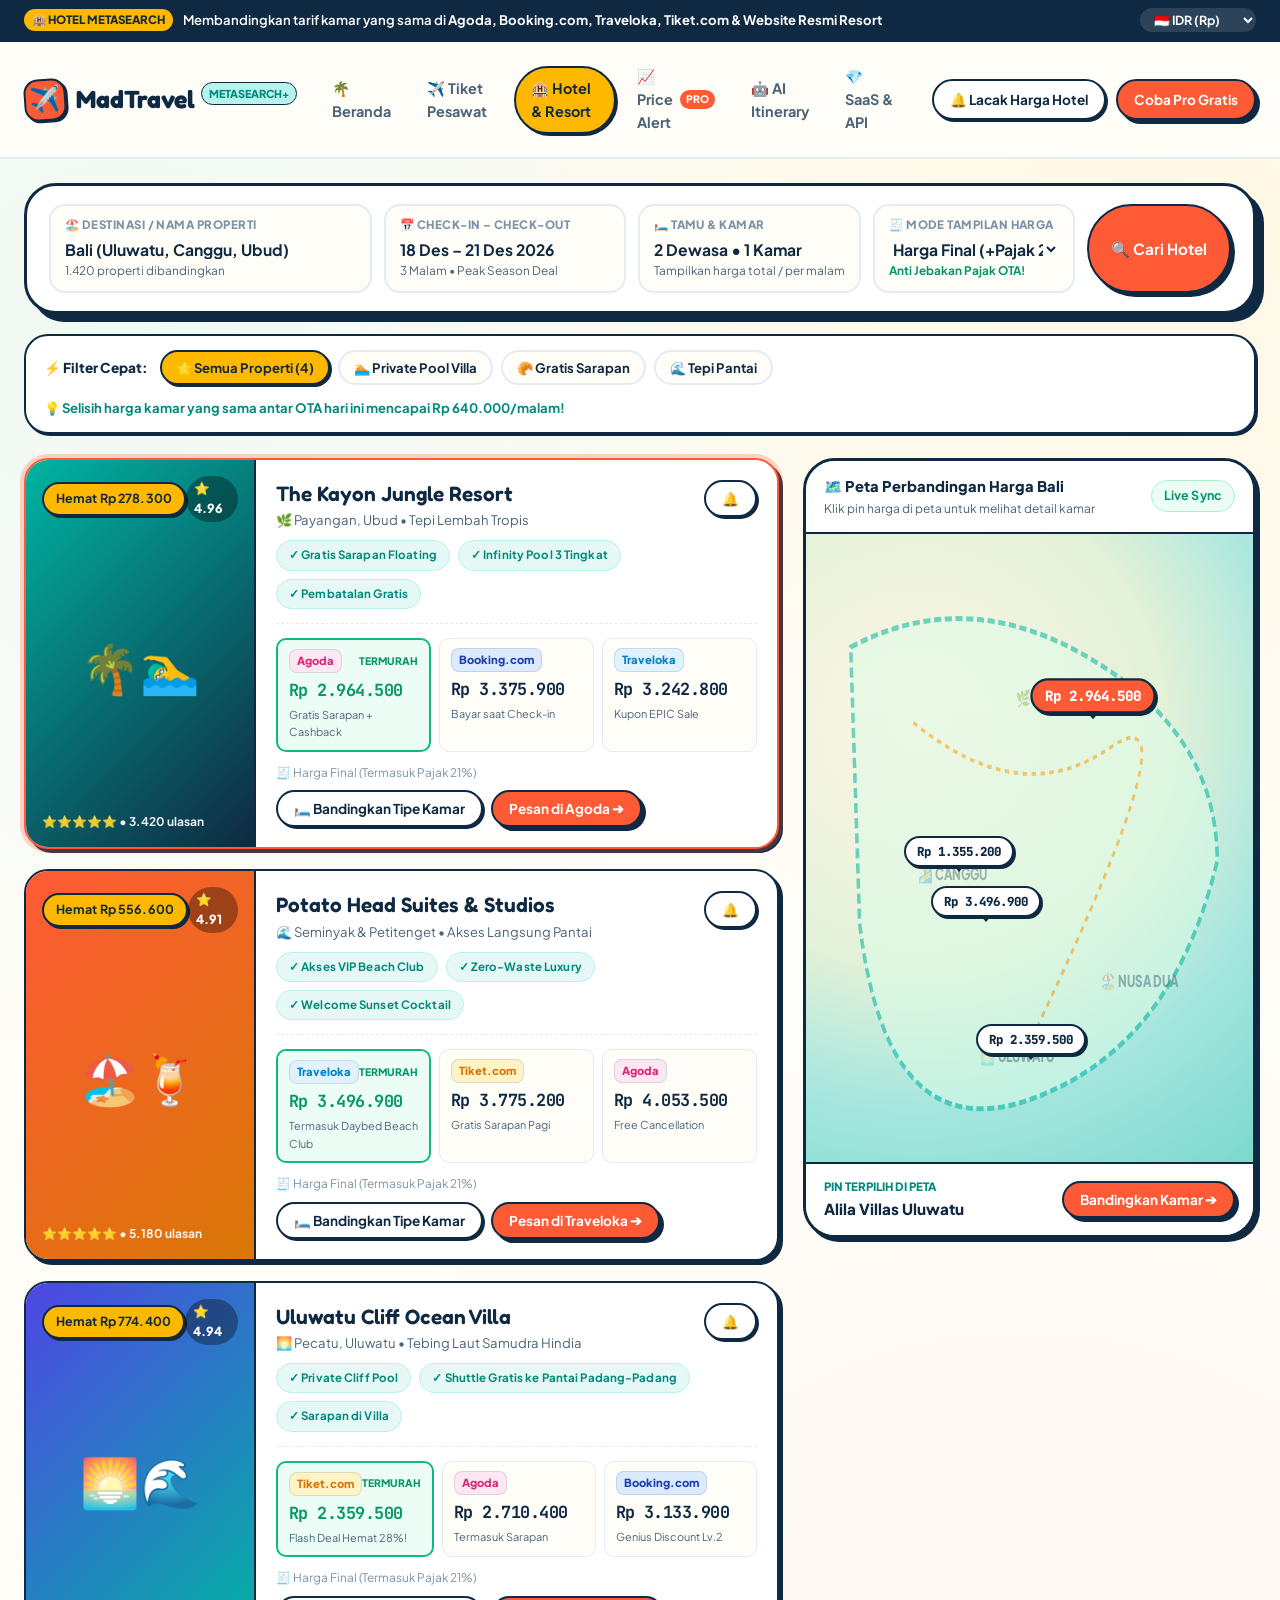
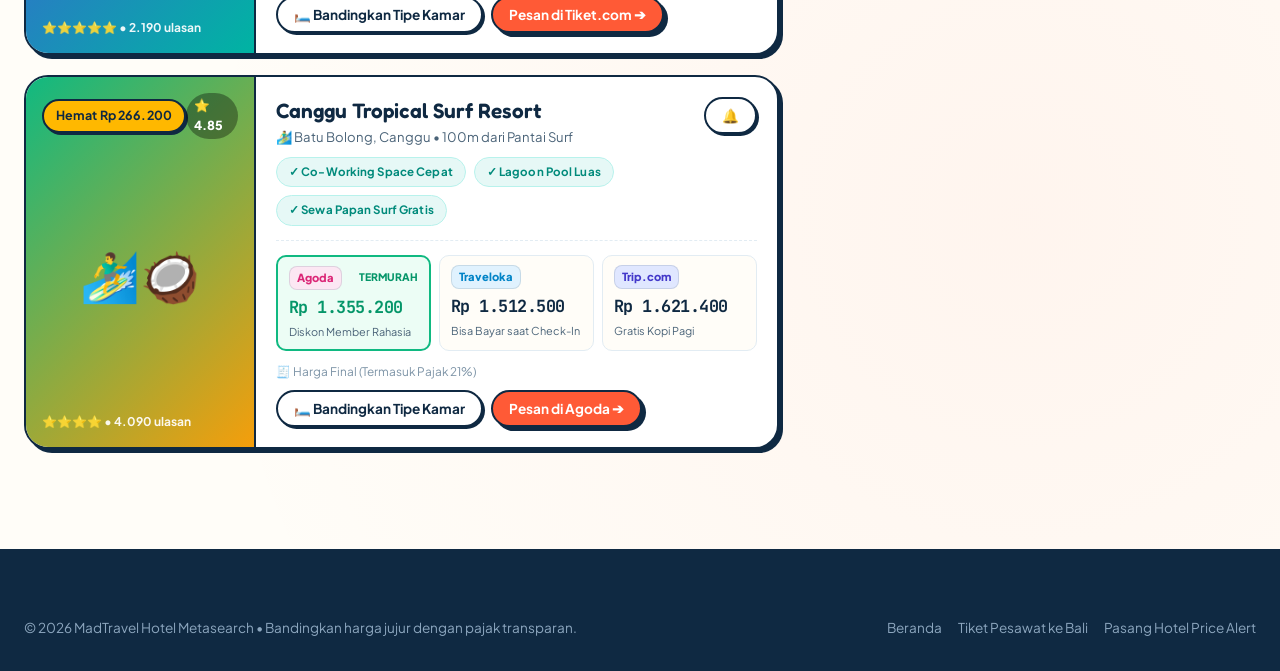
<file: hotels.html>
<!DOCTYPE html>
<html lang="id">
<head>
  <meta charset="UTF-8" />
  <meta name="viewport" content="width=device-width, initial-scale=1.0" />
  <title>Bandingkan Harga Hotel & Villa di Bali — MadTravel Metasearch</title>
  <link rel="stylesheet" href="assets/css/style.css" />
  <style>
    .hotels-split-layout {
      display: grid;
      grid-template-columns: 1.25fr 0.75fr;
      gap: 24px;
      align-items: start;
      margin-top: 24px;
    }

    /* Quick Filter Bar */
    .quick-filter-bar {
      display: flex;
      align-items: center;
      justify-content: space-between;
      flex-wrap: wrap;
      gap: 12px;
      margin-top: 20px;
      padding: 14px 18px;
      background: var(--bg-card);
      border: 2px solid var(--border-bold);
      border-radius: var(--radius-lg);
      box-shadow: var(--shadow-pop-sm);
    }

    .filter-chip {
      padding: 7px 14px;
      border-radius: var(--radius-pill);
      border: 2px solid var(--border-color);
      background: var(--bg-sand);
      font-weight: 700;
      font-size: 0.82rem;
      cursor: pointer;
      transition: var(--transition);
    }

    .filter-chip:hover {
      border-color: var(--border-bold);
    }

    .filter-chip.active {
      background: var(--sunny);
      border-color: var(--border-bold);
      box-shadow: var(--shadow-pop-sm);
    }

    /* Hotel Comparison Card */
    .hotel-card {
      background: var(--bg-card);
      border: 2px solid var(--border-bold);
      border-radius: var(--radius-lg);
      box-shadow: var(--shadow-pop);
      margin-bottom: 20px;
      overflow: hidden;
      display: grid;
      grid-template-columns: 230px 1fr;
      transition: var(--transition);
    }

    .hotel-card.highlighted {
      border-color: var(--coral);
      box-shadow: 0 0 0 4px rgba(255, 90, 54, 0.25), var(--shadow-pop);
    }

    .hotel-visual {
      padding: 16px;
      display: flex;
      flex-direction: column;
      justify-content: space-between;
      border-right: 2px solid var(--border-bold);
      color: white;
      position: relative;
    }

    .hotel-content {
      padding: 20px;
      display: flex;
      flex-direction: column;
      justify-content: space-between;
    }

    .ota-price-grid {
      display: grid;
      grid-template-columns: repeat(3, 1fr);
      gap: 8px;
      margin-top: 14px;
      padding-top: 14px;
      border-top: 1.5px dashed var(--border-color);
    }

    .ota-box-mini {
      padding: 9px 11px;
      border-radius: var(--radius-sm);
      border: 1.5px solid var(--border-color);
      background: var(--bg-sand);
      cursor: pointer;
      transition: var(--transition);
    }

    .ota-box-mini:hover {
      border-color: var(--border-bold);
      transform: translateY(-2px);
    }

    .ota-box-mini.best {
      background: var(--bg-lime-tint);
      border: 2px solid var(--lime);
    }

    /* Sticky Interactive Map Mockup */
    .map-sticky-panel {
      position: sticky;
      top: 90px;
      background: #C9F0EC;
      border: 3px solid var(--border-bold);
      border-radius: var(--radius-xl);
      box-shadow: var(--shadow-pop);
      height: calc(100vh - 120px);
      min-height: 540px;
      overflow: hidden;
      position: sticky;
      display: flex;
      flex-direction: column;
      justify-content: space-between;
    }

    .map-canvas {
      position: relative;
      flex: 1;
      background: 
        radial-gradient(circle at 25% 30%, #FFF6E6 0%, #E2F1D8 45%, #A5E6DF 70%, #7CD8CE 100%);
      overflow: hidden;
    }

    .map-pin {
      position: absolute;
      background: var(--bg-card);
      color: var(--text-navy);
      border: 2px solid var(--border-bold);
      box-shadow: var(--shadow-pop-sm);
      border-radius: var(--radius-pill);
      padding: 5px 11px;
      font-family: var(--font-mono);
      font-weight: 800;
      font-size: 0.78rem;
      cursor: pointer;
      transition: var(--transition);
      z-index: 5;
      white-space: nowrap;
    }

    .map-pin::after {
      content: '';
      position: absolute;
      bottom: -7px;
      left: 50%;
      transform: translateX(-50%);
      border-width: 7px 6px 0;
      border-style: solid;
      border-color: var(--border-bold) transparent;
    }

    .map-pin:hover, .map-pin.active {
      background: var(--coral);
      color: white;
      transform: scale(1.14) translateY(-4px);
      z-index: 20;
    }

    @media (max-width: 1024px) {
      .hotels-split-layout {
        grid-template-columns: 1fr;
      }
      .hotel-card {
        grid-template-columns: 1fr;
      }
      .hotel-visual {
        height: 170px;
        border-right: none;
        border-bottom: 2px solid var(--border-bold);
      }
      .ota-price-grid {
        grid-template-columns: 1fr;
      }
      .map-sticky-panel {
        position: static;
        height: 420px;
      }
    }
  </style>
</head>
<body>

  <!-- Top Bar -->
  <div class="top-promo-bar">
    <div class="container top-promo-inner">
      <div class="promo-ticker">
        <span class="promo-pill">🏨 HOTEL METASEARCH</span>
        <span>Membandingkan tarif kamar yang sama di <strong>Agoda, Booking.com, Traveloka, Tiket.com & Website Resmi Resort</strong></span>
      </div>
      <div class="top-promo-utils">
        <select class="util-select currency-selector" aria-label="Pilih Mata Uang">
          <option value="IDR">🇮🇩 IDR (Rp)</option>
          <option value="USD">🇺🇸 USD ($)</option>
          <option value="SGD">🇸🇬 SGD (S$)</option>
          <option value="MYR">🇲🇾 MYR (RM)</option>
        </select>
      </div>
    </div>
  </div>

  <!-- Navbar -->
  <header class="navbar">
    <div class="container navbar-inner">
      <a href="index.html" class="brand-logo">
        <div class="brand-icon">✈️</div>
        <span>MadTravel</span>
        <span class="brand-tag">METASEARCH+</span>
      </a>

      <nav class="nav-links" id="nav-links">
        <a href="index.html" class="nav-link">🌴 Beranda</a>
        <a href="flights.html" class="nav-link">✈️ Tiket Pesawat</a>
        <a href="hotels.html" class="nav-link active">🏨 Hotel & Resort</a>
        <a href="price-alerts.html" class="nav-link">📈 Price Alert <span class="nav-badge">PRO</span></a>
        <a href="ai-planner.html" class="nav-link">🤖 AI Itinerary</a>
        <a href="pricing.html" class="nav-link">💎 SaaS & API</a>
      </nav>

      <div class="nav-actions">
        <a href="price-alerts.html" class="btn btn-outline btn-sm">🔔 Lacak Harga Hotel</a>
        <a href="pricing.html" class="btn btn-primary btn-sm">Coba Pro Gratis</a>
        <button class="mobile-menu-btn" id="mobile-menu-btn">☰</button>
      </div>
    </div>
  </header>

  <main class="container" style="padding-top: 24px;">
    <!-- Hotel Search Bar -->
    <div class="metasearch-box" style="padding: 18px 22px;">
      <form onsubmit="event.preventDefault(); showToast('Memindai Tarif Kamar...', 'Harga terbaru dari Agoda, Booking.com, Traveloka & Tiket.com berhasil diperbarui!', 'turquoise');">
        <div class="search-Input-grid" style="grid-template-columns: 1.6fr 1.2fr 1.1fr 1fr auto;">
          <div class="search-field">
            <div class="search-field-label">🏖️ Destinasi / Nama Properti</div>
            <input type="text" class="search-field-input" value="Bali (Uluwatu, Canggu, Ubud)" />
            <div class="search-field-sub">1.420 properti dibandingkan</div>
          </div>
          <div class="search-field">
            <div class="search-field-label">📅 Check-In – Check-Out</div>
            <input type="text" class="search-field-input" value="18 Des – 21 Des 2026" />
            <div class="search-field-sub">3 Malam • Peak Season Deal</div>
          </div>
          <div class="search-field">
            <div class="search-field-label">🛏️ Tamu & Kamar</div>
            <input type="text" class="search-field-input" value="2 Dewasa • 1 Kamar" />
            <div class="search-field-sub">Tampilkan harga total / per malam</div>
          </div>
          <div class="search-field">
            <div class="search-field-label">🧾 Mode Tampilan Harga</div>
            <select id="tax-mode-select" class="search-field-input" style="background:transparent; cursor:pointer;">
              <option value="base">Harga Dasar / Malam</option>
              <option value="net" selected>Harga Final (+Pajak 21%)</option>
            </select>
            <div class="search-field-sub" style="color: var(--lime-dark); font-weight: 700;">Anti Jebakan Pajak OTA!</div>
          </div>
          <button type="submit" class="btn btn-primary" style="height: 100%; min-height: 62px;">🔍 Cari Hotel</button>
        </div>
      </form>
    </div>

    <!-- Quick Filter Chips -->
    <div class="quick-filter-bar">
      <div class="flex items-center gap-2 flex-wrap">
        <span style="font-weight: 800; font-size: 0.85rem; margin-right: 4px;">⚡ Filter Cepat:</span>
        <button class="filter-chip active" data-hotel-filter="all" onclick="filterHotels('all', this)">🌟 Semua Properti (4)</button>
        <button class="filter-chip" data-hotel-filter="pool" onclick="filterHotels('pool', this)">🏊 Private Pool Villa</button>
        <button class="filter-chip" data-hotel-filter="breakfast" onclick="filterHotels('breakfast', this)">🥐 Gratis Sarapan</button>
        <button class="filter-chip" data-hotel-filter="beach" onclick="filterHotels('beach', this)">🌊 Tepi Pantai</button>
      </div>
      <div style="font-size: 0.82rem; font-weight: 700; color: var(--turquoise-dark);">
        💡 Selisih harga kamar yang sama antar OTA hari ini mencapai <strong>Rp 640.000/malam!</strong>
      </div>
    </div>

    <!-- Split Layout: Left Hotel Cards, Right Interactive Map -->
    <div class="hotels-split-layout">
      <section id="hotel-results-container"></section>

      <!-- Interactive Tropical Bali Map Mockup -->
      <aside class="map-sticky-panel">
        <div style="padding: 14px 18px; background: var(--bg-card); border-bottom: 2px solid var(--border-bold); display: flex; justify-content: space-between; align-items: center;">
          <div>
            <div style="font-weight: 800; font-size: 0.92rem;">🗺️ Peta Perbandingan Harga Bali</div>
            <div style="font-size: 0.75rem; color: var(--text-slate);">Klik pin harga di peta untuk melihat detail kamar</div>
          </div>
          <span class="badge badge-lime">Live Sync</span>
        </div>

        <div class="map-canvas" id="bali-map-canvas">
          <!-- Decorative SVG Roads & Coastline -->
          <svg width="100%" height="100%" viewBox="0 0 500 500" preserveAspectRatio="none" style="position:absolute; inset:0; opacity:0.55;">
            <path d="M50,90 Q180,40 320,100 T460,260 Q410,410 250,450 T60,310 Z" fill="#DCFCE7" stroke="#00B4A2" stroke-width="4" stroke-dasharray="8 4"/>
            <path d="M120,150 Q240,220 340,170 T260,390" fill="none" stroke="#F59E0B" stroke-width="3" stroke-dasharray="5 5"/>
            <text x="235" y="135" fill="#0F2942" font-size="13" font-weight="800" opacity="0.6">🌿 UBUD</text>
            <text x="125" y="275" fill="#0F2942" font-size="13" font-weight="800" opacity="0.6">🏄‍♂️ CANGGU</text>
            <text x="195" y="420" fill="#0F2942" font-size="13" font-weight="800" opacity="0.6">🌅 ULUWATU</text>
            <text x="330" y="360" fill="#0F2942" font-size="13" font-weight="800" opacity="0.6">🏖️ NUSA DUA</text>
          </svg>

          <!-- Dynamic Map Pins injected by JS -->
          <div id="map-pins-layer"></div>
        </div>

        <div id="map-selected-preview" style="padding: 14px 18px; background: var(--bg-card); border-top: 2px solid var(--border-bold);">
          <div class="flex items-center justify-between">
            <div>
              <div style="font-size: 0.72rem; font-weight: 800; color: var(--turquoise-dark); text-transform: uppercase;">Pin Terpilih di Peta</div>
              <div id="map-preview-title" style="font-weight: 800; font-size: 0.95rem;">Alila Villas Uluwatu</div>
            </div>
            <button class="btn btn-primary btn-sm" onclick="openRoomModal('ht-1')">Bandingkan Kamar ➔</button>
          </div>
        </div>
      </aside>
    </div>
  </main>

  <!-- Modal: Room-by-Room Multi-OTA Price Comparison -->
  <div class="modal-backdrop" id="room-compare-modal" onclick="if(event.target===this) closeModal('room-compare-modal')">
    <div class="modal-card" style="max-width: 680px;">
      <div class="flex justify-between items-start" style="margin-bottom: 16px;">
        <div>
          <span class="badge badge-sunny" style="margin-bottom: 6px;">🛏️ PERBANDINGAN TIPE KAMAR & OTA</span>
          <h3 class="title-h3" id="modal-hotel-name">Detail Perbandingan Kamar</h3>
          <p id="modal-hotel-area" style="font-size: 0.85rem; color: var(--text-slate);"></p>
        </div>
        <button class="btn btn-outline btn-sm" onclick="closeModal('room-compare-modal')">✕ Tutup</button>
      </div>

      <div id="modal-rooms-body" style="display: flex; flex-direction: column; gap: 14px; max-height: 65vh; overflow-y: auto;"></div>
    </div>
  </div>

  <footer class="footer">
    <div class="container footer-bottom" style="border-top: none; padding-top: 0;">
      <div>© 2026 MadTravel Hotel Metasearch • Bandingkan harga jujur dengan pajak transparan.</div>
      <div class="flex gap-4">
        <a href="index.html">Beranda</a>
        <a href="flights.html">Tiket Pesawat ke Bali</a>
        <a href="price-alerts.html">Pasang Hotel Price Alert</a>
      </div>
    </div>
  </footer>

  <script src="assets/js/app.js"></script>
  <script>
    const hotelsCatalog = [
      {
        id: 'ht-1',
        name: 'The Kayon Jungle Resort',
        area: '🌿 Payangan, Ubud • Tepi Lembah Tropis',
        stars: '⭐⭐⭐⭐⭐',
        rating: '4.96',
        reviews: '3.420 ulasan',
        emoji: '🌴🏊‍♂️',
        gradient: 'linear-gradient(135deg, #00B4A2 0%, #0F2942 100%)',
        tags: ['pool', 'breakfast'],
        perks: ['Gratis Sarapan Floating', 'Infinity Pool 3 Tingkat', 'Pembatalan Gratis'],
        mapPos: { top: '24%', left: '52%' },
        otas: [
          { name: 'Agoda', style: 'ota-agoda', basePrice: 2450000, note: 'Gratis Sarapan + Cashback', best: true },
          { name: 'Booking.com', style: 'ota-booking', basePrice: 2790000, note: 'Bayar saat Check-in' },
          { name: 'Traveloka', style: 'ota-traveloka', basePrice: 2680000, note: 'Kupon EPIC Sale' }
        ],
        rooms: [
          { type: 'Kayon Premier Suite', agoda: 2450000, traveloka: 2680000, booking: 2790000, inclusion: 'Sarapan 2 Orang + Afternoon Tea' },
          { type: 'Jungle Pool Villa (Private Pool)', agoda: 3690000, traveloka: 3850000, booking: 4120000, inclusion: 'Private Infinity Pool + Butler 24 Jam' }
        ]
      },
      {
        id: 'ht-2',
        name: 'Potato Head Suites & Studios',
        area: '🌊 Seminyak & Petitenget • Akses Langsung Pantai',
        stars: '⭐⭐⭐⭐⭐',
        rating: '4.91',
        reviews: '5.180 ulasan',
        emoji: '🏖️🍹',
        gradient: 'linear-gradient(135deg, #FF5A36 0%, #D97706 100%)',
        tags: ['beach', 'breakfast'],
        perks: ['Akses VIP Beach Club', 'Zero-Waste Luxury', 'Welcome Sunset Cocktail'],
        mapPos: { top: '56%', left: '28%' },
        otas: [
          { name: 'Traveloka', style: 'ota-traveloka', basePrice: 2890000, note: 'Termasuk Daybed Beach Club', best: true },
          { name: 'Tiket.com', style: 'ota-tiket', basePrice: 3120000, note: 'Gratis Sarapan Pagi' },
          { name: 'Agoda', style: 'ota-agoda', basePrice: 3350000, note: 'Free Cancellation' }
        ],
        rooms: [
          { type: 'Sunrise Studio King', agoda: 3350000, traveloka: 2890000, booking: 3250000, inclusion: 'Gratis Masuk Beach Club + Sarapan' },
          { type: 'Bamboo Pool Suite', agoda: 4650000, traveloka: 4390000, booking: 4800000, inclusion: 'Private Plunge Pool + Sunset Drink' }
        ]
      },
      {
        id: 'ht-3',
        name: 'Uluwatu Cliff Ocean Villa',
        area: '🌅 Pecatu, Uluwatu • Tebing Laut Samudra Hindia',
        stars: '⭐⭐⭐⭐⭐',
        rating: '4.94',
        reviews: '2.190 ulasan',
        emoji: '🌅🌊',
        gradient: 'linear-gradient(135deg, #4F46E5 0%, #00B4A2 100%)',
        tags: ['pool', 'beach', 'breakfast'],
        perks: ['Private Cliff Pool', 'Shuttle Gratis ke Pantai Padang-Padang', 'Sarapan di Villa'],
        mapPos: { top: '78%', left: '38%' },
        otas: [
          { name: 'Tiket.com', style: 'ota-tiket', basePrice: 1950000, note: 'Flash Deal Hemat 28%!', best: true },
          { name: 'Agoda', style: 'ota-agoda', basePrice: 2240000, note: 'Termasuk Sarapan' },
          { name: 'Booking.com', style: 'ota-booking', basePrice: 2590000, note: 'Genius Discount Lv.2' }
        ],
        rooms: [
          { type: 'One-Bedroom Ocean Pool Villa', agoda: 2240000, traveloka: 2150000, booking: 1950000, inclusion: 'Private Pool + Sarapan Terapung' },
          { type: 'Two-Bedroom Family Cliff Residence', agoda: 3890000, traveloka: 3750000, booking: 3600000, inclusion: 'Untuk 4 Dewasa + BBQ Seafood Gratis' }
        ]
      },
      {
        id: 'ht-4',
        name: 'Canggu Tropical Surf Resort',
        area: '🏄‍♂️ Batu Bolong, Canggu • 100m dari Pantai Surf',
        stars: '⭐⭐⭐⭐',
        rating: '4.85',
        reviews: '4.090 ulasan',
        emoji: '🏄‍♂️🥥',
        gradient: 'linear-gradient(135deg, #10B981 0%, #F59E0B 100%)',
        tags: ['beach'],
        perks: ['Co-Working Space Cepat', 'Lagoon Pool Luas', 'Sewa Papan Surf Gratis'],
        mapPos: { top: '48%', left: '22%' },
        otas: [
          { name: 'Agoda', style: 'ota-agoda', basePrice: 1120000, note: 'Diskon Member Rahasia', best: true },
          { name: 'Traveloka', style: 'ota-traveloka', basePrice: 1250000, note: 'Bisa Bayar saat Check-In' },
          { name: 'Trip.com', style: 'ota-trip', basePrice: 1340000, note: 'Gratis Kopi Pagi' }
        ],
        rooms: [
          { type: 'Tropical Lagoon Access Room', agoda: 1120000, traveloka: 1250000, booking: 1340000, inclusion: 'Akses Kolam Langsung dari Teras' },
          { type: 'Roof Deck Surf Loft', agoda: 1490000, traveloka: 1580000, booking: 1620000, inclusion: 'Balkon Sunset + Gratis Kursus Surf 1 Jam' }
        ]
      }
    ];

    let activeHotelFilter = 'all';
    let selectedHotelId = 'ht-1';

    function getTaxMultiplier() {
      const mode = document.getElementById('tax-mode-select')?.value || 'net';
      return mode === 'net' ? 1.21 : 1.0;
    }

    function renderHotels() {
      const container = document.getElementById('hotel-results-container');
      const pinsLayer = document.getElementById('map-pins-layer');
      if (!container || !pinsLayer) return;

      const mult = getTaxMultiplier();
      const taxLabel = mult > 1 ? 'Harga Final (Termasuk Pajak 21%)' : 'Harga Dasar (Belum Pajak 21%)';

      const list = hotelsCatalog.filter(h => {
        if (activeHotelFilter === 'all') return true;
        return h.tags.includes(activeHotelFilter);
      });

      container.innerHTML = list.map(h => {
        const bestOta = h.otas[0];
        const maxOta = h.otas[h.otas.length - 1];
        const saveAmount = Math.round((maxOta.basePrice - bestOta.basePrice) * mult);

        return `
          <article class="hotel-card ${h.id === selectedHotelId ? 'highlighted' : ''}" id="card-${h.id}" onmouseenter="highlightPin('${h.id}')">
            <div class="hotel-visual" style="background: ${h.gradient};">
              <div class="flex justify-between items-center">
                <span class="badge badge-pop badge-sunny">Hemat ${formatMoney(saveAmount)}</span>
                <span style="font-size: 0.78rem; font-weight: 800; background: rgba(0,0,0,0.35); padding: 3px 8px; border-radius: 99px;">⭐ ${h.rating}</span>
              </div>
              <div style="font-size: 3rem; text-align: center; margin: 14px 0;">${h.emoji}</div>
              <div style="font-size: 0.75rem; opacity: 0.92; font-weight: 700;">${h.stars} • ${h.reviews}</div>
            </div>

            <div class="hotel-content">
              <div>
                <div class="flex justify-between items-start gap-2">
                  <div>
                    <h3 class="title-h3">${h.name}</h3>
                    <p style="font-size: 0.82rem; color: var(--text-slate); margin-top: 2px;">${h.area}</p>
                  </div>
                  <button class="btn btn-outline btn-sm" onclick="showToast('Hotel Price Alert Aktif!', 'Kami akan kirim WA jika tarif ${h.name} turun.', 'lime')" title="Lacak Harga Hotel Ini">🔔</button>
                </div>

                <div class="flex gap-2 flex-wrap" style="margin-top: 10px;">
                  ${h.perks.map(p => `<span class="badge badge-turquoise" style="font-size: 0.72rem;">✓ ${p}</span>`).join('')}
                </div>
              </div>

              <!-- 3-OTA Side-by-Side Comparison Boxes -->
              <div>
                <div class="ota-price-grid">
                  ${h.otas.map(o => {
                    const price = Math.round(o.basePrice * mult);
                    return `
                      <div class="ota-box-mini ${o.best ? 'best' : ''}" onclick="openRoomModal('${h.id}')">
                        <div class="flex justify-between items-center" style="margin-bottom: 4px;">
                          <span class="ota-badge ${o.style}" style="font-size: 0.7rem; padding: 2px 7px;">${o.name}</span>
                          ${o.best ? '<span style="font-size:0.65rem; font-weight:800; color:var(--lime-dark);">TERMURAH</span>' : ''}
                        </div>
                        <div class="text-price" style="font-size: 1.05rem; color: ${o.best ? 'var(--lime-dark)' : 'var(--text-navy)'};">
                          ${formatMoney(price)}
                        </div>
                        <div style="font-size: 0.68rem; color: var(--text-slate); margin-top: 2px;">${o.note}</div>
                      </div>
                    `;
                  }).join('')}
                </div>

                <div class="flex justify-between items-center flex-wrap gap-2" style="margin-top: 12px;">
                  <span style="font-size: 0.74rem; color: var(--text-muted);">🧾 ${taxLabel}</span>
                  <div class="flex gap-2">
                    <button class="btn btn-outline btn-sm" onclick="openRoomModal('${h.id}')">🛏️ Bandingkan Tipe Kamar</button>
                    <button class="btn btn-primary btn-sm" onclick="showToast('Membuka ${bestOta.name}...', 'Mengunci harga termurah untuk ${h.name}!', 'lime')">
                      Pesan di ${bestOta.name} ➔
                    </button>
                  </div>
                </div>
              </div>
            </div>
          </article>
        `;
      }).join('');

      // Render Map Pins
      pinsLayer.innerHTML = list.map(h => {
        const bestPrice = Math.round(h.otas[0].basePrice * mult);
        return `
          <button
            class="map-pin ${h.id === selectedHotelId ? 'active' : ''}"
            id="pin-${h.id}"
            style="top: ${h.mapPos.top}; left: ${h.mapPos.left};"
            onclick="selectHotelFromMap('${h.id}')"
          >
            ${formatMoney(bestPrice)}
          </button>
        `;
      }).join('');
    }

    function highlightPin(hotelId) {
      selectedHotelId = hotelId;
      document.querySelectorAll('.map-pin').forEach(p => p.classList.remove('active'));
      document.getElementById(`pin-${hotelId}`)?.classList.add('active');
      const found = hotelsCatalog.find(h => h.id === hotelId);
      if (found) {
        const titleEl = document.getElementById('map-preview-title');
        if (titleEl) titleEl.textContent = `${found.name} (${found.otas[0].name})`;
      }
    }

    function selectHotelFromMap(hotelId) {
      highlightPin(hotelId);
      document.querySelectorAll('.hotel-card').forEach(c => c.classList.remove('highlighted'));
      const card = document.getElementById(`card-${hotelId}`);
      if (card) {
        card.classList.add('highlighted');
        card.scrollIntoView({ behavior: 'smooth', block: 'center' });
      }
    }

    function filterHotels(tag, btn) {
      activeHotelFilter = tag;
      document.querySelectorAll('.filter-chip').forEach(c => c.classList.remove('active'));
      if (btn) btn.classList.add('active');
      renderHotels();
    }

    function openRoomModal(hotelId) {
      const hotel = hotelsCatalog.find(h => h.id === hotelId);
      if (!hotel) return;
      const mult = getTaxMultiplier();

      document.getElementById('modal-hotel-name').textContent = hotel.name;
      document.getElementById('modal-hotel-area').textContent = hotel.area;

      const body = document.getElementById('modal-rooms-body');
      body.innerHTML = hotel.rooms.map(rm => {
        const pAgoda = Math.round(rm.agoda * mult);
        const pTrav = Math.round(rm.traveloka * mult);
        const pBook = Math.round(rm.booking * mult);
        const minP = Math.min(pAgoda, pTrav, pBook);

        return `
          <div style="border: 2px solid var(--border-bold); border-radius: var(--radius-md); padding: 16px; background: var(--bg-sand);">
            <div class="flex justify-between items-center flex-wrap gap-2" style="margin-bottom: 10px;">
              <div>
                <div style="font-weight: 800; font-size: 1rem;">🛏️ ${rm.type}</div>
                <div style="font-size: 0.78rem; color: var(--turquoise-dark); font-weight: 700;">✨ ${rm.inclusion}</div>
              </div>
              <span class="badge badge-lime">Termurah ${formatMoney(minP)}</span>
            </div>

            <div class="grid-3" style="gap: 10px;">
              <div style="background: white; padding: 10px; border-radius: 10px; border: 1.5px solid ${pAgoda === minP ? 'var(--lime)' : 'var(--border-color)'};">
                <span class="ota-badge ota-agoda">Agoda</span>
                <div class="text-price" style="font-size: 1rem; margin: 6px 0;">${formatMoney(pAgoda)}</div>
                <button class="btn btn-turquoise btn-sm" style="width:100%;" onclick="closeModal('room-compare-modal'); showToast('Membuka Agoda...', 'Kamar ${rm.type} berhasil dipilih!', 'lime')">Pilih ↗</button>
              </div>
              <div style="background: white; padding: 10px; border-radius: 10px; border: 1.5px solid ${pTrav === minP ? 'var(--lime)' : 'var(--border-color)'};">
                <span class="ota-badge ota-traveloka">Traveloka</span>
                <div class="text-price" style="font-size: 1rem; margin: 6px 0;">${formatMoney(pTrav)}</div>
                <button class="btn btn-outline btn-sm" style="width:100%;" onclick="closeModal('room-compare-modal'); showToast('Membuka Traveloka...', 'Kamar ${rm.type} berhasil dipilih!', 'lime')">Pilih ↗</button>
              </div>
              <div style="background: white; padding: 10px; border-radius: 10px; border: 1.5px solid ${pBook === minP ? 'var(--lime)' : 'var(--border-color)'};">
                <span class="ota-badge ota-booking">Booking.com</span>
                <div class="text-price" style="font-size: 1rem; margin: 6px 0;">${formatMoney(pBook)}</div>
                <button class="btn btn-outline btn-sm" style="width:100%;" onclick="closeModal('room-compare-modal'); showToast('Membuka Booking.com...', 'Kamar ${rm.type} berhasil dipilih!', 'lime')">Pilih ↗</button>
              </div>
            </div>
          </div>
        `;
      }).join('');

      openModal('room-compare-modal');
    }

    document.addEventListener('DOMContentLoaded', () => {
      renderHotels();
      document.getElementById('tax-mode-select')?.addEventListener('change', () => {
        renderHotels();
        showToast('Mode Pajak Diubah', 'Seluruh tarif hotel & pin peta telah disesuaikan.', 'sunny');
      });
      window.onCurrencyChanged = () => renderHotels();
    });
  </script>
</body>
</html>
</file>
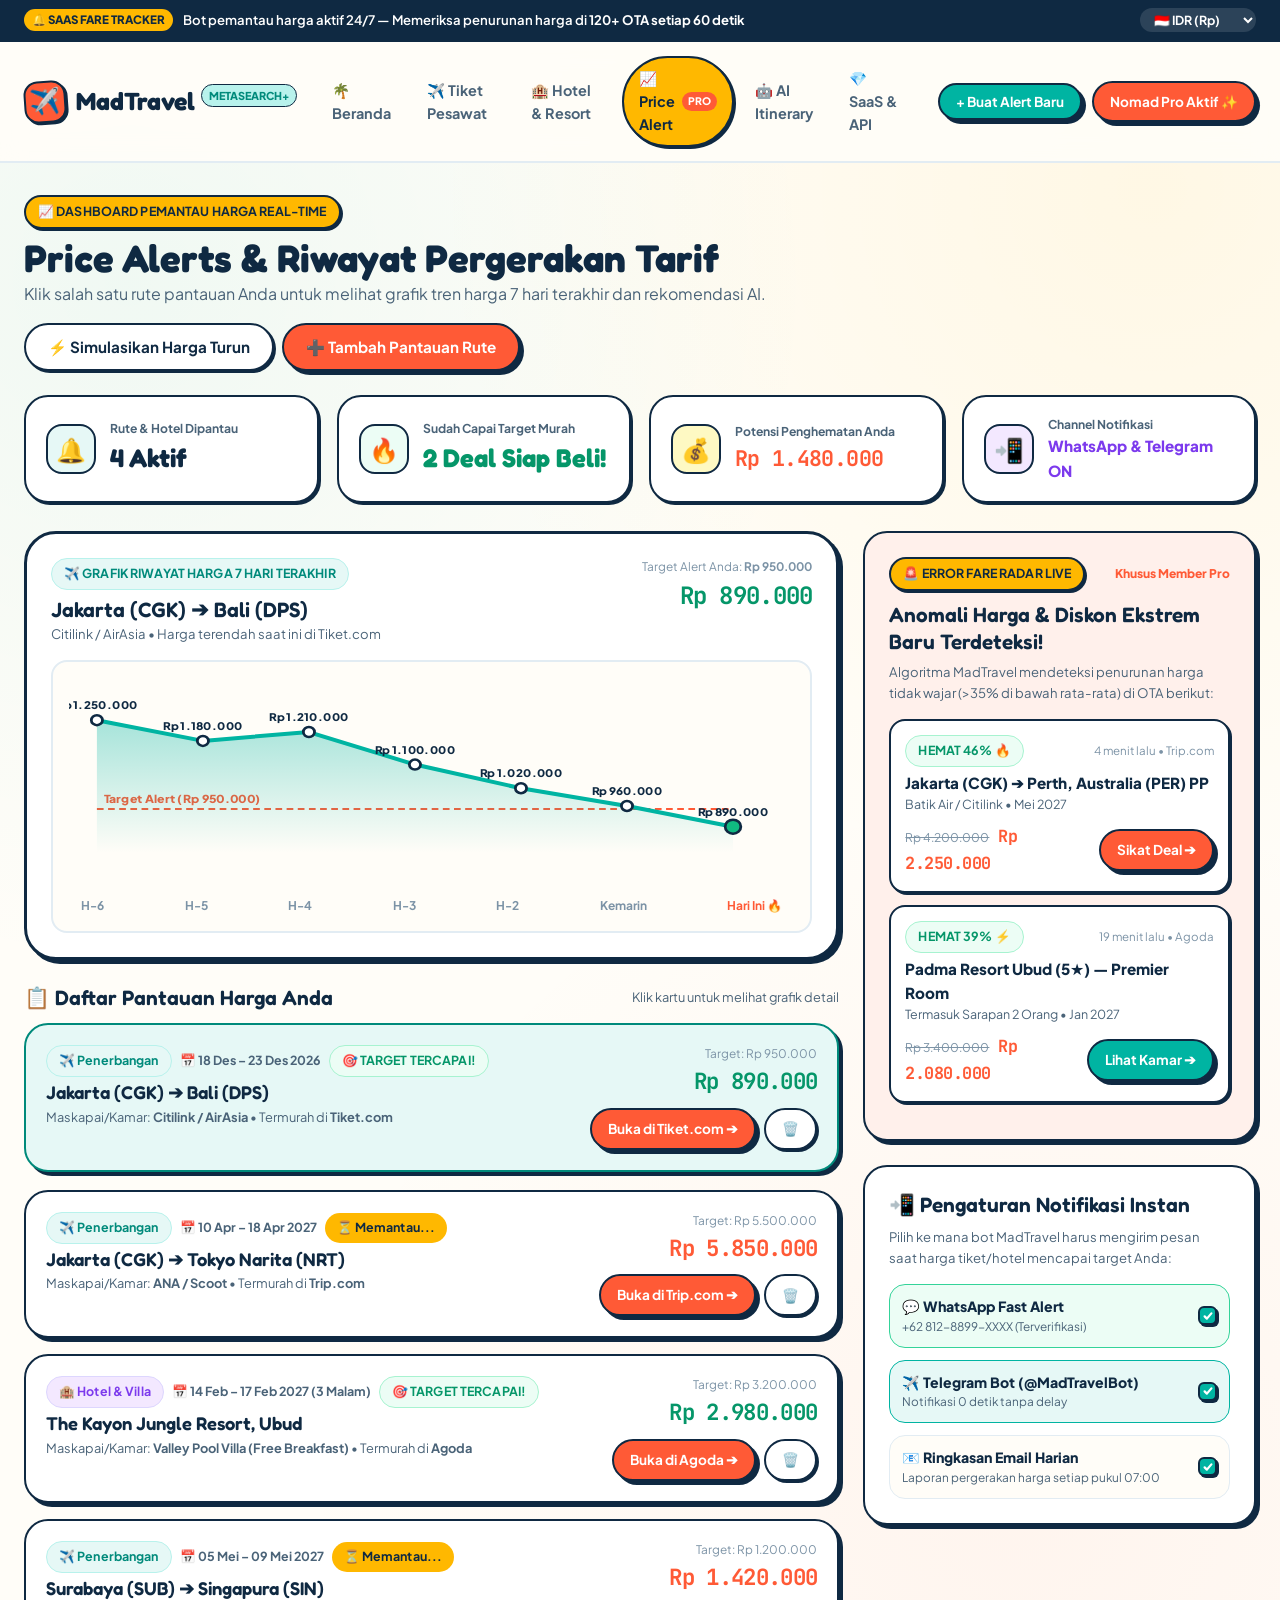
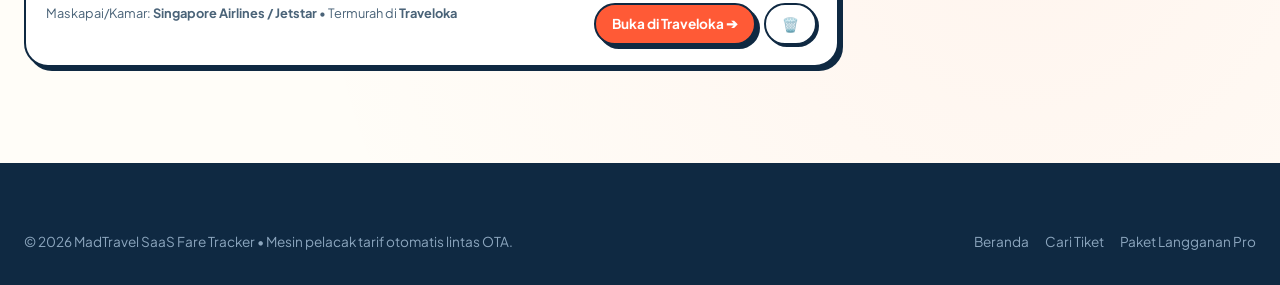
<file: price-alerts.html>
<!DOCTYPE html>
<html lang="id">
<head>
  <meta charset="UTF-8" />
  <meta name="viewport" content="width=device-width, initial-scale=1.0" />
  <title>Price Alerts & Fare Tracker Dashboard — MadTravel SaaS</title>
  <link rel="stylesheet" href="assets/css/style.css" />
  <style>
    .dashboard-kpi-grid {
      display: grid;
      grid-template-columns: repeat(4, 1fr);
      gap: 18px;
      margin-bottom: 28px;
    }

    .kpi-card {
      background: var(--bg-card);
      border: 2px solid var(--border-bold);
      border-radius: var(--radius-lg);
      box-shadow: var(--shadow-pop-sm);
      padding: 18px 20px;
      display: flex;
      align-items: center;
      gap: 14px;
    }

    .kpi-icon {
      width: 50px;
      height: 50px;
      border-radius: 16px;
      border: 2px solid var(--border-bold);
      display: flex;
      align-items: center;
      justify-content: center;
      font-size: 1.5rem;
      flex-shrink: 0;
    }

    .tracker-layout {
      display: grid;
      grid-template-columns: 1.35fr 0.65fr;
      gap: 24px;
      align-items: start;
    }

    /* Alert Item Card */
    .alert-card {
      background: var(--bg-card);
      border: 2px solid var(--border-bold);
      border-radius: var(--radius-lg);
      box-shadow: var(--shadow-pop);
      padding: 20px;
      margin-bottom: 16px;
      cursor: pointer;
      transition: var(--transition);
    }

    .alert-card:hover, .alert-card.active {
      border-color: var(--turquoise-dark);
      background: var(--bg-ocean-tint);
      transform: translateY(-2px);
    }

    /* Chart Box */
    .chart-box {
      background: var(--bg-card);
      border: 3px solid var(--border-bold);
      border-radius: var(--radius-xl);
      box-shadow: var(--shadow-pop);
      padding: 24px;
      margin-bottom: 24px;
    }

    /* Error Fare Radar Card */
    .error-fare-item {
      background: var(--bg-card);
      border: 2px solid var(--border-bold);
      border-radius: var(--radius-md);
      padding: 14px;
      margin-bottom: 12px;
      box-shadow: var(--shadow-pop-sm);
    }

    .form-input-pop {
      width: 100%;
      background: var(--bg-sand);
      border: 2px solid var(--border-bold);
      border-radius: var(--radius-md);
      padding: 10px 14px;
      font-weight: 700;
      margin-top: 4px;
    }

    @media (max-width: 980px) {
      .dashboard-kpi-grid {
        grid-template-columns: repeat(2, 1fr);
      }
      .tracker-layout {
        grid-template-columns: 1fr;
      }
    }
  </style>
</head>
<body>

  <!-- Top Bar -->
  <div class="top-promo-bar">
    <div class="container top-promo-inner">
      <div class="promo-ticker">
        <span class="promo-pill">🔔 SAAS FARE TRACKER</span>
        <span>Bot pemantau harga aktif 24/7 — Memeriksa penurunan harga di <strong>120+ OTA setiap 60 detik</strong></span>
      </div>
      <div class="top-promo-utils">
        <select class="util-select currency-selector" aria-label="Pilih Mata Uang">
          <option value="IDR">🇮🇩 IDR (Rp)</option>
          <option value="USD">🇺🇸 USD ($)</option>
          <option value="SGD">🇸🇬 SGD (S$)</option>
          <option value="MYR">🇲🇾 MYR (RM)</option>
        </select>
      </div>
    </div>
  </div>

  <!-- Navbar -->
  <header class="navbar">
    <div class="container navbar-inner">
      <a href="index.html" class="brand-logo">
        <div class="brand-icon">✈️</div>
        <span>MadTravel</span>
        <span class="brand-tag">METASEARCH+</span>
      </a>

      <nav class="nav-links" id="nav-links">
        <a href="index.html" class="nav-link">🌴 Beranda</a>
        <a href="flights.html" class="nav-link">✈️ Tiket Pesawat</a>
        <a href="hotels.html" class="nav-link">🏨 Hotel & Resort</a>
        <a href="price-alerts.html" class="nav-link active">📈 Price Alert <span class="nav-badge">PRO</span></a>
        <a href="ai-planner.html" class="nav-link">🤖 AI Itinerary</a>
        <a href="pricing.html" class="nav-link">💎 SaaS & API</a>
      </nav>

      <div class="nav-actions">
        <button class="btn btn-turquoise btn-sm" onclick="openModal('new-alert-modal')">+ Buat Alert Baru</button>
        <a href="pricing.html" class="btn btn-primary btn-sm">Nomad Pro Aktif ✨</a>
        <button class="mobile-menu-btn" id="mobile-menu-btn">☰</button>
      </div>
    </div>
  </header>

  <main class="container" style="padding-top: 32px;">
    <!-- Header Banner -->
    <div class="flex justify-between items-center flex-wrap gap-4" style="margin-bottom: 24px;">
      <div>
        <span class="badge badge-pop badge-sunny" style="margin-bottom: 6px;">📈 DASHBOARD PEMANTAU HARGA REAL-TIME</span>
        <h1 class="title-h1">Price Alerts & Riwayat Pergerakan Tarif</h1>
        <p style="color: var(--text-slate);">Klik salah satu rute pantauan Anda untuk melihat grafik tren harga 7 hari terakhir dan rekomendasi AI.</p>
      </div>
      <div class="flex gap-2">
        <button class="btn btn-outline" onclick="simulatePriceDrop()">⚡ Simulasikan Harga Turun</button>
        <button class="btn btn-primary" onclick="openModal('new-alert-modal')">➕ Tambah Pantauan Rute</button>
      </div>
    </div>

    <!-- KPI Summary Row -->
    <div class="dashboard-kpi-grid">
      <div class="kpi-card">
        <div class="kpi-icon" style="background: var(--bg-ocean-tint);">🔔</div>
        <div>
          <div style="font-size: 0.76rem; color: var(--text-slate); font-weight: 700;">Rute & Hotel Dipantau</div>
          <div style="font-family: var(--font-display); font-size: 1.6rem; font-weight: 700;" id="kpi-count">4 Aktif</div>
        </div>
      </div>

      <div class="kpi-card">
        <div class="kpi-icon" style="background: var(--bg-lime-tint);">🔥</div>
        <div>
          <div style="font-size: 0.76rem; color: var(--text-slate); font-weight: 700;">Sudah Capai Target Murah</div>
          <div style="font-family: var(--font-display); font-size: 1.6rem; font-weight: 700; color: var(--lime-dark);">2 Deal Siap Beli!</div>
        </div>
      </div>

      <div class="kpi-card">
        <div class="kpi-icon" style="background: var(--bg-sunny-tint);">💰</div>
        <div>
          <div style="font-size: 0.76rem; color: var(--text-slate); font-weight: 700;">Potensi Penghematan Anda</div>
          <div class="text-price" style="font-size: 1.35rem; color: var(--coral);" data-idr="1480000">Rp 1.480.000</div>
        </div>
      </div>

      <div class="kpi-card">
        <div class="kpi-icon" style="background: var(--purple-tint);">📲</div>
        <div>
          <div style="font-size: 0.76rem; color: var(--text-slate); font-weight: 700;">Channel Notifikasi</div>
          <div style="font-weight: 800; font-size: 0.95rem; color: var(--purple-play);">WhatsApp & Telegram ON</div>
        </div>
      </div>
    </div>

    <div class="tracker-layout">
      <!-- Left Column: Interactive SVG Chart + Tracked Alerts List -->
      <div>
        <!-- Interactive SVG Price History Chart -->
        <div class="chart-box">
          <div class="flex justify-between items-start flex-wrap gap-3" style="margin-bottom: 16px;">
            <div>
              <span class="badge badge-turquoise" id="chart-badge">✈️ GRAFIK RIWAYAT HARGA 7 HARI TERAKHIR</span>
              <h2 class="title-h3" id="chart-route-title" style="margin-top: 6px;">Jakarta (CGK) ➔ Bali (DPS)</h2>
              <p id="chart-sub-info" style="font-size: 0.82rem; color: var(--text-slate);">Harga terendah hari ini ditemukan di Tiket.com</p>
            </div>
            <div style="text-align: right;">
              <div style="font-size: 0.74rem; color: var(--text-muted);">Target Alert Anda: <strong id="chart-target-price">Rp 950.000</strong></div>
              <div class="text-price" style="font-size: 1.5rem; color: var(--lime-dark);" id="chart-current-price">Rp 890.000</div>
            </div>
          </div>

          <!-- Dynamic SVG Line & Area Chart -->
          <div style="background: var(--bg-sand); border: 2px solid var(--border-color); border-radius: var(--radius-md); padding: 16px;">
            <svg id="price-history-svg" width="100%" height="210" viewBox="0 0 650 210" preserveAspectRatio="none"></svg>
            <div class="flex justify-between" style="font-size: 0.75rem; color: var(--text-muted); font-weight: 700; margin-top: 8px; padding: 0 12px;">
              <span>H-6</span>
              <span>H-5</span>
              <span>H-4</span>
              <span>H-3</span>
              <span>H-2</span>
              <span>Kemarin</span>
              <span style="color: var(--coral);">Hari Ini 🔥</span>
            </div>
          </div>
        </div>

        <!-- Tracked Watchlist Cards -->
        <div class="flex justify-between items-center" style="margin-bottom: 14px;">
          <h3 class="title-h3">📋 Daftar Pantauan Harga Anda</h3>
          <span style="font-size: 0.8rem; color: var(--text-slate);">Klik kartu untuk melihat grafik detail</span>
        </div>

        <div id="alerts-watchlist-container"></div>
      </div>

      <!-- Right Column: Live Error Fare Radar & Notification Settings -->
      <aside>
        <div class="card-pop" style="background: var(--bg-coral-tint); margin-bottom: 24px;">
          <div class="flex items-center justify-between" style="margin-bottom: 10px;">
            <span class="badge badge-pop badge-sunny">🚨 ERROR FARE RADAR LIVE</span>
            <span style="font-size: 0.75rem; font-weight: 800; color: var(--coral);">Khusus Member Pro</span>
          </div>
          <h3 class="title-h3" style="margin-bottom: 6px;">Anomali Harga & Diskon Ekstrem Baru Terdeteksi!</h3>
          <p style="font-size: 0.82rem; color: var(--text-slate); margin-bottom: 16px;">
            Algoritma MadTravel mendeteksi penurunan harga tidak wajar (>35% di bawah rata-rata) di OTA berikut:
          </p>

          <div class="error-fare-item">
            <div class="flex justify-between items-center" style="margin-bottom: 4px;">
              <span class="badge badge-lime">HEMAT 46% 🔥</span>
              <span style="font-size: 0.72rem; color: var(--text-muted);">4 menit lalu • Trip.com</span>
            </div>
            <div style="font-weight: 800; font-size: 0.95rem;">Jakarta (CGK) ➔ Perth, Australia (PER) PP</div>
            <div style="font-size: 0.78rem; color: var(--text-slate); margin-bottom: 8px;">Batik Air / Citilink • Mei 2027</div>
            <div class="flex justify-between items-center">
              <div>
                <span style="text-decoration: line-through; font-size: 0.75rem; color: var(--text-muted);" data-idr="4200000">Rp 4.200.000</span>
                <span class="text-price" style="font-size: 1.05rem; color: var(--coral); margin-left: 6px;" data-idr="2250000">Rp 2.250.000</span>
              </div>
              <a href="flights.html" class="btn btn-primary btn-sm">Sikat Deal ➔</a>
            </div>
          </div>

          <div class="error-fare-item">
            <div class="flex justify-between items-center" style="margin-bottom: 4px;">
              <span class="badge badge-lime">HEMAT 39% ⚡</span>
              <span style="font-size: 0.72rem; color: var(--text-muted);">19 menit lalu • Agoda</span>
            </div>
            <div style="font-weight: 800; font-size: 0.95rem;">Padma Resort Ubud (5★) — Premier Room</div>
            <div style="font-size: 0.78rem; color: var(--text-slate); margin-bottom: 8px;">Termasuk Sarapan 2 Orang • Jan 2027</div>
            <div class="flex justify-between items-center">
              <div>
                <span style="text-decoration: line-through; font-size: 0.75rem; color: var(--text-muted);" data-idr="3400000">Rp 3.400.000</span>
                <span class="text-price" style="font-size: 1.05rem; color: var(--coral); margin-left: 6px;" data-idr="2080000">Rp 2.080.000</span>
              </div>
              <a href="hotels.html" class="btn btn-turquoise btn-sm">Lihat Kamar ➔</a>
            </div>
          </div>
        </div>

        <!-- Channel Settings Card -->
        <div class="card-pop">
          <h3 class="title-h3" style="margin-bottom: 8px;">📲 Pengaturan Notifikasi Instan</h3>
          <p style="font-size: 0.82rem; color: var(--text-slate); margin-bottom: 16px;">
            Pilih ke mana bot MadTravel harus mengirim pesan saat harga tiket/hotel mencapai target Anda:
          </p>

          <div style="display: flex; flex-direction: column; gap: 12px;">
            <label class="flex justify-between items-center" style="padding: 10px 12px; background: var(--bg-lime-tint); border: 1.5px solid #34D399; border-radius: var(--radius-md); cursor: pointer;">
              <div>
                <div style="font-weight: 800; font-size: 0.88rem;">💬 WhatsApp Fast Alert</div>
                <div style="font-size: 0.74rem; color: var(--text-slate);">+62 812-8899-XXXX (Terverifikasi)</div>
              </div>
              <input type="checkbox" checked onchange="showToast('Pengaturan Disimpan', 'Status WhatsApp Alert berhasil diperbarui.', 'lime')" />
            </label>

            <label class="flex justify-between items-center" style="padding: 10px 12px; background: var(--bg-ocean-tint); border: 1.5px solid var(--turquoise); border-radius: var(--radius-md); cursor: pointer;">
              <div>
                <div style="font-weight: 800; font-size: 0.88rem;">✈️ Telegram Bot (@MadTravelBot)</div>
                <div style="font-size: 0.74rem; color: var(--text-slate);">Notifikasi 0 detik tanpa delay</div>
              </div>
              <input type="checkbox" checked onchange="showToast('Pengaturan Disimpan', 'Status Telegram Bot berhasil diperbarui.', 'turquoise')" />
            </label>

            <label class="flex justify-between items-center" style="padding: 10px 12px; background: var(--bg-sand); border: 1.5px solid var(--border-color); border-radius: var(--radius-md); cursor: pointer;">
              <div>
                <div style="font-weight: 800; font-size: 0.88rem;">📧 Ringkasan Email Harian</div>
                <div style="font-size: 0.74rem; color: var(--text-slate);">Laporan pergerakan harga setiap pukul 07:00</div>
              </div>
              <input type="checkbox" checked />
            </label>
          </div>
        </div>
      </aside>
    </div>
  </main>

  <!-- Modal: Create New Price Alert -->
  <div class="modal-backdrop" id="new-alert-modal" onclick="if(event.target===this) closeModal('new-alert-modal')">
    <div class="modal-card">
      <div class="flex justify-between items-center" style="margin-bottom: 16px;">
        <h3 class="title-h3">🔔 Buat Pantauan Harga Baru</h3>
        <button class="btn btn-outline btn-sm" onclick="closeModal('new-alert-modal')">✕</button>
      </div>

      <form id="create-alert-form">
        <div style="margin-bottom: 14px;">
          <label style="font-size: 0.82rem; font-weight: 800;">Kategori Pantauan</label>
          <select id="alert-type" class="form-input-pop">
            <option value="flight">✈️ Tiket Pesawat (Multi-OTA)</option>
            <option value="hotel">🏨 Hotel & Resort</option>
          </select>
        </div>

        <div style="margin-bottom: 14px;">
          <label style="font-size: 0.82rem; font-weight: 800;">Rute Penerbangan atau Nama Hotel</label>
          <input type="text" id="alert-route" class="form-input-pop" placeholder="Contoh: Jakarta (CGK) ➔ Lombok (LOP)" value="Jakarta (CGK) ➔ Labuan Bajo (LBJ)" required />
        </div>

        <div class="grid-2" style="gap: 12px; margin-bottom: 14px;">
          <div>
            <label style="font-size: 0.82rem; font-weight: 800;">Rentang Tanggal</label>
            <input type="text" id="alert-dates" class="form-input-pop" value="12 Mar – 16 Mar 2027" required />
          </div>
          <div>
            <label style="font-size: 0.82rem; font-weight: 800;">Target Harga Impian (IDR)</label>
            <input type="number" id="alert-target" class="form-input-pop" value="1350000" step="50000" required />
          </div>
        </div>

        <button type="submit" class="btn btn-primary" style="width: 100%; margin-top: 8px;">🚀 Aktifkan Bot Pemantau Harga</button>
      </form>
    </div>
  </div>

  <footer class="footer">
    <div class="container footer-bottom" style="border-top: none; padding-top: 0;">
      <div>© 2026 MadTravel SaaS Fare Tracker • Mesin pelacak tarif otomatis lintas OTA.</div>
      <div class="flex gap-4">
        <a href="index.html">Beranda</a>
        <a href="flights.html">Cari Tiket</a>
        <a href="pricing.html">Paket Langganan Pro</a>
      </div>
    </div>
  </footer>

  <script src="assets/js/app.js"></script>
  <script>
    let activeAlertId = MadTravelState.savedAlerts[0].id;

    function renderAlertsList() {
      const container = document.getElementById('alerts-watchlist-container');
      const kpiCount = document.getElementById('kpi-count');
      if (!container) return;

      if (kpiCount) kpiCount.textContent = `${MadTravelState.savedAlerts.length} Aktif`;

      container.innerHTML = MadTravelState.savedAlerts.map(item => {
        const isTargetMet = item.currentLowest <= item.targetPrice;
        return `
          <div class="alert-card ${item.id === activeAlertId ? 'active' : ''}" onclick="selectAlertForChart('${item.id}')">
            <div class="flex justify-between items-start flex-wrap gap-2">
              <div>
                <div class="flex items-center gap-2" style="margin-bottom: 4px;">
                  <span class="badge ${item.type === 'flight' ? 'badge-turquoise' : 'badge-purple'}">
                    ${item.type === 'flight' ? '✈️ Penerbangan' : '🏨 Hotel & Villa'}
                  </span>
                  <span style="font-size: 0.78rem; color: var(--text-slate); font-weight: 700;">📅 ${item.dateRange}</span>
                  ${isTargetMet ? '<span class="badge badge-lime">🎯 TARGET TERCAPAI!</span>' : '<span class="badge badge-sunny">⏳ Memantau...</span>'}
                </div>
                <h4 class="title-h3" style="font-size: 1.15rem;">${item.route}</h4>
                <div style="font-size: 0.8rem; color: var(--text-slate); margin-top: 2px;">
                  Maskapai/Kamar: <strong>${item.airline}</strong> • Termurah di <strong>${item.bestOta}</strong>
                </div>
              </div>

              <div style="text-align: right;">
                <div style="font-size: 0.74rem; color: var(--text-muted);">
                  Target: <span>${formatMoney(item.targetPrice)}</span>
                </div>
                <div class="text-price" style="font-size: 1.4rem; color: ${isTargetMet ? 'var(--lime-dark)' : 'var(--coral)'};">
                  ${formatMoney(item.currentLowest)}
                </div>
                <div class="flex gap-2 justify-end" style="margin-top: 8px;">
                  <a href="${item.type === 'flight' ? 'flights.html' : 'hotels.html'}" class="btn btn-primary btn-sm" onclick="event.stopPropagation();">
                    Buka di ${item.bestOta} ➔
                  </a>
                  <button class="btn btn-outline btn-sm" onclick="event.stopPropagation(); deleteAlert('${item.id}')" title="Hapus Alert">🗑️</button>
                </div>
              </div>
            </div>
          </div>
        `;
      }).join('');
    }

    function renderAlertChart(alertId) {
      const item = MadTravelState.savedAlerts.find(a => a.id === alertId) || MadTravelState.savedAlerts[0];
      if (!item) return;

      document.getElementById('chart-route-title').textContent = item.route;
      document.getElementById('chart-sub-info').textContent = `${item.airline} • Harga terendah saat ini di ${item.bestOta}`;
      document.getElementById('chart-target-price').textContent = formatMoney(item.targetPrice);
      document.getElementById('chart-current-price').textContent = formatMoney(item.currentLowest);

      const svg = document.getElementById('price-history-svg');
      if (!svg) return;

      const hist = item.history;
      const minVal = Math.min(...hist, item.targetPrice) * 0.9;
      const maxVal = Math.max(...hist, item.targetPrice) * 1.06;

      const width = 620;
      const height = 175;
      const padX = 25;
      const padY = 20;

      const points = hist.map((val, idx) => {
        const x = padX + (idx / (hist.length - 1)) * (width - padX * 2);
        const y = padY + (1 - (val - minVal) / (maxVal - minVal)) * (height - padY);
        return { x, y, val };
      });

      const targetY = padY + (1 - (item.targetPrice - minVal) / (maxVal - minVal)) * (height - padY);
      const polylinePoints = points.map(p => `${p.x},${p.y}`).join(' ');
      const areaPoints = `${points[0].x},${height} ${polylinePoints} ${points[points.length - 1].x},${height}`;

      svg.innerHTML = `
        <defs>
          <linearGradient id="chartGrad" x1="0" y1="0" x2="0" y2="1">
            <stop offset="0%" stop-color="#00B4A2" stop-opacity="0.35"/>
            <stop offset="100%" stop-color="#00B4A2" stop-opacity="0.0"/>
          </linearGradient>
        </defs>

        <!-- Target Price Dashed Line -->
        <line x1="${padX}" y1="${targetY}" x2="${width - padX}" y2="${targetY}" stroke="#FF5A36" stroke-width="2" stroke-dasharray="6 4" />
        <text x="${padX + 6}" y="${targetY - 6}" fill="#FF5A36" font-size="11" font-weight="800">Target Alert (${formatMoney(item.targetPrice)})</text>

        <!-- Area & Trend Line -->
        <polygon points="${areaPoints}" fill="url(#chartGrad)" />
        <polyline fill="none" stroke="#00B4A2" stroke-width="4" stroke-linecap="round" stroke-linejoin="round" points="${polylinePoints}" />

        <!-- Data Nodes -->
        ${points.map((p, i) => `
          <g>
            <circle cx="${p.x}" cy="${p.y}" r="${i === points.length - 1 ? 7 : 5}" fill="${i === points.length - 1 ? '#10B981' : '#FFFFFF'}" stroke="#0F2942" stroke-width="2.5" />
            <text x="${p.x}" y="${p.y - 11}" text-anchor="middle" fill="#0F2942" font-size="10.5" font-weight="800">
              ${formatMoney(p.val)}
            </text>
          </g>
        `).join('')}
      `;
    }

    function selectAlertForChart(id) {
      activeAlertId = id;
      renderAlertsList();
      renderAlertChart(id);
    }

    function deleteAlert(id) {
      if (MadTravelState.savedAlerts.length <= 1) {
        showToast('Tidak Bisa Dihapus', 'Minimal harus ada 1 rute dalam pantauan dashboard.', 'coral');
        return;
      }
      MadTravelState.savedAlerts = MadTravelState.savedAlerts.filter(a => a.id !== id);
      localStorage.setItem('madtravel_alerts', JSON.stringify(MadTravelState.savedAlerts));
      activeAlertId = MadTravelState.savedAlerts[0].id;
      renderAlertsList();
      renderAlertChart(activeAlertId);
      showToast('Pantauan Dihapus', 'Rute telah dihapus dari daftar pantauan.', 'sunny');
    }

    function simulatePriceDrop() {
      const target = MadTravelState.savedAlerts.find(a => a.id === activeAlertId) || MadTravelState.savedAlerts[0];
      if (!target) return;
      const drop = Math.round(target.currentLowest * 0.08);
      target.currentLowest = Math.max(350000, target.currentLowest - drop);
      target.history.shift();
      target.history.push(target.currentLowest);
      localStorage.setItem('madtravel_alerts', JSON.stringify(MadTravelState.savedAlerts));

      renderAlertsList();
      renderAlertChart(target.id);
      showToast('📲 WhatsApp Alert Terkirim!', `Harga ${target.route} baru saja turun ke ${formatMoney(target.currentLowest)} di ${target.bestOta}!`, 'lime');
    }

    document.addEventListener('DOMContentLoaded', () => {
      renderAlertsList();
      renderAlertChart(activeAlertId);

      document.getElementById('create-alert-form')?.addEventListener('submit', (e) => {
        e.preventDefault();
        const type = document.getElementById('alert-type').value;
        const route = document.getElementById('alert-route').value;
        const dateRange = document.getElementById('alert-dates').value;
        const targetPrice = parseInt(document.getElementById('alert-target').value, 10) || 1200000;
        const startPrice = Math.round(targetPrice * 1.08);

        const newAlert = {
          id: 'al-' + Date.now(),
          type,
          route,
          dateRange,
          targetPrice,
          currentLowest: startPrice,
          bestOta: type === 'flight' ? 'Tiket.com' : 'Agoda',
          airline: type === 'flight' ? 'Semua Maskapai Langsung' : 'Kamar Deluxe + Sarapan',
          trend: 'down',
          dropPercent: 8,
          channels: ['WhatsApp', 'Email'],
          history: [
            Math.round(targetPrice * 1.25),
            Math.round(targetPrice * 1.21),
            Math.round(targetPrice * 1.18),
            Math.round(targetPrice * 1.16),
            Math.round(targetPrice * 1.14),
            Math.round(targetPrice * 1.11),
            startPrice
          ]
        };

        MadTravelState.savedAlerts.unshift(newAlert);
        localStorage.setItem('madtravel_alerts', JSON.stringify(MadTravelState.savedAlerts));
        activeAlertId = newAlert.id;
        closeModal('new-alert-modal');
        renderAlertsList();
        renderAlertChart(activeAlertId);
        showToast('Price Alert Berhasil Dibuat!', `Bot kami mulai memantau ${route} 24/7.`, 'lime');
      });

      window.onCurrencyChanged = () => {
        renderAlertsList();
        renderAlertChart(activeAlertId);
      };
    });
  </script>
</body>
</html>
</file>
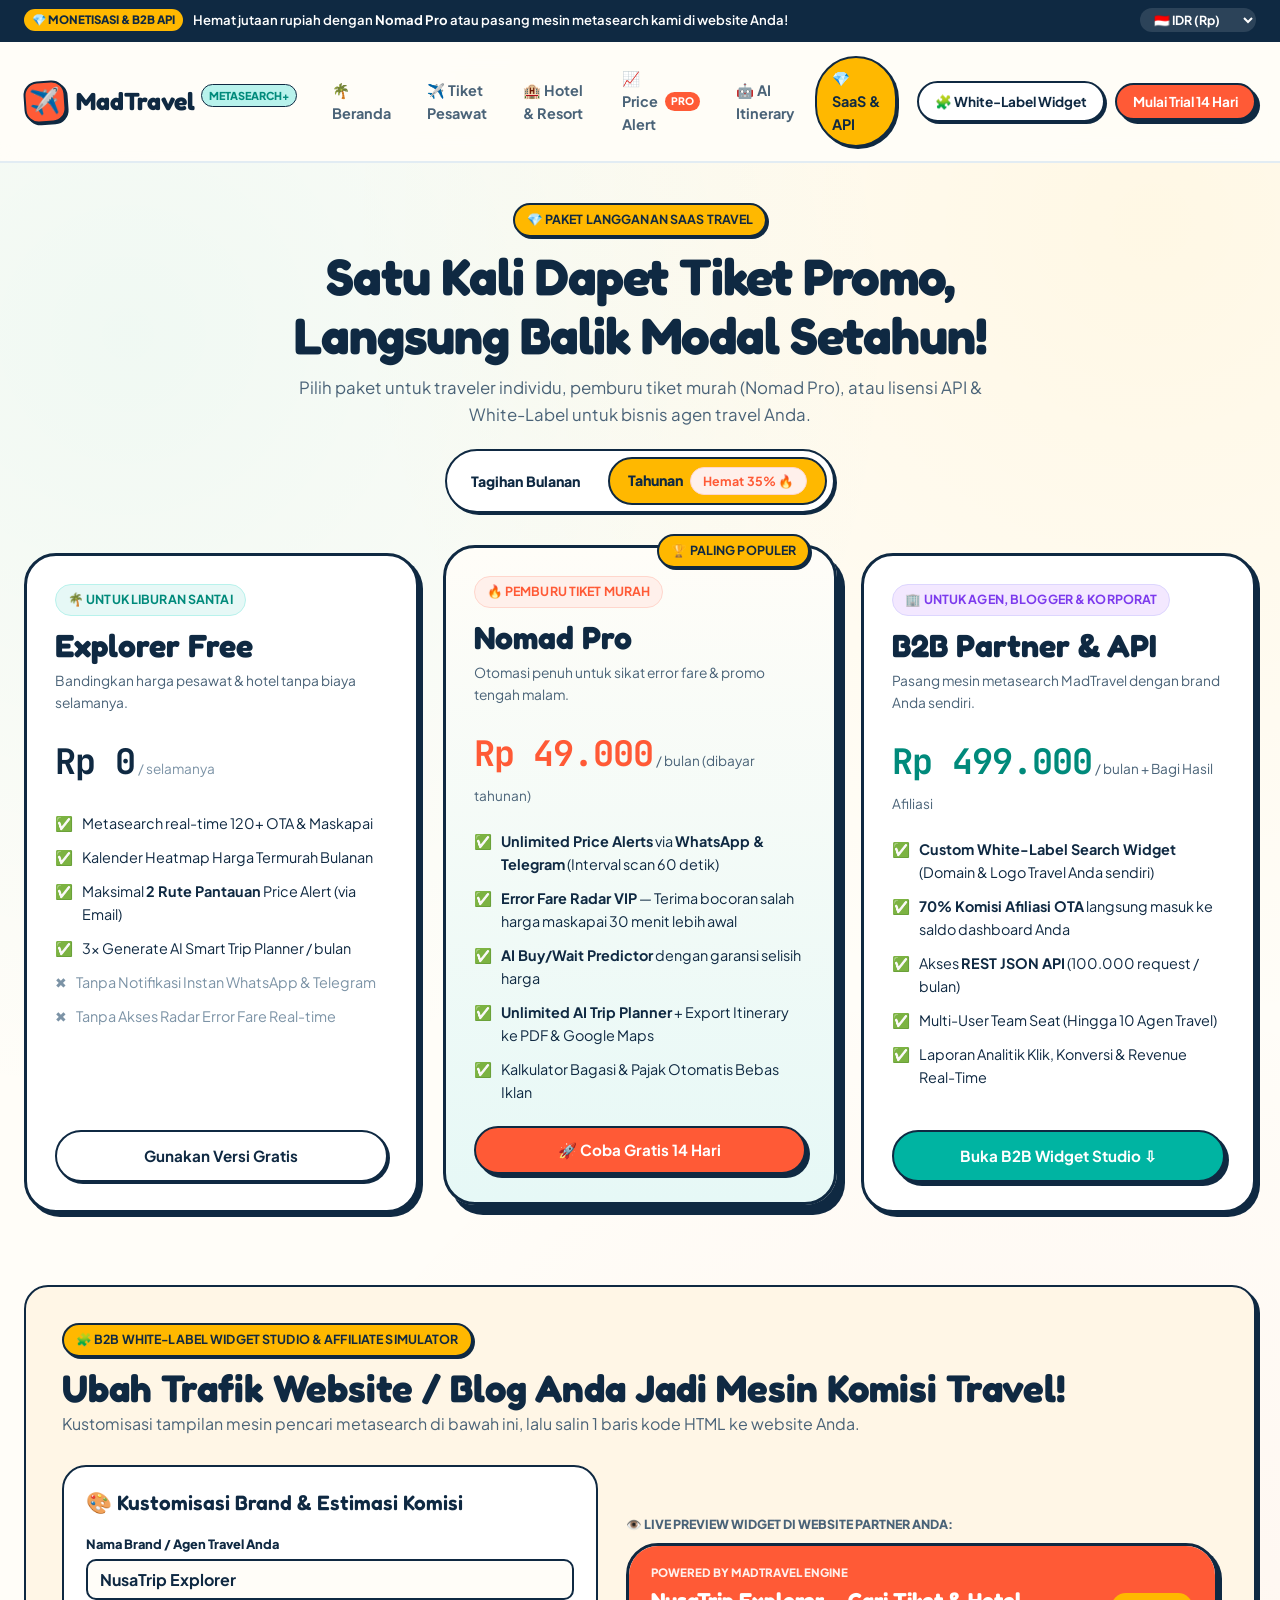
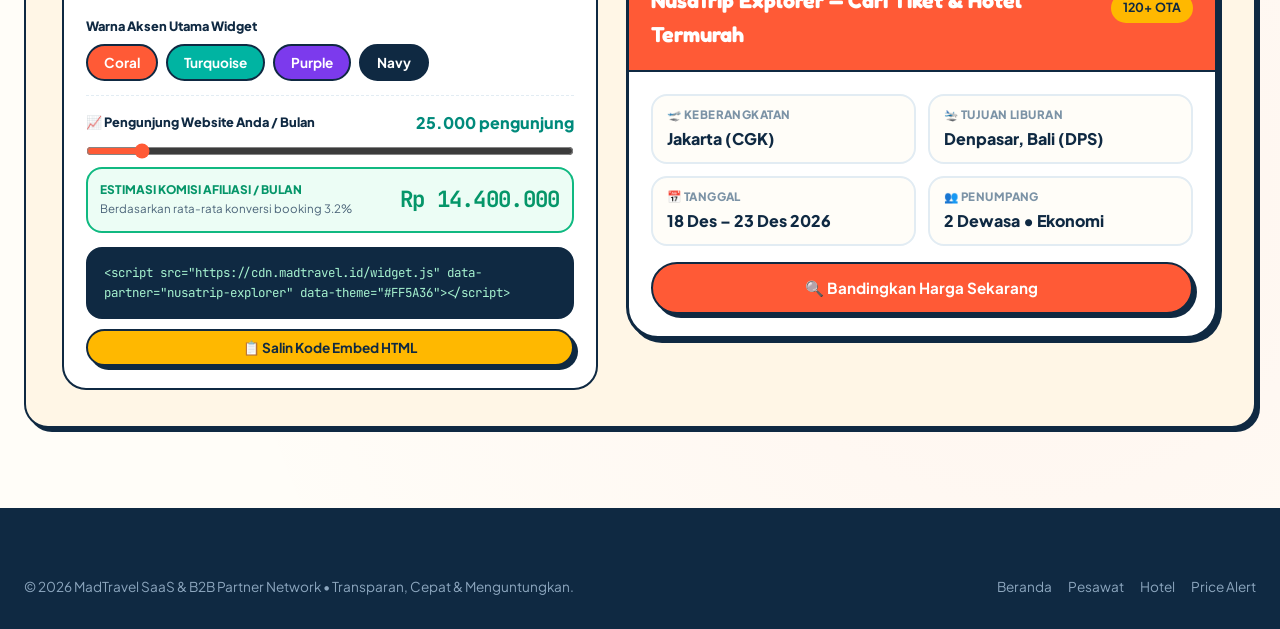
<file: pricing.html>
<!DOCTYPE html>
<html lang="id">
<head>
  <meta charset="UTF-8" />
  <meta name="viewport" content="width=device-width, initial-scale=1.0" />
  <title>Paket Langganan SaaS & B2B White-Label Portal — MadTravel</title>
  <link rel="stylesheet" href="assets/css/style.css" />
  <style>
    .billing-toggle-box {
      display: inline-flex;
      align-items: center;
      gap: 10px;
      background: var(--bg-card);
      border: 2px solid var(--border-bold);
      border-radius: var(--radius-pill);
      padding: 6px;
      box-shadow: var(--shadow-pop-sm);
      margin-top: 20px;
    }

    .billing-btn {
      padding: 8px 18px;
      border-radius: var(--radius-pill);
      font-weight: 800;
      font-size: 0.88rem;
      transition: var(--transition);
    }

    .billing-btn.active {
      background: var(--sunny);
      border: 2px solid var(--border-bold);
    }

    .pricing-grid {
      display: grid;
      grid-template-columns: repeat(3, 1fr);
      gap: 24px;
      margin-top: 40px;
      align-items: stretch;
    }

    .pricing-card {
      background: var(--bg-card);
      border: 3px solid var(--border-bold);
      border-radius: var(--radius-xl);
      box-shadow: var(--shadow-pop);
      padding: 28px;
      display: flex;
      flex-direction: column;
      justify-content: space-between;
      position: relative;
      transition: var(--transition);
    }

    .pricing-card.popular {
      background: linear-gradient(180deg, #FFFDF8 0%, #E6F8F6 100%);
      transform: translateY(-8px);
      box-shadow: 8px 10px 0px var(--border-bold);
    }

    .feature-list {
      margin: 22px 0;
      display: flex;
      flex-direction: column;
      gap: 11px;
      font-size: 0.9rem;
    }

    .feature-list li {
      display: flex;
      align-items: flex-start;
      gap: 9px;
    }

    /* B2B White-Label Studio */
    .studio-grid {
      display: grid;
      grid-template-columns: 0.95fr 1.05fr;
      gap: 28px;
      align-items: center;
      margin-top: 28px;
    }

    .code-snippet-box {
      background: #0F2942;
      color: #A7F3D0;
      font-family: var(--font-mono);
      font-size: 0.78rem;
      padding: 14px 16px;
      border-radius: var(--radius-md);
      border: 2px solid var(--border-bold);
      overflow-x: auto;
      margin-top: 14px;
    }

    @media (max-width: 980px) {
      .pricing-grid, .studio-grid {
        grid-template-columns: 1fr;
      }
      .pricing-card.popular {
        transform: none;
      }
    }
  </style>
</head>
<body>

  <!-- Top Bar -->
  <div class="top-promo-bar">
    <div class="container top-promo-inner">
      <div class="promo-ticker">
        <span class="promo-pill">💎 MONETISASI & B2B API</span>
        <span>Hemat jutaan rupiah dengan <strong>Nomad Pro</strong> atau pasang mesin metasearch kami di website Anda!</span>
      </div>
      <div class="top-promo-utils">
        <select class="util-select currency-selector" aria-label="Pilih Mata Uang">
          <option value="IDR">🇮🇩 IDR (Rp)</option>
          <option value="USD">🇺🇸 USD ($)</option>
          <option value="SGD">🇸🇬 SGD (S$)</option>
          <option value="MYR">🇲🇾 MYR (RM)</option>
        </select>
      </div>
    </div>
  </div>

  <!-- Navbar -->
  <header class="navbar">
    <div class="container navbar-inner">
      <a href="index.html" class="brand-logo">
        <div class="brand-icon">✈️</div>
        <span>MadTravel</span>
        <span class="brand-tag">METASEARCH+</span>
      </a>

      <nav class="nav-links" id="nav-links">
        <a href="index.html" class="nav-link">🌴 Beranda</a>
        <a href="flights.html" class="nav-link">✈️ Tiket Pesawat</a>
        <a href="hotels.html" class="nav-link">🏨 Hotel & Resort</a>
        <a href="price-alerts.html" class="nav-link">📈 Price Alert <span class="nav-badge">PRO</span></a>
        <a href="ai-planner.html" class="nav-link">🤖 AI Itinerary</a>
        <a href="pricing.html" class="nav-link active">💎 SaaS & API</a>
      </nav>

      <div class="nav-actions">
        <a href="#b2b-widget" class="btn btn-outline btn-sm">🧩 White-Label Widget</a>
        <button class="btn btn-primary btn-sm" onclick="showToast('Akun Demo Pro Diaktifkan!', 'Selamat mencoba seluruh fitur Nomad Pro selama 14 hari.', 'lime')">Mulai Trial 14 Hari</button>
        <button class="mobile-menu-btn" id="mobile-menu-btn">☰</button>
      </div>
    </div>
  </header>

  <main class="container" style="padding-top: 40px;">
    <!-- Pricing Header -->
    <div style="text-align: center; max-width: 720px; margin: 0 auto;">
      <span class="badge badge-pop badge-sunny" style="margin-bottom: 10px;">💎 PAKET LANGGANAN SAAS TRAVEL</span>
      <h1 class="title-display">Satu Kali Dapet Tiket Promo, Langsung Balik Modal Setahun!</h1>
      <p style="color: var(--text-slate); font-size: 1.05rem; margin-top: 10px;">
        Pilih paket untuk traveler individu, pemburu tiket murah (Nomad Pro), atau lisensi API & White-Label untuk bisnis agen travel Anda.
      </p>

      <div class="billing-toggle-box">
        <button class="billing-btn" id="btn-monthly" onclick="setBillingCycle('monthly')">Tagihan Bulanan</button>
        <button class="billing-btn active" id="btn-yearly" onclick="setBillingCycle('yearly')">
          Tahunan <span class="badge badge-coral" style="margin-left: 4px;">Hemat 35% 🔥</span>
        </button>
      </div>
    </div>

    <!-- 3-Tier Pricing Grid -->
    <div class="pricing-grid">
      <!-- Tier 1: Free Explorer -->
      <div class="pricing-card">
        <div>
          <span class="badge badge-turquoise">🌴 UNTUK LIBURAN SANTAI</span>
          <h3 class="title-h2" style="margin-top: 10px;">Explorer Free</h3>
          <p style="font-size: 0.86rem; color: var(--text-slate); margin-top: 4px;">Bandingkan harga pesawat & hotel tanpa biaya selamanya.</p>

          <div style="margin-top: 20px;">
            <span class="text-price" style="font-size: 2.2rem;">Rp 0</span>
            <span style="font-size: 0.85rem; color: var(--text-muted);"> / selamanya</span>
          </div>

          <ul class="feature-list">
            <li><span>✅</span> <span>Metasearch real-time 120+ OTA & Maskapai</span></li>
            <li><span>✅</span> <span>Kalender Heatmap Harga Termurah Bulanan</span></li>
            <li><span>✅</span> <span>Maksimal <strong>2 Rute Pantauan</strong> Price Alert (via Email)</span></li>
            <li><span>✅</span> <span>3x Generate AI Smart Trip Planner / bulan</span></li>
            <li style="color: var(--text-muted);"><span>✖</span> <span>Tanpa Notifikasi Instan WhatsApp & Telegram</span></li>
            <li style="color: var(--text-muted);"><span>✖</span> <span>Tanpa Akses Radar Error Fare Real-time</span></li>
          </ul>
        </div>

        <a href="index.html" class="btn btn-outline" style="width: 100%;">Gunakan Versi Gratis</a>
      </div>

      <!-- Tier 2: Nomad Pro (B2C Flagship) -->
      <div class="pricing-card popular">
        <div style="position: absolute; top: -14px; right: 24px;">
          <span class="badge badge-pop badge-sunny">🏆 PALING POPULER</span>
        </div>
        <div>
          <span class="badge badge-coral">🔥 PEMBURU TIKET MURAH</span>
          <h3 class="title-h2" style="margin-top: 10px;">Nomad Pro</h3>
          <p style="font-size: 0.86rem; color: var(--text-slate); margin-top: 4px;">Otomasi penuh untuk sikat error fare & promo tengah malam.</p>

          <div style="margin-top: 20px;">
            <span class="text-price" style="font-size: 2.2rem; color: var(--coral);" id="pro-price-text">Rp 49.000</span>
            <span style="font-size: 0.85rem; color: var(--text-slate);" id="pro-period-text"> / bulan (dibayar tahunan)</span>
          </div>

          <ul class="feature-list">
            <li><span>✅</span> <span><strong>Unlimited Price Alerts</strong> via <strong>WhatsApp & Telegram</strong> (Interval scan 60 detik)</span></li>
            <li><span>✅</span> <span><strong>Error Fare Radar VIP</strong> — Terima bocoran salah harga maskapai 30 menit lebih awal</span></li>
            <li><span>✅</span> <span><strong>AI Buy/Wait Predictor</strong> dengan garansi selisih harga</span></li>
            <li><span>✅</span> <span><strong>Unlimited AI Trip Planner</strong> + Export Itinerary ke PDF & Google Maps</span></li>
            <li><span>✅</span> <span>Kalkulator Bagasi & Pajak Otomatis Bebas Iklan</span></li>
          </ul>
        </div>

        <button class="btn btn-primary" style="width: 100%;" onclick="showToast('Selamat Bergabung di Nomad Pro! 🎉', 'Masa percobaan gratis 14 hari Anda telah aktif.', 'lime')">
          🚀 Coba Gratis 14 Hari
        </button>
      </div>

      <!-- Tier 3: B2B Agency & White-Label API -->
      <div class="pricing-card">
        <div>
          <span class="badge badge-purple">🏢 UNTUK AGEN, BLOGGER & KORPORAT</span>
          <h3 class="title-h2" style="margin-top: 10px;">B2B Partner & API</h3>
          <p style="font-size: 0.86rem; color: var(--text-slate); margin-top: 4px;">Pasang mesin metasearch MadTravel dengan brand Anda sendiri.</p>

          <div style="margin-top: 20px;">
            <span class="text-price" style="font-size: 2.2rem; color: var(--turquoise-dark);" id="b2b-price-text">Rp 499.000</span>
            <span style="font-size: 0.85rem; color: var(--text-slate);"> / bulan + Bagi Hasil Afiliasi</span>
          </div>

          <ul class="feature-list">
            <li><span>✅</span> <span><strong>Custom White-Label Search Widget</strong> (Domain & Logo Travel Anda sendiri)</span></li>
            <li><span>✅</span> <span><strong>70% Komisi Afiliasi OTA</strong> langsung masuk ke saldo dashboard Anda</span></li>
            <li><span>✅</span> <span>Akses <strong>REST JSON API</strong> (100.000 request / bulan)</span></li>
            <li><span>✅</span> <span>Multi-User Team Seat (Hingga 10 Agen Travel)</span></li>
            <li><span>✅</span> <span>Laporan Analitik Klik, Konversi & Revenue Real-Time</span></li>
          </ul>
        </div>

        <a href="#b2b-widget" class="btn btn-turquoise" style="width: 100%;">Buka B2B Widget Studio ⇩</a>
      </div>
    </div>

    <!-- Interactive B2B White-Label Widget Customizer & Affiliate Calculator -->
    <section id="b2b-widget" style="margin-top: 72px;">
      <div class="card-pop" style="background: var(--bg-sand-alt); padding: 36px;">
        <div class="flex justify-between items-center flex-wrap gap-4">
          <div>
            <span class="badge badge-pop badge-sunny" style="margin-bottom: 8px;">🧩 B2B WHITE-LABEL WIDGET STUDIO & AFFILIATE SIMULATOR</span>
            <h2 class="title-h1">Ubah Trafik Website / Blog Anda Jadi Mesin Komisi Travel!</h2>
            <p style="color: var(--text-slate);">
              Kustomisasi tampilan mesin pencari metasearch di bawah ini, lalu salin 1 baris kode HTML ke website Anda.
            </p>
          </div>
        </div>

        <div class="studio-grid">
          <!-- Left Controls & Revenue Calculator -->
          <div style="background: var(--bg-card); border: 2px solid var(--border-bold); border-radius: var(--radius-lg); padding: 22px;">
            <h3 class="title-h3" style="margin-bottom: 14px;">🎨 Kustomisasi Brand & Estimasi Komisi</h3>

            <div style="margin-bottom: 12px;">
              <label style="font-size: 0.8rem; font-weight: 800;">Nama Brand / Agen Travel Anda</label>
              <input type="text" id="wl-brand-input" value="NusaTrip Explorer" style="width:100%; background:var(--bg-sand); border:2px solid var(--border-bold); border-radius:var(--radius-sm); padding:8px 12px; font-weight:700; margin-top:4px;" />
            </div>

            <div style="margin-bottom: 14px;">
              <label style="font-size: 0.8rem; font-weight: 800;">Warna Aksen Utama Widget</label>
              <div class="flex gap-2" style="margin-top: 6px;">
                <button type="button" class="btn btn-sm" style="background:#FF5A36; color:white; border:2px solid #0F2942;" onclick="setWidgetTheme('#FF5A36', 'Hibiscus Coral')">Coral</button>
                <button type="button" class="btn btn-sm" style="background:#00B4A2; color:white; border:2px solid #0F2942;" onclick="setWidgetTheme('#00B4A2', 'Lagoon Turquoise')">Turquoise</button>
                <button type="button" class="btn btn-sm" style="background:#7C3AED; color:white; border:2px solid #0F2942;" onclick="setWidgetTheme('#7C3AED', 'Royal Purple')">Purple</button>
                <button type="button" class="btn btn-sm" style="background:#0F2942; color:white; border:2px solid #0F2942;" onclick="setWidgetTheme('#0F2942', 'Ocean Navy')">Navy</button>
              </div>
            </div>

            <!-- Affiliate Revenue Estimator -->
            <div style="padding-top: 14px; border-top: 1.5px dashed var(--border-color); margin-top: 14px;">
              <div class="flex justify-between items-center">
                <label style="font-size: 0.8rem; font-weight: 800;">📈 Pengunjung Website Anda / Bulan</label>
                <span id="visitor-count-label" style="font-weight: 800; color: var(--turquoise-dark);">25.000 pengunjung</span>
              </div>
              <input type="range" id="visitor-slider" min="5000" max="200000" step="5000" value="25000" style="width:100%; accent-color:var(--coral); margin:8px 0; cursor:pointer;" />
              <div style="background: var(--bg-lime-tint); border: 2px solid var(--lime); border-radius: var(--radius-md); padding: 12px; display: flex; justify-content: space-between; align-items: center;">
                <div>
                  <div style="font-size: 0.74rem; font-weight: 800; color: var(--lime-dark);">ESTIMASI KOMISI AFILIASI / BULAN</div>
                  <div style="font-size: 0.72rem; color: var(--text-slate);">Berdasarkan rata-rata konversi booking 3.2%</div>
                </div>
                <div class="text-price" style="font-size: 1.4rem; color: var(--lime-dark);" id="affiliate-earning-display">Rp 14.400.000</div>
              </div>
            </div>

            <div class="code-snippet-box" id="embed-code-box">
              &lt;script src="https://cdn.madtravel.id/widget.js" data-partner="nusatrip-explorer" data-theme="#FF5A36"&gt;&lt;/script&gt;
            </div>
            <button class="btn btn-sunny btn-sm" style="width: 100%; margin-top: 10px;" onclick="showToast('Kode Widget Disalin!', 'Tempelkan script ini di halaman WordPress, Webflow, atau HTML Anda.', 'lime')">
              📋 Salin Kode Embed HTML
            </button>
          </div>

          <!-- Right Live White-Label Widget Preview -->
          <div>
            <div style="font-size: 0.78rem; font-weight: 800; text-transform: uppercase; color: var(--text-slate); margin-bottom: 8px;">
              👁️ Live Preview Widget di Website Partner Anda:
            </div>
            <div id="wl-preview-card" style="background: white; border: 3px solid var(--border-bold); border-radius: var(--radius-xl); box-shadow: var(--shadow-pop); overflow: hidden;">
              <div id="wl-preview-header" style="background: #FF5A36; color: white; padding: 18px 22px; display: flex; justify-content: space-between; align-items: center; border-bottom: 2px solid var(--border-bold);">
                <div>
                  <div style="font-size: 0.72rem; font-weight: 800; opacity: 0.9;">POWERED BY MADTRAVEL ENGINE</div>
                  <div style="font-family: var(--font-display); font-size: 1.35rem; font-weight: 700;" id="wl-preview-brand">NusaTrip Explorer — Cari Tiket & Hotel Termurah</div>
                </div>
                <span class="badge badge-sunny">120+ OTA</span>
              </div>

              <div style="padding: 22px;">
                <div class="grid-2" style="gap: 12px; margin-bottom: 12px;">
                  <div class="search-field">
                    <div class="search-field-label">🛫 Keberangkatan</div>
                    <div style="font-weight: 800;">Jakarta (CGK)</div>
                  </div>
                  <div class="search-field">
                    <div class="search-field-label">🛬 Tujuan Liburan</div>
                    <div style="font-weight: 800;">Denpasar, Bali (DPS)</div>
                  </div>
                </div>
                <div class="grid-2" style="gap: 12px; margin-bottom: 16px;">
                  <div class="search-field">
                    <div class="search-field-label">📅 Tanggal</div>
                    <div style="font-weight: 800;">18 Des – 23 Des 2026</div>
                  </div>
                  <div class="search-field">
                    <div class="search-field-label">👥 Penumpang</div>
                    <div style="font-weight: 800;">2 Dewasa • Ekonomi</div>
                  </div>
                </div>
                <a href="flights.html" id="wl-preview-btn" class="btn btn-primary" style="width: 100%; background: #FF5A36;">
                  🔍 Bandingkan Harga Sekarang
                </a>
              </div>
            </div>
          </div>
        </div>
      </div>
    </section>
  </main>

  <footer class="footer">
    <div class="container footer-bottom" style="border-top: none; padding-top: 0;">
      <div>© 2026 MadTravel SaaS & B2B Partner Network • Transparan, Cepat & Menguntungkan.</div>
      <div class="flex gap-4">
        <a href="index.html">Beranda</a>
        <a href="flights.html">Pesawat</a>
        <a href="hotels.html">Hotel</a>
        <a href="price-alerts.html">Price Alert</a>
      </div>
    </div>
  </footer>

  <script src="assets/js/app.js"></script>
  <script>
    let currentBilling = 'yearly';
    let currentWidgetColor = '#FF5A36';

    function setBillingCycle(mode) {
      currentBilling = mode;
      document.getElementById('btn-monthly').classList.toggle('active', mode === 'monthly');
      document.getElementById('btn-yearly').classList.toggle('active', mode === 'yearly');

      const proPrice = mode === 'yearly' ? 49000 : 75000;
      const b2bPrice = mode === 'yearly' ? 499000 : 699000;

      document.getElementById('pro-price-text').textContent = formatMoney(proPrice);
      document.getElementById('pro-period-text').textContent = mode === 'yearly' ? ' / bulan (dibayar tahunan)' : ' / bulan';
      document.getElementById('b2b-price-text').textContent = formatMoney(b2bPrice);
    }

    function setWidgetTheme(hexColor, colorName) {
      currentWidgetColor = hexColor;
      document.getElementById('wl-preview-header').style.background = hexColor;
      document.getElementById('wl-preview-btn').style.background = hexColor;
      updateEmbedSnippet();
      showToast('Tema Widget Diubah', `Warna widget diatur ke ${colorName}.`, 'turquoise');
    }

    function updateEmbedSnippet() {
      const brand = document.getElementById('wl-brand-input')?.value || 'Partner Travel';
      const slug = brand.toLowerCase().replace(/[^a-z0-9]+/g, '-');
      document.getElementById('wl-preview-brand').textContent = `${brand} — Cari Tiket & Hotel Termurah`;
      document.getElementById('embed-code-box').textContent = `<script src="https://cdn.madtravel.id/widget.js" data-partner="${slug}" data-theme="${currentWidgetColor}"><\/script>`;
    }

    document.addEventListener('DOMContentLoaded', () => {
      document.getElementById('wl-brand-input')?.addEventListener('input', updateEmbedSnippet);

      document.getElementById('visitor-slider')?.addEventListener('input', (e) => {
        const visitors = parseInt(e.target.value, 10);
        document.getElementById('visitor-count-label').textContent = visitors.toLocaleString('id-ID') + ' pengunjung';
        // Assume 3.2% conversion & Rp 18.000 avg commission per booking
        const estIdr = Math.round(visitors * 0.032 * 18000);
        document.getElementById('affiliate-earning-display').textContent = formatMoney(estIdr);
      });

      window.onCurrencyChanged = () => {
        setBillingCycle(currentBilling);
        const visitors = parseInt(document.getElementById('visitor-slider')?.value || '25000', 10);
        document.getElementById('affiliate-earning-display').textContent = formatMoney(Math.round(visitors * 0.032 * 18000));
      };
    });
  </script>
</body>
</html>
</file>
<file: assets/css/style.css>
/* ==========================================================================
   MadTravel — Tropical Vibrant & Playful Travel Metasearch SaaS
   Design System & Global Stylesheet (Native CSS)
   ========================================================================== */

@import url('https://fonts.googleapis.com/css2?family=Fredoka:wght@500;600;700&family=JetBrains+Mono:wght@500;600;700&family=Plus+Jakarta+Sans:wght@400;500;600;700;800&display=swap');

:root {
  /* Color Palette - Tropical Vibrant & Playful */
  --bg-sand: #FFFDF8;
  --bg-sand-alt: #FFF6E6;
  --bg-card: #FFFFFF;
  --bg-ocean-tint: #E6F8F6;
  --bg-coral-tint: #FFF0EB;
  --bg-lime-tint: #ECFDF5;
  --bg-sunny-tint: #FEF9C3;

  --text-navy: #0F2942;
  --text-slate: #4A6378;
  --text-muted: #7C93A6;
  --text-white: #FFFFFF;

  --coral: #FF5A36;
  --coral-hover: #E84622;
  --coral-light: #FFD6CC;

  --turquoise: #00B4A2;
  --turquoise-dark: #008A7B;
  --turquoise-light: #B8F2EC;

  --sunny: #FFB800;
  --sunny-dark: #D99B00;
  --sunny-light: #FFF0B3;

  --lime: #10B981;
  --lime-dark: #059669;

  --purple-play: #7C3AED;
  --purple-tint: #F3E8FF;

  /* Borders & Shadows */
  --border-color: #E2ECF3;
  --border-bold: #0F2942;
  --shadow-soft: 0 10px 30px -5px rgba(15, 41, 66, 0.07);
  --shadow-hover: 0 18px 35px -5px rgba(15, 41, 66, 0.12);
  --shadow-pop: 4px 4px 0px #0F2942;
  --shadow-pop-sm: 2px 2px 0px #0F2942;
  --shadow-pop-coral: 4px 4px 0px #FF5A36;
  --shadow-pop-turquoise: 4px 4px 0px #00B4A2;

  /* Radii */
  --radius-sm: 10px;
  --radius-md: 16px;
  --radius-lg: 24px;
  --radius-xl: 32px;
  --radius-pill: 9999px;

  /* Typography */
  --font-display: 'Fredoka', 'Plus Jakarta Sans', sans-serif;
  --font-sans: 'Plus Jakarta Sans', -apple-system, BlinkMacSystemFont, sans-serif;
  --font-mono: 'JetBrains Mono', monospace;

  /* Transitions */
  --transition: all 0.22s cubic-bezier(0.34, 1.56, 0.64, 1);
  --transition-smooth: all 0.25s ease;
}

/* ==========================================================================
   Reset & Base
   ========================================================================== */
*, *::before, *::after {
  box-sizing: border-box;
  margin: 0;
  padding: 0;
}

html {
  scroll-behavior: smooth;
  font-size: 16px;
}

body {
  font-family: var(--font-sans);
  background-color: var(--bg-sand);
  color: var(--text-navy);
  line-height: 1.6;
  overflow-x: hidden;
  background-image: 
    radial-gradient(circle at 10% 15%, rgba(0, 180, 162, 0.06) 0%, transparent 35%),
    radial-gradient(circle at 90% 10%, rgba(255, 184, 0, 0.08) 0%, transparent 35%),
    radial-gradient(circle at 80% 80%, rgba(255, 90, 54, 0.05) 0%, transparent 40%);
}

a {
  color: inherit;
  text-decoration: none;
}

ul, ol {
  list-style: none;
}

img, svg {
  display: block;
  max-width: 100%;
}

button, input, select, textarea {
  font-family: inherit;
  font-size: inherit;
  color: inherit;
  border: none;
  background: none;
  outline: none;
}

button {
  cursor: pointer;
}

/* ==========================================================================
   Layout & Containers
   ========================================================================== */
.container {
  width: 100%;
  max-width: 1280px;
  margin: 0 auto;
  padding: 0 24px;
}

.section {
  padding: 72px 0;
}

.section-sm {
  padding: 40px 0;
}

.grid-2 {
  display: grid;
  grid-template-columns: repeat(2, 1fr);
  gap: 24px;
}

.grid-3 {
  display: grid;
  grid-template-columns: repeat(3, 1fr);
  gap: 24px;
}

.grid-4 {
  display: grid;
  grid-template-columns: repeat(4, 1fr);
  gap: 24px;
}

.flex { display: flex; }
.flex-col { display: flex; flex-direction: column; }
.items-center { align-items: center; }
.items-start { align-items: flex-start; }
.justify-between { justify-content: space-between; }
.justify-center { justify-content: center; }
.gap-1 { gap: 4px; }
.gap-2 { gap: 8px; }
.gap-3 { gap: 12px; }
.gap-4 { gap: 16px; }
.gap-6 { gap: 24px; }
.gap-8 { gap: 32px; }
.flex-wrap { flex-wrap: wrap; }

/* ==========================================================================
   Typography & Badges
   ========================================================================== */
.title-display {
  font-family: var(--font-display);
  font-size: clamp(2.2rem, 4vw, 3.5rem);
  font-weight: 700;
  line-height: 1.15;
  letter-spacing: -0.02em;
  color: var(--text-navy);
}

.title-h1 {
  font-family: var(--font-display);
  font-size: clamp(1.85rem, 3vw, 2.75rem);
  font-weight: 700;
  line-height: 1.2;
}

.title-h2 {
  font-family: var(--font-display);
  font-size: clamp(1.5rem, 2.5vw, 2.15rem);
  font-weight: 700;
  line-height: 1.25;
}

.title-h3 {
  font-family: var(--font-display);
  font-size: 1.3rem;
  font-weight: 600;
  line-height: 1.3;
}

.text-price {
  font-family: var(--font-mono);
  font-weight: 700;
  letter-spacing: -0.03em;
}

.highlight-coral {
  color: var(--coral);
  position: relative;
  display: inline-block;
}

.highlight-turquoise {
  color: var(--turquoise-dark);
}

.highlight-pill {
  background: var(--sunny);
  color: var(--text-navy);
  padding: 2px 14px;
  border-radius: var(--radius-pill);
  border: 2px solid var(--border-bold);
  box-shadow: var(--shadow-pop-sm);
  display: inline-block;
  transform: rotate(-1.5deg);
}

/* Badges */
.badge {
  display: inline-flex;
  align-items: center;
  gap: 6px;
  padding: 5px 12px;
  border-radius: var(--radius-pill);
  font-size: 0.78rem;
  font-weight: 700;
  letter-spacing: 0.01em;
  white-space: nowrap;
}

.badge-pop {
  border: 2px solid var(--border-bold);
  box-shadow: var(--shadow-pop-sm);
}

.badge-coral {
  background: var(--bg-coral-tint);
  color: var(--coral);
  border: 1.5px solid var(--coral-light);
}

.badge-turquoise {
  background: var(--bg-ocean-tint);
  color: var(--turquoise-dark);
  border: 1.5px solid var(--turquoise-light);
}

.badge-sunny {
  background: var(--sunny);
  color: var(--text-navy);
}

.badge-lime {
  background: var(--bg-lime-tint);
  color: var(--lime-dark);
  border: 1.5px solid #A7F3D0;
}

.badge-purple {
  background: var(--purple-tint);
  color: var(--purple-play);
  border: 1.5px solid #DDD6FE;
}

/* ==========================================================================
   Buttons
   ========================================================================== */
.btn {
  display: inline-flex;
  align-items: center;
  justify-content: center;
  gap: 8px;
  padding: 12px 22px;
  border-radius: var(--radius-pill);
  font-weight: 700;
  font-size: 0.95rem;
  transition: var(--transition);
  white-space: nowrap;
  user-select: none;
}

.btn-sm {
  padding: 8px 16px;
  font-size: 0.85rem;
}

.btn-lg {
  padding: 15px 30px;
  font-size: 1.05rem;
}

.btn-primary {
  background: var(--coral);
  color: var(--text-white);
  border: 2px solid var(--border-bold);
  box-shadow: var(--shadow-pop);
}

.btn-primary:hover {
  background: var(--coral-hover);
  transform: translate(-2px, -2px);
  box-shadow: 6px 6px 0px var(--border-bold);
}

.btn-primary:active {
  transform: translate(2px, 2px);
  box-shadow: 1px 1px 0px var(--border-bold);
}

.btn-turquoise {
  background: var(--turquoise);
  color: var(--text-white);
  border: 2px solid var(--border-bold);
  box-shadow: var(--shadow-pop);
}

.btn-turquoise:hover {
  background: var(--turquoise-dark);
  transform: translate(-2px, -2px);
  box-shadow: 6px 6px 0px var(--border-bold);
}

.btn-sunny {
  background: var(--sunny);
  color: var(--text-navy);
  border: 2px solid var(--border-bold);
  box-shadow: var(--shadow-pop);
}

.btn-sunny:hover {
  background: #FFC629;
  transform: translate(-2px, -2px);
  box-shadow: 6px 6px 0px var(--border-bold);
}

.btn-outline {
  background: var(--bg-card);
  color: var(--text-navy);
  border: 2px solid var(--border-bold);
  box-shadow: var(--shadow-pop-sm);
}

.btn-outline:hover {
  background: var(--bg-sand-alt);
  transform: translate(-1px, -1px);
  box-shadow: var(--shadow-pop);
}

.btn-ghost {
  background: transparent;
  color: var(--text-slate);
  padding: 8px 14px;
  border-radius: var(--radius-md);
}

.btn-ghost:hover {
  background: rgba(15, 41, 66, 0.06);
  color: var(--text-navy);
}

/* ==========================================================================
   Cards & Containers
   ========================================================================== */
.card {
  background: var(--bg-card);
  border-radius: var(--radius-lg);
  border: 2px solid var(--border-color);
  box-shadow: var(--shadow-soft);
  padding: 24px;
  transition: var(--transition-smooth);
}

.card-pop {
  background: var(--bg-card);
  border-radius: var(--radius-lg);
  border: 2px solid var(--border-bold);
  box-shadow: var(--shadow-pop);
  padding: 24px;
  transition: var(--transition);
}

.card-pop:hover {
  transform: translateY(-4px);
  box-shadow: 6px 8px 0px var(--border-bold);
}

/* ==========================================================================
   Top Promo Banner & Navigation Header
   ========================================================================== */
.top-promo-bar {
  background: var(--text-navy);
  color: var(--text-white);
  padding: 8px 0;
  font-size: 0.82rem;
  font-weight: 600;
  border-bottom: 2px solid var(--border-bold);
}

.top-promo-inner {
  display: flex;
  align-items: center;
  justify-content: space-between;
  gap: 16px;
}

.promo-ticker {
  display: flex;
  align-items: center;
  gap: 10px;
}

.promo-pill {
  background: var(--sunny);
  color: var(--text-navy);
  padding: 2px 8px;
  border-radius: var(--radius-pill);
  font-weight: 800;
  font-size: 0.72rem;
  text-transform: uppercase;
}

.top-promo-utils {
  display: flex;
  align-items: center;
  gap: 16px;
}

.util-select {
  background: rgba(255, 255, 255, 0.12);
  color: var(--text-white);
  padding: 3px 10px;
  border-radius: var(--radius-pill);
  font-size: 0.78rem;
  font-weight: 700;
  cursor: pointer;
}

.util-select option {
  color: var(--text-navy);
  background: var(--bg-card);
}

/* Navbar */
.navbar {
  position: sticky;
  top: 0;
  z-index: 100;
  background: rgba(255, 253, 248, 0.92);
  backdrop-filter: blur(12px);
  border-bottom: 2px solid var(--border-color);
  padding: 14px 0;
}

.navbar-inner {
  display: flex;
  align-items: center;
  justify-content: space-between;
  gap: 20px;
}

.brand-logo {
  display: flex;
  align-items: center;
  gap: 10px;
  font-family: var(--font-display);
  font-size: 1.55rem;
  font-weight: 700;
  color: var(--text-navy);
}

.brand-icon {
  width: 42px;
  height: 42px;
  border-radius: 14px;
  background: var(--coral);
  border: 2px solid var(--border-bold);
  box-shadow: var(--shadow-pop-sm);
  display: flex;
  align-items: center;
  justify-content: center;
  color: white;
  transform: rotate(-4deg);
  transition: var(--transition);
}

.brand-logo:hover .brand-icon {
  transform: rotate(6deg) scale(1.06);
}

.brand-tag {
  font-family: var(--font-sans);
  font-size: 0.68rem;
  font-weight: 800;
  background: var(--turquoise-light);
  color: var(--turquoise-dark);
  padding: 2px 7px;
  border-radius: var(--radius-pill);
  border: 1.5px solid var(--border-bold);
  margin-left: -4px;
  transform: translateY(-6px);
}

.nav-links {
  display: flex;
  align-items: center;
  gap: 6px;
}

.nav-link {
  display: inline-flex;
  align-items: center;
  gap: 7px;
  padding: 9px 15px;
  border-radius: var(--radius-pill);
  font-weight: 700;
  font-size: 0.9rem;
  color: var(--text-slate);
  transition: var(--transition-smooth);
}

.nav-link:hover {
  color: var(--text-navy);
  background: var(--bg-sand-alt);
}

.nav-link.active {
  background: var(--sunny);
  color: var(--text-navy);
  border: 2px solid var(--border-bold);
  box-shadow: var(--shadow-pop-sm);
}

.nav-link .nav-badge {
  font-size: 0.65rem;
  padding: 1px 6px;
  border-radius: var(--radius-pill);
  background: var(--coral);
  color: white;
  font-weight: 800;
}

.nav-actions {
  display: flex;
  align-items: center;
  gap: 10px;
}

.mobile-menu-btn {
  display: none;
  width: 42px;
  height: 42px;
  border-radius: var(--radius-md);
  border: 2px solid var(--border-bold);
  background: var(--bg-card);
  align-items: center;
  justify-content: center;
}

/* ==========================================================================
   Metasearch Engine Box (Shared Hero & Search Bar)
   ========================================================================== */
.metasearch-box {
  background: var(--bg-card);
  border: 3px solid var(--border-bold);
  border-radius: var(--radius-xl);
  box-shadow: 8px 8px 0px var(--border-bold);
  padding: 24px;
  position: relative;
  z-index: 10;
}

.search-tabs {
  display: flex;
  align-items: center;
   justify-content: space-between;
  flex-wrap: wrap;
  gap: 12px;
  margin-bottom: 20px;
  padding-bottom: 16px;
  border-bottom: 2px dashed var(--border-color);
}

.search-tab-group {
  display: flex;
  align-items: center;
  gap: 10px;
  flex-wrap: wrap;
}

.search-tab {
  display: inline-flex;
  align-items: center;
  gap: 8px;
  padding: 10px 18px;
  border-radius: var(--radius-pill);
  font-weight: 700;
  font-size: 0.92rem;
  color: var(--text-slate);
  background: var(--bg-sand);
  border: 2px solid var(--border-color);
  transition: var(--transition);
}

.search-tab:hover {
  border-color: var(--border-bold);
  color: var(--text-navy);
}

.search-tab.active {
  background: var(--turquoise);
  color: var(--text-white);
  border: 2px solid var(--border-bold);
  box-shadow: var(--shadow-pop-sm);
}

.search-Input-grid {
  display: grid;
  grid-template-columns: 1.3fr auto 1.3fr 1.1fr 1fr auto;
  gap: 12px;
  align-items: center;
}

.search-field {
  background: var(--bg-sand);
  border: 2px solid var(--border-color);
  border-radius: var(--radius-md);
  padding: 10px 14px;
  transition: var(--transition-smooth);
  position: relative;
}

.search-field:focus-within {
  border-color: var(--border-bold);
  background: var(--bg-card);
  box-shadow: var(--shadow-pop-sm);
}

.search-field-label {
  display: flex;
  align-items: center;
  gap: 6px;
  font-size: 0.72rem;
  font-weight: 800;
  text-transform: uppercase;
  letter-spacing: 0.04em;
  color: var(--text-muted);
  margin-bottom: 2px;
}

.search-field-input {
  width: 100%;
  font-weight: 700;
  font-size: 0.98rem;
  color: var(--text-navy);
}

.search-field-sub {
  font-size: 0.74rem;
  color: var(--text-slate);
  white-space: nowrap;
  overflow: hidden;
  text-overflow: ellipsis;
}

.swap-route-btn {
  width: 40px;
  height: 40px;
  border-radius: 50%;
  background: var(--sunny);
  border: 2px solid var(--border-bold);
  box-shadow: var(--shadow-pop-sm);
  display: flex;
  align-items: center;
  justify-content: center;
  transition: var(--transition);
  flex-shrink: 0;
}

.swap-route-btn:hover {
  transform: rotate(180deg) scale(1.1);
  background: var(--coral);
  color: white;
}

.ota-compare-strip {
  display: flex;
  align-items: center;
  justify-content: space-between;
  flex-wrap: wrap;
  gap: 12px;
  margin-top: 18px;
  padding-top: 14px;
  border-top: 2px solid var(--bg-sand-alt);
  font-size: 0.82rem;
}

/* ==========================================================================
   Neo-Brutalist Form Controls (Text Fields, Textarea, Select & Date Picker)
   ========================================================================== */
.form-group {
  display: flex;
  flex-direction: column;
  gap: 6px;
  margin-bottom: 16px;
  width: 100%;
}

.form-label {
  font-size: 0.82rem;
  font-weight: 800;
  text-transform: uppercase;
  letter-spacing: 0.04em;
  color: var(--text-navy);
  display: flex;
  align-items: center;
  gap: 6px;
}

.form-label .req {
  color: var(--coral);
}

.form-hint {
  font-size: 0.76rem;
  color: var(--text-slate);
  margin-top: 2px;
}

.form-error-text {
  font-size: 0.76rem;
  color: var(--coral);
  font-weight: 700;
  margin-top: 2px;
}

.form-control,
.form-input,
.form-select,
.form-textarea {
  width: 100%;
  background: var(--bg-card);
  border: 2px solid var(--border-bold);
  border-radius: var(--radius-md);
  box-shadow: var(--shadow-pop-sm);
  padding: 12px 16px;
  font-family: var(--font-sans);
  font-size: 0.94rem;
  font-weight: 600;
  color: var(--text-navy);
  transition: var(--transition-smooth);
}

.form-control::placeholder,
.form-input::placeholder,
.form-textarea::placeholder {
  color: var(--text-muted);
  font-weight: 500;
}

.form-control:hover,
.form-input:hover,
.form-select:hover,
.form-textarea:hover {
  background: #FFFDF8;
  border-color: var(--border-bold);
}

.form-control:focus,
.form-input:focus,
.form-select:focus,
.form-textarea:focus {
  background: #FFFFFF;
  border-color: var(--border-bold);
  box-shadow: var(--shadow-pop);
  transform: translate(-1px, -1px);
}

.form-control:disabled,
.form-input:disabled,
.form-select:disabled,
.form-textarea:disabled {
  background: var(--bg-sand-alt);
  opacity: 0.65;
  cursor: not-allowed;
  box-shadow: none;
  transform: none;
}

/* Validation States */
.form-control.is-invalid,
.form-input.is-invalid {
  border-color: var(--coral);
  box-shadow: 2px 2px 0px var(--coral);
  background: var(--bg-coral-tint);
}

.form-control.is-valid,
.form-input.is-valid {
  border-color: var(--lime);
  box-shadow: 2px 2px 0px var(--lime);
  background: var(--bg-lime-tint);
}

/* Textarea */
.form-textarea {
  min-height: 110px;
  resize: vertical;
  line-height: 1.5;
}

/* Select Dropdown (Native) */
.form-select {
  appearance: none;
  -webkit-appearance: none;
  background-image: url("data:image/svg+xml,%3Csvg viewBox='0 0 16 16' fill='none' stroke='%230F2942' stroke-width='2.5' stroke-linecap='round' stroke-linejoin='round' xmlns='http://www.w3.org/2000/svg'%3E%3Cpath d='M4 6L8 10L12 6'/%3E%3C/svg%3E");
  background-repeat: no-repeat;
  background-position: right 14px center;
  background-size: 14px 14px;
  padding-right: 40px;
  cursor: pointer;
}

.form-select option {
  background: var(--bg-card);
  color: var(--text-navy);
  padding: 8px;
}

/* ==========================================================================
   Neo-Brutalist Custom Floating Dropdown Menu (Non-Native)
   ========================================================================== */
.custom-dropdown {
  position: relative;
  width: 100%;
  user-select: none;
}

.custom-dropdown-btn {
  width: 100%;
  display: flex;
  align-items: center;
  justify-content: space-between;
  background: var(--bg-card);
  border: 2px solid var(--border-bold);
  border-radius: var(--radius-md);
  box-shadow: var(--shadow-pop-sm);
  padding: 12px 16px;
  font-family: var(--font-sans);
  font-size: 0.94rem;
  font-weight: 700;
  color: var(--text-navy);
  cursor: pointer;
  transition: var(--transition-smooth);
}

.custom-dropdown-btn:hover {
  background: #FFFDF8;
  border-color: var(--border-bold);
}

.custom-dropdown.open .custom-dropdown-btn,
.custom-dropdown-btn:focus-visible {
  box-shadow: var(--shadow-pop);
  transform: translate(-1px, -1px);
  background: #FFFFFF;
}

.custom-dropdown-arrow {
  display: inline-flex;
  align-items: center;
  justify-content: center;
  transition: var(--transition);
  color: var(--text-navy);
  font-size: 0.8rem;
}

.custom-dropdown.open .custom-dropdown-arrow {
  transform: rotate(180deg);
}

.custom-dropdown-menu {
  position: absolute;
  top: calc(100% + 8px);
  left: 0;
  right: 0;
  background: var(--bg-card);
  border: 2.5px solid var(--border-bold);
  border-radius: var(--radius-md);
  box-shadow: 6px 8px 0px var(--border-bold);
  padding: 8px;
  z-index: 100;
  display: none;
  flex-direction: column;
  gap: 4px;
  max-height: 280px;
  overflow-y: auto;
  animation: slideInDropdown 0.18s cubic-bezier(0.34, 1.56, 0.64, 1);
}

@keyframes slideInDropdown {
  from {
    opacity: 0;
    transform: translateY(-8px) scale(0.98);
  }
  to {
    opacity: 1;
    transform: translateY(0) scale(1);
  }
}

.custom-dropdown.open .custom-dropdown-menu {
  display: flex;
}

/* Searchable Select Search Box & Empty State */
.dropdown-search-wrapper {
  padding: 4px 4px 8px;
  border-bottom: 2px dashed var(--border-color);
  margin-bottom: 6px;
  position: sticky;
  top: 0;
  background: var(--bg-card);
  z-index: 2;
}

.dropdown-search-input {
  width: 100%;
  background: var(--bg-sand);
  border: 2px solid var(--border-bold);
  border-radius: var(--radius-sm);
  padding: 8px 12px;
  font-family: var(--font-sans);
  font-size: 0.86rem;
  font-weight: 700;
  color: var(--text-navy);
  transition: var(--transition-smooth);
}

.dropdown-search-input:focus {
  background: #FFFFFF;
  box-shadow: var(--shadow-pop-sm);
  border-color: var(--border-bold);
}

.dropdown-empty-state {
  padding: 16px 12px;
  text-align: center;
  font-size: 0.85rem;
  color: var(--text-muted);
  font-weight: 700;
  display: none;
}

.custom-dropdown-item {
  display: flex;
  align-items: center;
  justify-content: space-between;
  padding: 10px 14px;
  border-radius: var(--radius-sm);
  font-size: 0.9rem;
  font-weight: 700;
  color: var(--text-navy);
  cursor: pointer;
  transition: var(--transition);
  border: 1.5px solid transparent;
}

.custom-dropdown-item:hover {
  background: var(--bg-sunny-tint);
  border-color: var(--sunny-dark);
  color: var(--text-navy);
  transform: translateX(2px);
}

.custom-dropdown-item.selected {
  background: var(--bg-ocean-tint);
  color: var(--turquoise-dark);
  border-color: var(--turquoise);
  font-weight: 800;
}

.custom-dropdown-item .item-check {
  display: none;
  font-weight: 800;
  color: var(--turquoise-dark);
}

.custom-dropdown-item.selected .item-check {
  display: inline-block;
}

/* Date Input (Native Fallback) */
input[type="date"].form-control,
input[type="date"].form-input {
  cursor: pointer;
  font-family: var(--font-sans);
  font-weight: 700;
}

input[type="date"]::-webkit-calendar-picker-indicator {
  cursor: pointer;
  filter: contrast(1.2);
  padding: 4px;
  border-radius: 4px;
  transition: var(--transition);
}

input[type="date"]::-webkit-calendar-picker-indicator:hover {
  background: var(--sunny);
}

/* ==========================================================================
   Neo-Brutalist Custom Floating Datepicker & Date Range Picker
   ========================================================================== */
.custom-datepicker {
  position: relative;
  width: 100%;
  user-select: none;
}

.datepicker-trigger-btn {
  width: 100%;
  display: flex;
  align-items: center;
  justify-content: space-between;
  background: var(--bg-card);
  border: 2px solid var(--border-bold);
  border-radius: var(--radius-md);
  box-shadow: var(--shadow-pop-sm);
  padding: 12px 16px;
  font-family: var(--font-sans);
  font-size: 0.94rem;
  font-weight: 700;
  color: var(--text-navy);
  cursor: pointer;
  transition: var(--transition-smooth);
}

.datepicker-trigger-btn:hover {
  background: #FFFDF8;
  border-color: var(--border-bold);
}

.custom-datepicker.open .datepicker-trigger-btn,
.datepicker-trigger-btn:focus-visible {
  box-shadow: var(--shadow-pop);
  transform: translate(-1px, -1px);
  background: #FFFFFF;
}

.datepicker-pop {
  position: absolute;
  top: calc(100% + 8px);
  left: 0;
  background: var(--bg-card);
  border: 2.5px solid var(--border-bold);
  border-radius: var(--radius-xl);
  box-shadow: 6px 8px 0px var(--border-bold);
  padding: 18px;
  width: 320px;
  z-index: 120;
  display: none;
  flex-direction: column;
  gap: 12px;
  animation: slideInDropdown 0.18s cubic-bezier(0.34, 1.56, 0.64, 1);
}

.custom-datepicker.open .datepicker-pop {
  display: flex;
}

.datepicker-header {
  display: flex;
  align-items: center;
  justify-content: space-between;
  padding-bottom: 10px;
  border-bottom: 2px dashed var(--border-color);
}

.datepicker-title {
  font-family: var(--font-display);
  font-size: 1.05rem;
  font-weight: 700;
  color: var(--text-navy);
}

.datepicker-nav-btn {
  width: 32px;
  height: 32px;
  border-radius: var(--radius-sm);
  background: var(--bg-sand);
  border: 2px solid var(--border-bold);
  box-shadow: var(--shadow-pop-sm);
  display: inline-flex;
  align-items: center;
  justify-content: center;
  font-weight: 800;
  font-size: 0.82rem;
  cursor: pointer;
  transition: var(--transition);
}

.datepicker-nav-btn:hover {
  background: var(--sunny);
  transform: scale(1.08);
}

.datepicker-weekdays {
  display: grid;
  grid-template-columns: repeat(7, 1fr);
  gap: 4px;
  text-align: center;
  font-size: 0.72rem;
  font-weight: 800;
  color: var(--text-muted);
  text-transform: uppercase;
}

.datepicker-days-grid {
  display: grid;
  grid-template-columns: repeat(7, 1fr);
  gap: 4px;
}

.date-cell {
  height: 36px;
  border-radius: 8px;
  border: 1.5px solid transparent;
  display: inline-flex;
  align-items: center;
  justify-content: center;
  font-family: var(--font-sans);
  font-size: 0.85rem;
  font-weight: 700;
  color: var(--text-navy);
  cursor: pointer;
  transition: var(--transition);
  position: relative;
}

.date-cell:hover:not(.empty):not(.disabled) {
  background: var(--bg-sunny-tint);
  border-color: var(--sunny-dark);
  transform: scale(1.08);
}

.date-cell.empty {
  cursor: default;
}

.date-cell.disabled {
  opacity: 0.35;
  cursor: not-allowed;
}

.date-cell.today {
  border-color: var(--border-bold);
}

.date-cell.selected,
.date-cell.range-start,
.date-cell.range-end {
  background: var(--coral) !important;
  color: #FFFFFF !important;
  border: 2px solid var(--border-bold) !important;
  box-shadow: 2px 2px 0px var(--border-bold);
  font-weight: 800;
  transform: scale(1.05);
  z-index: 2;
}

.date-cell.range-between {
  background: var(--bg-coral-tint);
  color: var(--coral);
  border-radius: 0;
  font-weight: 800;
}

.datepicker-footer {
  display: flex;
  align-items: center;
  justify-content: space-between;
  padding-top: 10px;
  border-top: 2px dashed var(--border-color);
  font-size: 0.78rem;
}

.datepicker-presets {
  display: flex;
  gap: 6px;
  flex-wrap: wrap;
  margin-bottom: 6px;
}

.preset-chip {
  padding: 3px 8px;
  border-radius: var(--radius-pill);
  background: var(--bg-sand);
  border: 1.5px solid var(--border-bold);
  font-size: 0.72rem;
  font-weight: 800;
  cursor: pointer;
  transition: var(--transition);
}

.preset-chip:hover {
  background: var(--sunny);
  transform: scale(1.05);
}

/* Input Group with Prefix / Icon / Addon */
.input-group {
  display: flex;
  align-items: stretch;
  width: 100%;
}

.input-addon {
  display: inline-flex;
  align-items: center;
  justify-content: center;
  padding: 10px 14px;
  background: var(--sunny);
  color: var(--text-navy);
  border: 2px solid var(--border-bold);
  font-weight: 800;
  font-size: 0.88rem;
  flex-shrink: 0;
}

.input-addon.addon-left {
  border-right: none;
  border-radius: var(--radius-md) 0 0 var(--radius-md);
  box-shadow: 0px 2px 0px var(--border-bold);
}

.input-addon.addon-right {
  border-left: none;
  border-radius: 0 var(--radius-md) var(--radius-md) 0;
  box-shadow: 2px 2px 0px var(--border-bold);
}

.input-group .form-control {
  border-radius: 0;
}

.input-group .form-control:first-child {
  border-radius: var(--radius-md) 0 0 var(--radius-md);
}

.input-group .form-control:last-child {
  border-radius: 0 var(--radius-md) var(--radius-md) 0;
}

.input-group:focus-within .input-addon {
  box-shadow: var(--shadow-pop);
}

/* Radio Buttons Neo-Brutalist */
input[type="radio"] {
  -webkit-appearance: none;
  appearance: none;
  width: 20px;
  height: 20px;
  background-color: var(--bg-card);
  border: 2px solid var(--border-bold);
  border-radius: 50%;
  box-shadow: 2px 2px 0px var(--border-bold);
  cursor: pointer;
  display: inline-flex;
  align-items: center;
  justify-content: center;
  vertical-align: middle;
  transition: var(--transition);
  flex-shrink: 0;
  margin: 0;
  position: relative;
}

input[type="radio"]:hover {
  transform: translate(-1px, -1px);
  box-shadow: 3px 3px 0px var(--border-bold);
  background-color: var(--bg-sunny-tint);
}

input[type="radio"]:checked {
  border-color: var(--border-bold);
  background-color: var(--bg-card);
}

input[type="radio"]:checked::after {
  content: '';
  width: 10px;
  height: 10px;
  border-radius: 50%;
  background: var(--coral);
}

/* ==========================================================================
   Neo-Brutalist Custom Checkboxes & OTA Filter Pills
   ========================================================================== */
input[type="checkbox"] {
  -webkit-appearance: none;
  appearance: none;
  width: 19px;
  height: 19px;
  background-color: var(--bg-card);
  border: 2px solid var(--border-bold);
  border-radius: 6px;
  box-shadow: 2px 2px 0px var(--border-bold);
  cursor: pointer;
  display: inline-flex;
  align-items: center;
  justify-content: center;
  vertical-align: middle;
  transition: var(--transition);
  flex-shrink: 0;
  position: relative;
  margin: 0;
}

input[type="checkbox"]:hover {
  transform: translate(-1px, -1px);
  box-shadow: 3px 3px 0px var(--border-bold);
  background-color: var(--bg-sunny-tint);
}

input[type="checkbox"]:active {
  transform: translate(1px, 1px);
  box-shadow: 0px 0px 0px var(--border-bold);
}

input[type="checkbox"]:checked {
  background-color: var(--turquoise);
  background-image: url("data:image/svg+xml,%3Csvg viewBox='0 0 16 16' fill='none' stroke='%23ffffff' stroke-width='3' stroke-linecap='round' stroke-linejoin='round' xmlns='http://www.w3.org/2000/svg'%3E%3Cpath d='M3.5 8.5L6.5 11.5L12.5 4.5'/%3E%3C/svg%3E");
  background-position: center;
  background-repeat: no-repeat;
  background-size: 12px 12px;
  border-color: var(--border-bold);
}

input[type="checkbox"]:focus-visible {
  outline: 2px dashed var(--coral);
  outline-offset: 2px;
}

/* Checkbox Color Modifiers */
input[type="checkbox"].check-coral:checked {
  background-color: var(--coral);
}

input[type="checkbox"].check-lime:checked {
  background-color: var(--lime);
}

input[type="checkbox"].check-sunny:checked {
  background-color: var(--sunny);
  background-image: url("data:image/svg+xml,%3Csvg viewBox='0 0 16 16' fill='none' stroke='%230F2942' stroke-width='3' stroke-linecap='round' stroke-linejoin='round' xmlns='http://www.w3.org/2000/svg'%3E%3Cpath d='M3.5 8.5L6.5 11.5L12.5 4.5'/%3E%3C/svg%3E");
}

.ota-pills {
  display: flex;
  align-items: center;
  gap: 8px;
  flex-wrap: wrap;
}

.ota-check-pill {
  display: inline-flex;
  align-items: center;
  gap: 8px;
  padding: 5px 12px;
  border-radius: var(--radius-pill);
  background: var(--bg-card);
  border: 2px solid var(--border-bold);
  box-shadow: var(--shadow-pop-sm);
  font-weight: 700;
  font-size: 0.8rem;
  color: var(--text-navy);
  cursor: pointer;
  user-select: none;
  transition: var(--transition);
}

.ota-check-pill:hover {
  transform: translateY(-2px);
  box-shadow: var(--shadow-pop);
  background: var(--bg-sand-alt);
}

.ota-check-pill:has(input:checked) {
  background: var(--bg-ocean-tint);
  border-color: var(--border-bold);
}

.ota-check-pill input[type="checkbox"] {
  width: 17px;
  height: 17px;
  border-radius: 5px;
  box-shadow: 1.5px 1.5px 0px var(--border-bold);
}

.ota-dot {
  width: 8px;
  height: 8px;
  border-radius: 50%;
  display: inline-block;
}

/* ==========================================================================
   OTA Brand Badges
   ========================================================================== */
.ota-badge {
  display: inline-flex;
  align-items: center;
  gap: 6px;
  padding: 4px 10px;
  border-radius: 8px;
  font-weight: 800;
  font-size: 0.76rem;
  border: 1.5px solid rgba(15, 41, 66, 0.12);
}

.ota-traveloka { background: #E0F2FE; color: #0284C7; }
.ota-tiket { background: #FEF3C7; color: #D97706; }
.ota-agoda { background: #FCE7F3; color: #DB2777; }
.ota-booking { background: #DBEAFE; color: #1E40AF; }
.ota-trip { background: #E0E7FF; color: #4338CA; }
.ota-direct { background: #DCFCE7; color: #15803D; }

/* ==========================================================================
   Modals & Toast Notification
   ========================================================================== */
.toast-container {
  position: fixed;
  bottom: 24px;
  right: 24px;
  z-index: 9999;
  display: flex;
  flex-direction: column;
  gap: 10px;
}

.toast {
  background: var(--bg-card);
  color: var(--text-navy);
  border: 2px solid var(--border-bold);
  box-shadow: var(--shadow-pop);
  border-radius: var(--radius-md);
  padding: 14px 18px;
  display: flex;
  align-items: center;
  gap: 12px;
  min-width: 300px;
  max-width: 420px;
  animation: slideInUp 0.25s cubic-bezier(0.34, 1.56, 0.64, 1);
}

@keyframes slideInUp {
  from { opacity: 0; transform: translateY(20px) scale(0.95); }
  to { opacity: 1; transform: translateY(0) scale(1); }
}

.modal-backdrop {
  position: fixed;
  inset: 0;
  background: rgba(15, 41, 66, 0.6);
  backdrop-filter: blur(4px);
  z-index: 1000;
  display: none;
  align-items: center;
  justify-content: center;
  padding: 20px;
}

.modal-backdrop.open {
  display: flex;
}

.modal-card {
  background: var(--bg-card);
  border: 3px solid var(--border-bold);
  border-radius: var(--radius-xl);
  box-shadow: 10px 10px 0px var(--border-bold);
  max-width: 560px;
  width: 100%;
  padding: 28px;
  position: relative;
  animation: slideInUp 0.25s ease;
}

/* ==========================================================================
   Footer
   ========================================================================== */
.footer {
  background: var(--text-navy);
  color: var(--text-white);
  padding: 64px 0 32px;
  margin-top: 80px;
  border-top: 4px solid var(--border-bold);
  position: relative;
}

.footer-grid {
  display: grid;
  grid-template-columns: 1.6fr 1fr 1fr 1fr;
  gap: 40px;
  margin-bottom: 48px;
}

.footer-title {
  font-family: var(--font-display);
  font-size: 1.1rem;
  color: var(--sunny);
  margin-bottom: 16px;
}

.footer-links {
  display: flex;
  flex-direction: column;
  gap: 10px;
}

.footer-links a {
  color: #B0C4D8;
  font-size: 0.9rem;
  transition: var(--transition-smooth);
}

.footer-links a:hover {
  color: var(--sunny);
  transform: translateX(4px);
}

.footer-bottom {
  padding-top: 24px;
  border-top: 1px solid rgba(255, 255, 255, 0.12);
  display: flex;
  align-items: center;
  justify-content: space-between;
  flex-wrap: wrap;
  gap: 16px;
  font-size: 0.85rem;
  color: #8CA6BE;
}

/* ==========================================================================
   Responsive Design
   ========================================================================== */
@media (max-width: 1080px) {
  .search-Input-grid {
    grid-template-columns: 1fr 1fr;
  }
  .swap-route-btn {
    display: none;
  }
  .grid-4 {
    grid-template-columns: repeat(2, 1fr);
  }
  .footer-grid {
    grid-template-columns: 1fr 1fr;
  }
}

@media (max-width: 820px) {
  .nav-links {
    display: none;
    position: absolute;
    top: 100%;
    left: 0;
    right: 0;
    background: var(--bg-card);
    border-bottom: 3px solid var(--border-bold);
    padding: 16px 24px;
    flex-direction: column;
    align-items: stretch;
    box-shadow: var(--shadow-hover);
  }
  .nav-links.mobile-open {
    display: flex;
  }
  .mobile-menu-btn {
    display: inline-flex;
  }
  .grid-2, .grid-3 {
    grid-template-columns: 1fr;
  }
  .search-Input-grid {
    grid-template-columns: 1fr;
  }
  .top-promo-inner {
    flex-direction: column;
    text-align: center;
  }
}
</file>
